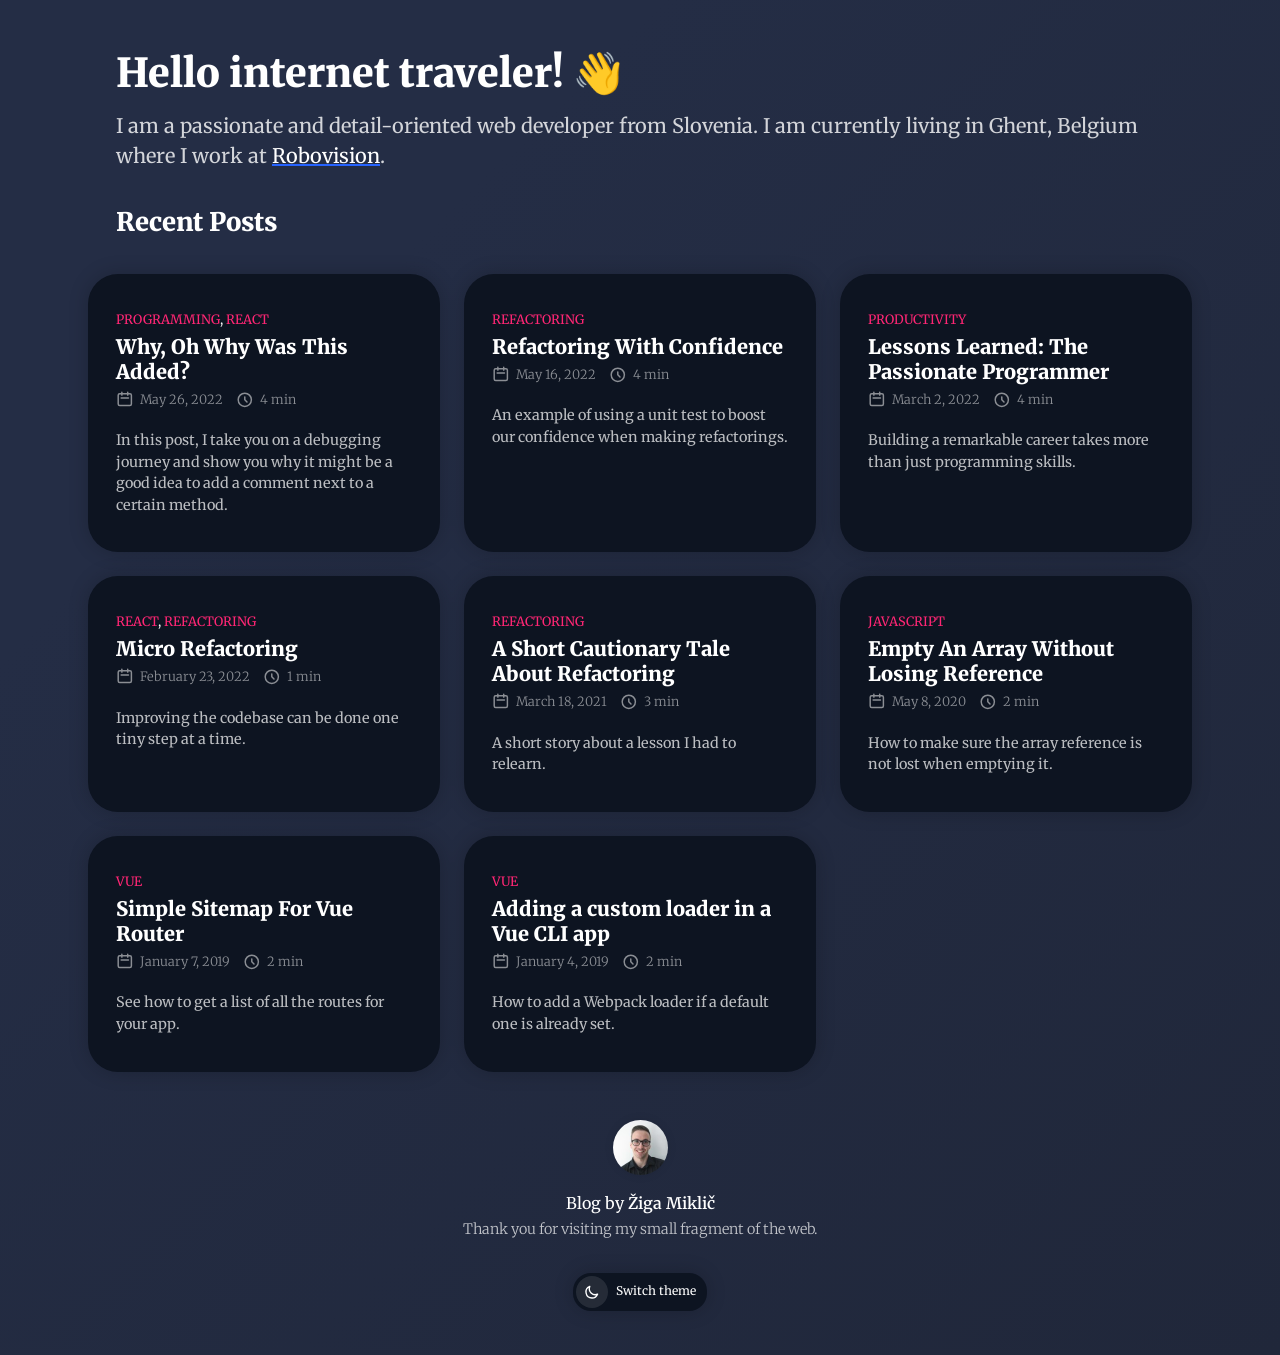
<file: index.html>
<!DOCTYPE html>
<html lang="en-US">
<head>
  <meta charset="UTF-8" />
  <meta name="viewport" content="width=device-width, initial-scale=1">
  <meta name="theme-color" content="#313846">
  <link rel="apple-touch-icon" sizes="180x180" href="/apple-touch-icon.png">
  <link rel="icon" type="image/png" sizes="32x32" href="/favicon-32x32.png">
  <link rel="icon" type="image/png" sizes="16x16" href="/favicon-16x16.png">
  <link rel="manifest" href="/site.webmanifest">
  <link rel="mask-icon" href="/safari-pinned-tab.svg" color="#313846">
  <link rel="preconnect" href="https://fonts.googleapis.com">
  <link rel="preconnect" href="https://fonts.gstatic.com" crossorigin>
  <link href="https://fonts.googleapis.com/css2?family=Merriweather:wght@300;400;700;900&display=swap" rel="stylesheet">
  <meta name="robots" content="index, follow, max-image-preview:large, max-snippet:-1, max-video-preview:-1" />
  <title>Blog by Žiga Miklič</title>
  <link rel="canonical" href="https://zigamiklic.com/" />
  <meta property="og:locale" content="en_US" />
  <meta property="og:type" content="website" />
  <meta property="og:title" content="Blog by Žiga Miklič" />
  <meta property="og:url" content="https://zigamiklic.com/" />
  <meta property="og:site_name" content="Blog by Žiga Miklič" />
  <meta name="twitter:card" content="summary_large_image" />
  <meta name="twitter:site" content="@zigamiklic" />
  <script type="application/ld+json">{"@context":"https://schema.org","@graph":[{"@type":"WebSite","@id":"https://zigamiklic.com/#website","url":"https://zigamiklic.com/","name":"Blog by Žiga Miklič","description":"","inLanguage":"en-US"},{"@type":"CollectionPage","@id":"https://zigamiklic.com/#webpage","url":"https://zigamiklic.com/","name":"Blog by Žiga Miklič","isPartOf":{"@id":"https://zigamiklic.com/#website"},"breadcrumb":{"@id":"https://zigamiklic.com/#breadcrumb"},"inLanguage":"en-US","potentialAction":[{"@type":"ReadAction","target":["https://zigamiklic.com/"]}]},{"@type":"BreadcrumbList","@id":"https://zigamiklic.com/#breadcrumb","itemListElement":[{"@type":"ListItem","position":1,"name":"Home"}]}]}</script>
  <link rel="stylesheet" href="/assets/css/reboot.min.css">
  <link rel="stylesheet" href="/assets/css/main.css">
  <script>
    (function () {
      var m = document.cookie.match(/(?:^|; )zm-theme=(light|dark)/);
      if (m) document.documentElement.classList.add("theme--" + m[1]);
    })();
  </script>
  <script src="/assets/js/app.js" defer></script>
</head>
<body>

  <div class="site">
    <div class="container">

<div class="hero">
	<div class="hero__title">Hello internet traveler! 👋</div>
	<div class="hero__text">
		I am a passionate and detail-oriented web developer from Slovenia. I am currently living in Ghent, Belgium where I work at <a href="https://robovision.ai/" target="_blank">Robovision</a>.
	</div>
</div>

<h2 class="heading heading--2">Recent Posts</h2>

<div class="posts">
	<article class="post">
  <a href="/why-oh-why/">
        <div class="post-categories">
      <div>
      <span class="post-category post-category--programming">Programming</span>, <span class="post-category post-category--react">React</span>      </div>
    </div>

    <h2 class="post__title">Why, Oh Why Was This Added?</h2>

    <div class="post-meta">
      <div class="post-meta__item post-meta__item--date">
        <svg xmlns="http://www.w3.org/2000/svg" fill="none" viewBox="0 0 24 24" stroke="currentColor" stroke-width="2">
          <path stroke-linecap="round" stroke-linejoin="round" d="M8 7V3m8 4V3m-9 8h10M5 21h14a2 2 0 002-2V7a2 2 0 00-2-2H5a2 2 0 00-2 2v12a2 2 0 002 2z" />
        </svg>
        May 26, 2022 
      </div>
      <div class="post-meta__item">
        <svg xmlns="http://www.w3.org/2000/svg" fill="none" viewBox="0 0 24 24" stroke="currentColor" stroke-width="2">
          <path stroke-linecap="round" stroke-linejoin="round" d="M12 8v4l3 3m6-3a9 9 0 11-18 0 9 9 0 0118 0z" />
        </svg>
        4 min
      </div>
    </div>

    <div class="post__desc">
      <p>In this post, I take you on a debugging journey and show you why it might be a good idea to add a comment next to a certain method.</p>
    </div>
  </a>
  <div class="post__shadow"></div>
</article><article class="post">
  <a href="/refactoring-with-confidence/">
        <div class="post-categories">
      <div>
      <span class="post-category post-category--refactoring">Refactoring</span>      </div>
    </div>

    <h2 class="post__title">Refactoring With Confidence</h2>

    <div class="post-meta">
      <div class="post-meta__item post-meta__item--date">
        <svg xmlns="http://www.w3.org/2000/svg" fill="none" viewBox="0 0 24 24" stroke="currentColor" stroke-width="2">
          <path stroke-linecap="round" stroke-linejoin="round" d="M8 7V3m8 4V3m-9 8h10M5 21h14a2 2 0 002-2V7a2 2 0 00-2-2H5a2 2 0 00-2 2v12a2 2 0 002 2z" />
        </svg>
        May 16, 2022 
      </div>
      <div class="post-meta__item">
        <svg xmlns="http://www.w3.org/2000/svg" fill="none" viewBox="0 0 24 24" stroke="currentColor" stroke-width="2">
          <path stroke-linecap="round" stroke-linejoin="round" d="M12 8v4l3 3m6-3a9 9 0 11-18 0 9 9 0 0118 0z" />
        </svg>
        4 min
      </div>
    </div>

    <div class="post__desc">
      <p>An example of using a unit test to boost our confidence when making refactorings.</p>
    </div>
  </a>
  <div class="post__shadow"></div>
</article><article class="post">
  <a href="/passionate-programmer/">
          <div class="post__image">
        <img width="1024" height="638" src="/assets/img/posts/passionate-programmer-book-cover.jpg" alt="Passionate Programmer book cover" loading="lazy" />      </div>
        <div class="post-categories">
      <div>
      <span class="post-category post-category--productivity">Productivity</span>      </div>
    </div>

    <h2 class="post__title">Lessons Learned: The Passionate Programmer</h2>

    <div class="post-meta">
      <div class="post-meta__item post-meta__item--date">
        <svg xmlns="http://www.w3.org/2000/svg" fill="none" viewBox="0 0 24 24" stroke="currentColor" stroke-width="2">
          <path stroke-linecap="round" stroke-linejoin="round" d="M8 7V3m8 4V3m-9 8h10M5 21h14a2 2 0 002-2V7a2 2 0 00-2-2H5a2 2 0 00-2 2v12a2 2 0 002 2z" />
        </svg>
        March 2, 2022 
      </div>
      <div class="post-meta__item">
        <svg xmlns="http://www.w3.org/2000/svg" fill="none" viewBox="0 0 24 24" stroke="currentColor" stroke-width="2">
          <path stroke-linecap="round" stroke-linejoin="round" d="M12 8v4l3 3m6-3a9 9 0 11-18 0 9 9 0 0118 0z" />
        </svg>
        4 min
      </div>
    </div>

    <div class="post__desc">
      <p>Building a remarkable career takes more than just programming skills.</p>
    </div>
  </a>
  <div class="post__shadow"></div>
</article><article class="post">
  <a href="/micro-refactoring/">
        <div class="post-categories">
      <div>
      <span class="post-category post-category--react">React</span>, <span class="post-category post-category--refactoring">Refactoring</span>      </div>
    </div>

    <h2 class="post__title">Micro Refactoring</h2>

    <div class="post-meta">
      <div class="post-meta__item post-meta__item--date">
        <svg xmlns="http://www.w3.org/2000/svg" fill="none" viewBox="0 0 24 24" stroke="currentColor" stroke-width="2">
          <path stroke-linecap="round" stroke-linejoin="round" d="M8 7V3m8 4V3m-9 8h10M5 21h14a2 2 0 002-2V7a2 2 0 00-2-2H5a2 2 0 00-2 2v12a2 2 0 002 2z" />
        </svg>
        February 23, 2022 
      </div>
      <div class="post-meta__item">
        <svg xmlns="http://www.w3.org/2000/svg" fill="none" viewBox="0 0 24 24" stroke="currentColor" stroke-width="2">
          <path stroke-linecap="round" stroke-linejoin="round" d="M12 8v4l3 3m6-3a9 9 0 11-18 0 9 9 0 0118 0z" />
        </svg>
        1 min
      </div>
    </div>

    <div class="post__desc">
      <p>Improving the codebase can be done one tiny step at a time.</p>
    </div>
  </a>
  <div class="post__shadow"></div>
</article><article class="post">
  <a href="/cautionary-tale/">
        <div class="post-categories">
      <div>
      <span class="post-category post-category--refactoring">Refactoring</span>      </div>
    </div>

    <h2 class="post__title">A Short Cautionary Tale About Refactoring</h2>

    <div class="post-meta">
      <div class="post-meta__item post-meta__item--date">
        <svg xmlns="http://www.w3.org/2000/svg" fill="none" viewBox="0 0 24 24" stroke="currentColor" stroke-width="2">
          <path stroke-linecap="round" stroke-linejoin="round" d="M8 7V3m8 4V3m-9 8h10M5 21h14a2 2 0 002-2V7a2 2 0 00-2-2H5a2 2 0 00-2 2v12a2 2 0 002 2z" />
        </svg>
        March 18, 2021 
      </div>
      <div class="post-meta__item">
        <svg xmlns="http://www.w3.org/2000/svg" fill="none" viewBox="0 0 24 24" stroke="currentColor" stroke-width="2">
          <path stroke-linecap="round" stroke-linejoin="round" d="M12 8v4l3 3m6-3a9 9 0 11-18 0 9 9 0 0118 0z" />
        </svg>
        3 min
      </div>
    </div>

    <div class="post__desc">
      <p>A short story about a lesson I had to relearn.</p>
    </div>
  </a>
  <div class="post__shadow"></div>
</article><article class="post">
  <a href="/empty-array-without-losing-reference/">
        <div class="post-categories">
      <div>
      <span class="post-category post-category--javascript">Javascript</span>      </div>
    </div>

    <h2 class="post__title">Empty An Array Without Losing Reference</h2>

    <div class="post-meta">
      <div class="post-meta__item post-meta__item--date">
        <svg xmlns="http://www.w3.org/2000/svg" fill="none" viewBox="0 0 24 24" stroke="currentColor" stroke-width="2">
          <path stroke-linecap="round" stroke-linejoin="round" d="M8 7V3m8 4V3m-9 8h10M5 21h14a2 2 0 002-2V7a2 2 0 00-2-2H5a2 2 0 00-2 2v12a2 2 0 002 2z" />
        </svg>
        May 8, 2020 
      </div>
      <div class="post-meta__item">
        <svg xmlns="http://www.w3.org/2000/svg" fill="none" viewBox="0 0 24 24" stroke="currentColor" stroke-width="2">
          <path stroke-linecap="round" stroke-linejoin="round" d="M12 8v4l3 3m6-3a9 9 0 11-18 0 9 9 0 0118 0z" />
        </svg>
        2 min
      </div>
    </div>

    <div class="post__desc">
      <p>How to make sure the array reference is not lost when emptying it.</p>
    </div>
  </a>
  <div class="post__shadow"></div>
</article><article class="post">
  <a href="/simple-sitemap-for-vue-router/">
        <div class="post-categories">
      <div>
      <span class="post-category post-category--vue">Vue</span>      </div>
    </div>

    <h2 class="post__title">Simple Sitemap For Vue Router</h2>

    <div class="post-meta">
      <div class="post-meta__item post-meta__item--date">
        <svg xmlns="http://www.w3.org/2000/svg" fill="none" viewBox="0 0 24 24" stroke="currentColor" stroke-width="2">
          <path stroke-linecap="round" stroke-linejoin="round" d="M8 7V3m8 4V3m-9 8h10M5 21h14a2 2 0 002-2V7a2 2 0 00-2-2H5a2 2 0 00-2 2v12a2 2 0 002 2z" />
        </svg>
        January 7, 2019 
      </div>
      <div class="post-meta__item">
        <svg xmlns="http://www.w3.org/2000/svg" fill="none" viewBox="0 0 24 24" stroke="currentColor" stroke-width="2">
          <path stroke-linecap="round" stroke-linejoin="round" d="M12 8v4l3 3m6-3a9 9 0 11-18 0 9 9 0 0118 0z" />
        </svg>
        2 min
      </div>
    </div>

    <div class="post__desc">
      <p>See how to get a list of all the routes for your app.</p>
    </div>
  </a>
  <div class="post__shadow"></div>
</article><article class="post">
  <a href="/custom-loader-vue-cli/">
        <div class="post-categories">
      <div>
      <span class="post-category post-category--vue">Vue</span>      </div>
    </div>

    <h2 class="post__title">Adding a custom loader in a Vue CLI app</h2>

    <div class="post-meta">
      <div class="post-meta__item post-meta__item--date">
        <svg xmlns="http://www.w3.org/2000/svg" fill="none" viewBox="0 0 24 24" stroke="currentColor" stroke-width="2">
          <path stroke-linecap="round" stroke-linejoin="round" d="M8 7V3m8 4V3m-9 8h10M5 21h14a2 2 0 002-2V7a2 2 0 00-2-2H5a2 2 0 00-2 2v12a2 2 0 002 2z" />
        </svg>
        January 4, 2019 
      </div>
      <div class="post-meta__item">
        <svg xmlns="http://www.w3.org/2000/svg" fill="none" viewBox="0 0 24 24" stroke="currentColor" stroke-width="2">
          <path stroke-linecap="round" stroke-linejoin="round" d="M12 8v4l3 3m6-3a9 9 0 11-18 0 9 9 0 0118 0z" />
        </svg>
        2 min
      </div>
    </div>

    <div class="post__desc">
      <p>How to add a Webpack loader if a default one is already set.</p>
    </div>
  </a>
  <div class="post__shadow"></div>
</article></div>

      <footer class="footer">
        <div class="footer__avatar">
          <img loading="lazy" src="/assets/img/avatar.jpg" alt="Žiga Miklič">
        </div>
        <div class="footer__main">Blog by <a target="_blank" rel="noreferrer" href="https://twitter.com/zigamiklic">Žiga Miklič</a></div>
        <div class="footer__desc">Thank you for visiting my small fragment of the web.</div>

        <button type="button" class="theme-switch" id="theme-switch">
          <svg xmlns="http://www.w3.org/2000/svg" class="theme-switch__icon-light" fill="none" viewBox="0 0 24 24" stroke="currentColor" stroke-width="2">
            <path stroke-linecap="round" stroke-linejoin="round" d="M12 3v1m0 16v1m9-9h-1M4 12H3m15.364 6.364l-.707-.707M6.343 6.343l-.707-.707m12.728 0l-.707.707M6.343 17.657l-.707.707M16 12a4 4 0 11-8 0 4 4 0 018 0z" />
          </svg>

          <svg xmlns="http://www.w3.org/2000/svg" class="theme-switch__icon-dark" fill="none" viewBox="0 0 24 24" stroke="currentColor" stroke-width="2">
            <path stroke-linecap="round" stroke-linejoin="round" d="M20.354 15.354A9 9 0 018.646 3.646 9.003 9.003 0 0012 21a9.003 9.003 0 008.354-5.646z" />
          </svg>

          Switch theme
        </button>
      </footer>  
    </div>
  </div>
</body>
</html>
</file>
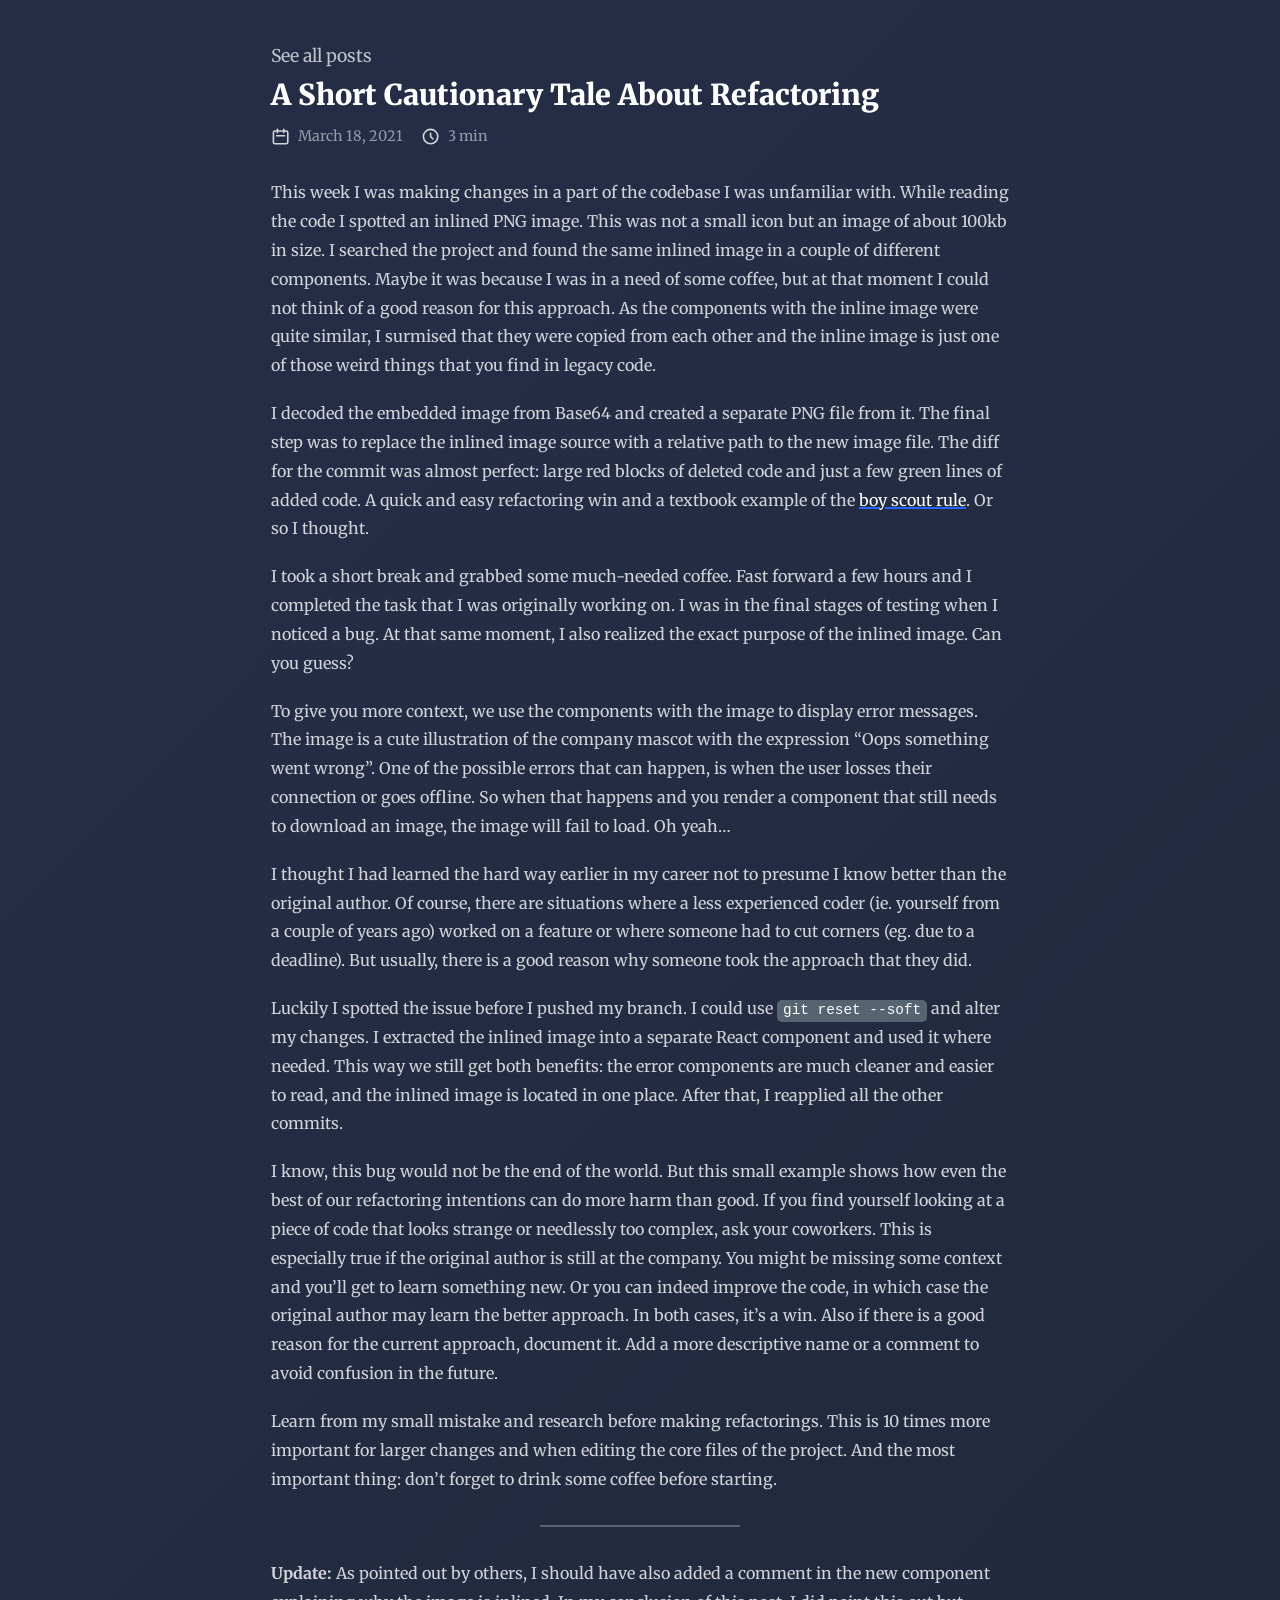
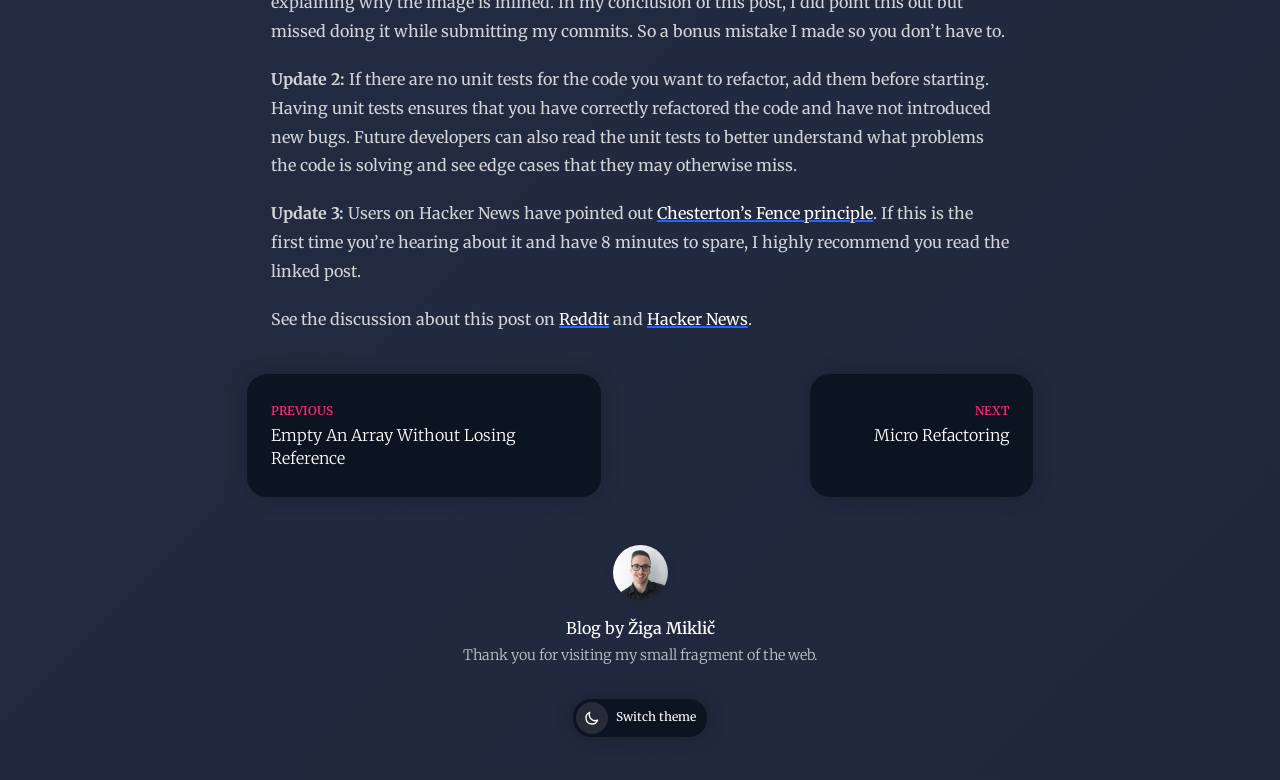
<file: cautionary-tale/index.html>
<!DOCTYPE html>
<html lang="en-US">
<head>
  <meta charset="UTF-8" />
  <meta name="viewport" content="width=device-width, initial-scale=1">
  <meta name="theme-color" content="#313846">
  <link rel="apple-touch-icon" sizes="180x180" href="/apple-touch-icon.png">
  <link rel="icon" type="image/png" sizes="32x32" href="/favicon-32x32.png">
  <link rel="icon" type="image/png" sizes="16x16" href="/favicon-16x16.png">
  <link rel="manifest" href="/site.webmanifest">
  <link rel="mask-icon" href="/safari-pinned-tab.svg" color="#313846">
  <link rel="preconnect" href="https://fonts.googleapis.com">
  <link rel="preconnect" href="https://fonts.gstatic.com" crossorigin>
  <link href="https://fonts.googleapis.com/css2?family=Merriweather:wght@300;400;700;900&display=swap" rel="stylesheet">
  <meta name="robots" content="index, follow, max-image-preview:large, max-snippet:-1, max-video-preview:-1" />
  <title>A Short Cautionary Tale About Refactoring</title>
  <link rel="canonical" href="https://zigamiklic.com/cautionary-tale/" />
  <meta property="og:locale" content="en_US" />
  <meta property="og:type" content="article" />
  <meta property="og:title" content="A Short Cautionary Tale About Refactoring" />
  <meta property="og:description" content="A short story about a lesson I had to relearn." />
  <meta property="og:url" content="https://zigamiklic.com/cautionary-tale/" />
  <meta property="og:site_name" content="Blog by Žiga Miklič" />
  <meta property="article:published_time" content="2021-03-18T23:18:52+00:00" />
  <meta property="article:modified_time" content="2022-05-26T11:35:15+00:00" />
  <meta property="og:image" content="https://zigamiklic.com/assets/img/posts/cautionary-tale.png" />
  <meta property="og:image:width" content="1200" />
  <meta property="og:image:height" content="675" />
  <meta property="og:image:type" content="image/png" />
  <meta name="twitter:card" content="summary_large_image" />
  <meta name="twitter:image" content="https://zigamiklic.com/assets/img/posts/cautionary-tale.png" />
  <meta name="twitter:creator" content="@zigamiklic" />
  <meta name="twitter:site" content="@zigamiklic" />
  <script type="application/ld+json">{"@context":"https://schema.org","@graph":[{"@type":"WebSite","@id":"https://zigamiklic.com/#website","url":"https://zigamiklic.com/","name":"Blog by Žiga Miklič","description":"","inLanguage":"en-US"},{"@type":"ImageObject","inLanguage":"en-US","@id":"https://zigamiklic.com/cautionary-tale/#primaryimage","url":"https://zigamiklic.com/assets/img/posts/cautionary-tale.png","contentUrl":"https://zigamiklic.com/assets/img/posts/cautionary-tale.png","width":1200,"height":675},{"@type":"WebPage","@id":"https://zigamiklic.com/cautionary-tale/#webpage","url":"https://zigamiklic.com/cautionary-tale/","name":"A Short Cautionary Tale About Refactoring","isPartOf":{"@id":"https://zigamiklic.com/#website"},"primaryImageOfPage":{"@id":"https://zigamiklic.com/cautionary-tale/#primaryimage"},"datePublished":"2021-03-18T23:18:52+00:00","dateModified":"2022-05-26T11:35:15+00:00","author":{"@id":"https://zigamiklic.com/#/schema/person/387c55cf9186d8933eac06ba734d7266"},"breadcrumb":{"@id":"https://zigamiklic.com/cautionary-tale/#breadcrumb"},"inLanguage":"en-US","potentialAction":[{"@type":"ReadAction","target":["https://zigamiklic.com/cautionary-tale/"]}]},{"@type":"BreadcrumbList","@id":"https://zigamiklic.com/cautionary-tale/#breadcrumb","itemListElement":[{"@type":"ListItem","position":1,"name":"Home","item":"https://zigamiklic.com/"},{"@type":"ListItem","position":2,"name":"A Short Cautionary Tale About Refactoring"}]},{"@type":"Person","@id":"https://zigamiklic.com/#/schema/person/387c55cf9186d8933eac06ba734d7266","name":"ziga-miklic","image":{"@type":"ImageObject","inLanguage":"en-US","@id":"https://zigamiklic.com/#/schema/person/image/","url":"https://secure.gravatar.com/avatar/b3e77ff043e47aa9160af3dacd6ec7fc?s=96&d=mm&r=g","contentUrl":"https://secure.gravatar.com/avatar/b3e77ff043e47aa9160af3dacd6ec7fc?s=96&d=mm&r=g","caption":"ziga-miklic"}}]}</script>
  <link rel="stylesheet" href="/assets/css/atom-one-dark.min.css">
  <link rel="stylesheet" href="/assets/css/reboot.min.css">
  <link rel="stylesheet" href="/assets/css/main.css">
  <script>
    (function () {
      var m = document.cookie.match(/(?:^|; )zm-theme=(light|dark)/);
      if (m) document.documentElement.classList.add("theme--" + m[1]);
    })();
  </script>
  <script src="/assets/js/app.js" defer></script>
</head>
<body class="single-post">

  <div class="site">
    <div class="container">

<a href="/" class="home-link">See all posts</a>

  <article class="post-single">
    <header class="post-single__header">
      <h1 class="post-single__title">A Short Cautionary Tale About Refactoring</h1>
      <div class="post-single-meta">
        <div class="post-single-meta__item--date">
          <svg xmlns="http://www.w3.org/2000/svg" fill="none" viewBox="0 0 24 24" stroke="currentColor" stroke-width="2">
            <path stroke-linecap="round" stroke-linejoin="round" d="M8 7V3m8 4V3m-9 8h10M5 21h14a2 2 0 002-2V7a2 2 0 00-2-2H5a2 2 0 00-2 2v12a2 2 0 002 2z" />
          </svg>
          March 18, 2021 
        </div>
        <div class="post-single-meta__item">
          <svg xmlns="http://www.w3.org/2000/svg" fill="none" viewBox="0 0 24 24" stroke="currentColor" stroke-width="2">
            <path stroke-linecap="round" stroke-linejoin="round" d="M12 8v4l3 3m6-3a9 9 0 11-18 0 9 9 0 0118 0z" />
          </svg>
          3 min
        </div>
      </div>

      <div class="post-single__img wp-block-image">    </header>

    <div class="post-single__content">

<p>This week I was making changes in a part of the codebase I was unfamiliar with. While reading the code I spotted an inlined PNG image. This was not a small icon but an image of about 100kb in size. I searched the project and found the same inlined image in a couple of different components. Maybe it was because I was in a need of some coffee, but at that moment I could not think of a good reason for this approach. As the components with the inline image were quite similar, I surmised that they were copied from each other and the inline image is just one of those weird things that you find in legacy code.</p>

<p>I decoded the embedded image from Base64 and created a separate PNG file from it. The final step was to replace the inlined image source with a relative path to the new image file. The diff for the commit was almost perfect: large red blocks of deleted code and just a few green lines of added code. A quick and easy refactoring win and a textbook example of the <a href="https://wiki.c2.com/?BoyScoutRule" target="_blank" rel="noreferrer noopener">boy scout rule</a>. Or so I thought.</p>

<p>I took a short break and grabbed some much-needed coffee. Fast forward a few hours and I completed the task that I was originally working on. I was in the final stages of testing when I noticed a bug. At that same moment, I also realized the exact purpose of the inlined image. Can you guess?</p>

<p>To give you more context, we use the components with the image to display error messages. The image is a cute illustration of the company mascot with the expression &#8220;Oops something went wrong&#8221;. One of the possible errors that can happen, is when the user losses their connection or goes offline. So when that happens and you render a component that still needs to download an image, the image will fail to load. Oh yeah…</p>

<p>I thought I had learned the hard way earlier in my career not to presume I know better than the original author. Of course, there are situations where a less experienced coder (ie. yourself from a couple of years ago) worked on a feature or where someone had to cut corners (eg. due to a deadline). But usually, there is a good reason why someone took the approach that they did.</p>

<p>Luckily I spotted the issue before I pushed my branch. I could use <code>git reset --soft</code> and alter my changes. I extracted the inlined image into a separate React component and used it where needed. This way we still get both benefits: the error components are much cleaner and easier to read, and the inlined image is located in one place. After that, I reapplied all the other commits.</p>

<p>I know, this bug would not be the end of the world. But this small example shows how even the best of our refactoring intentions can do more harm than good. If you find yourself looking at a piece of code that looks strange or needlessly too complex, ask your coworkers. This is especially true if the original author is still at the company. You might be missing some context and you&#8217;ll get to learn something new. Or you can indeed improve the code, in which case the original author may learn the better approach. In both cases, it&#8217;s a win. Also if there is a good reason for the current approach, document it. Add a more descriptive name or a comment to avoid confusion in the future.</p>

<p>Learn from my small mistake and research before making refactorings. This is 10 times more important for larger changes and when editing the core files of the project. And the most important thing: don&#8217;t forget to drink some coffee before starting.</p>

<hr class="wp-block-separator"/>

<p><strong>Update:</strong> As pointed out by others, I should have also added a comment in the new component explaining why the image is inlined. In my conclusion of this post, I did point this out but missed doing it while submitting my commits. So a bonus mistake I made so you don&#8217;t have to.</p>

<p><strong>Update 2:</strong> If there are no unit tests for the code you want to refactor, add them before starting. Having unit tests ensures that you have correctly refactored the code and have not introduced new bugs. Future developers can also read the unit tests to better understand what problems the code is solving and see edge cases that they may otherwise miss.</p>

<p><strong>Update 3:</strong> Users on Hacker News have pointed out <a href="https://fs.blog/2020/03/chestertons-fence/" target="_blank" rel="noreferrer noopener">Chesterton&#8217;s Fence principle</a>. If this is the first time you&#8217;re hearing about it and have 8 minutes to spare, I highly recommend you read the linked post.</p>

<p>See the discussion about this post on <a href="https://www.reddit.com/r/webdev/comments/m8f15a/a_short_cautionary_tale_about_refactoring/" target="_blank" rel="noreferrer noopener">Reddit</a> and <a href="https://news.ycombinator.com/item?id=26512036" target="_blank" rel="noreferrer noopener">Hacker News</a>.</p>
    </div>
  </article>

  
  <div class="post-nav">
            <a class="post-nav__prev" href="/empty-array-without-losing-reference/">
          Previous
          <small>Empty An Array Without Losing Reference</small>
        </a>
      
            <a class="post-nav__next" href="/micro-refactoring/">
          Next
          <small>Micro Refactoring</small>
        </a>
        </div>

      <footer class="footer">
        <div class="footer__avatar">
          <img loading="lazy" src="/assets/img/avatar.jpg" alt="Žiga Miklič">
        </div>
        <div class="footer__main">Blog by <a target="_blank" rel="noreferrer" href="https://twitter.com/zigamiklic">Žiga Miklič</a></div>
        <div class="footer__desc">Thank you for visiting my small fragment of the web.</div>

        <button type="button" class="theme-switch" id="theme-switch">
          <svg xmlns="http://www.w3.org/2000/svg" class="theme-switch__icon-light" fill="none" viewBox="0 0 24 24" stroke="currentColor" stroke-width="2">
            <path stroke-linecap="round" stroke-linejoin="round" d="M12 3v1m0 16v1m9-9h-1M4 12H3m15.364 6.364l-.707-.707M6.343 6.343l-.707-.707m12.728 0l-.707.707M6.343 17.657l-.707.707M16 12a4 4 0 11-8 0 4 4 0 018 0z" />
          </svg>

          <svg xmlns="http://www.w3.org/2000/svg" class="theme-switch__icon-dark" fill="none" viewBox="0 0 24 24" stroke="currentColor" stroke-width="2">
            <path stroke-linecap="round" stroke-linejoin="round" d="M20.354 15.354A9 9 0 018.646 3.646 9.003 9.003 0 0012 21a9.003 9.003 0 008.354-5.646z" />
          </svg>

          Switch theme
        </button>
      </footer>  
    </div>
  </div>
</body>
</html>
</file>
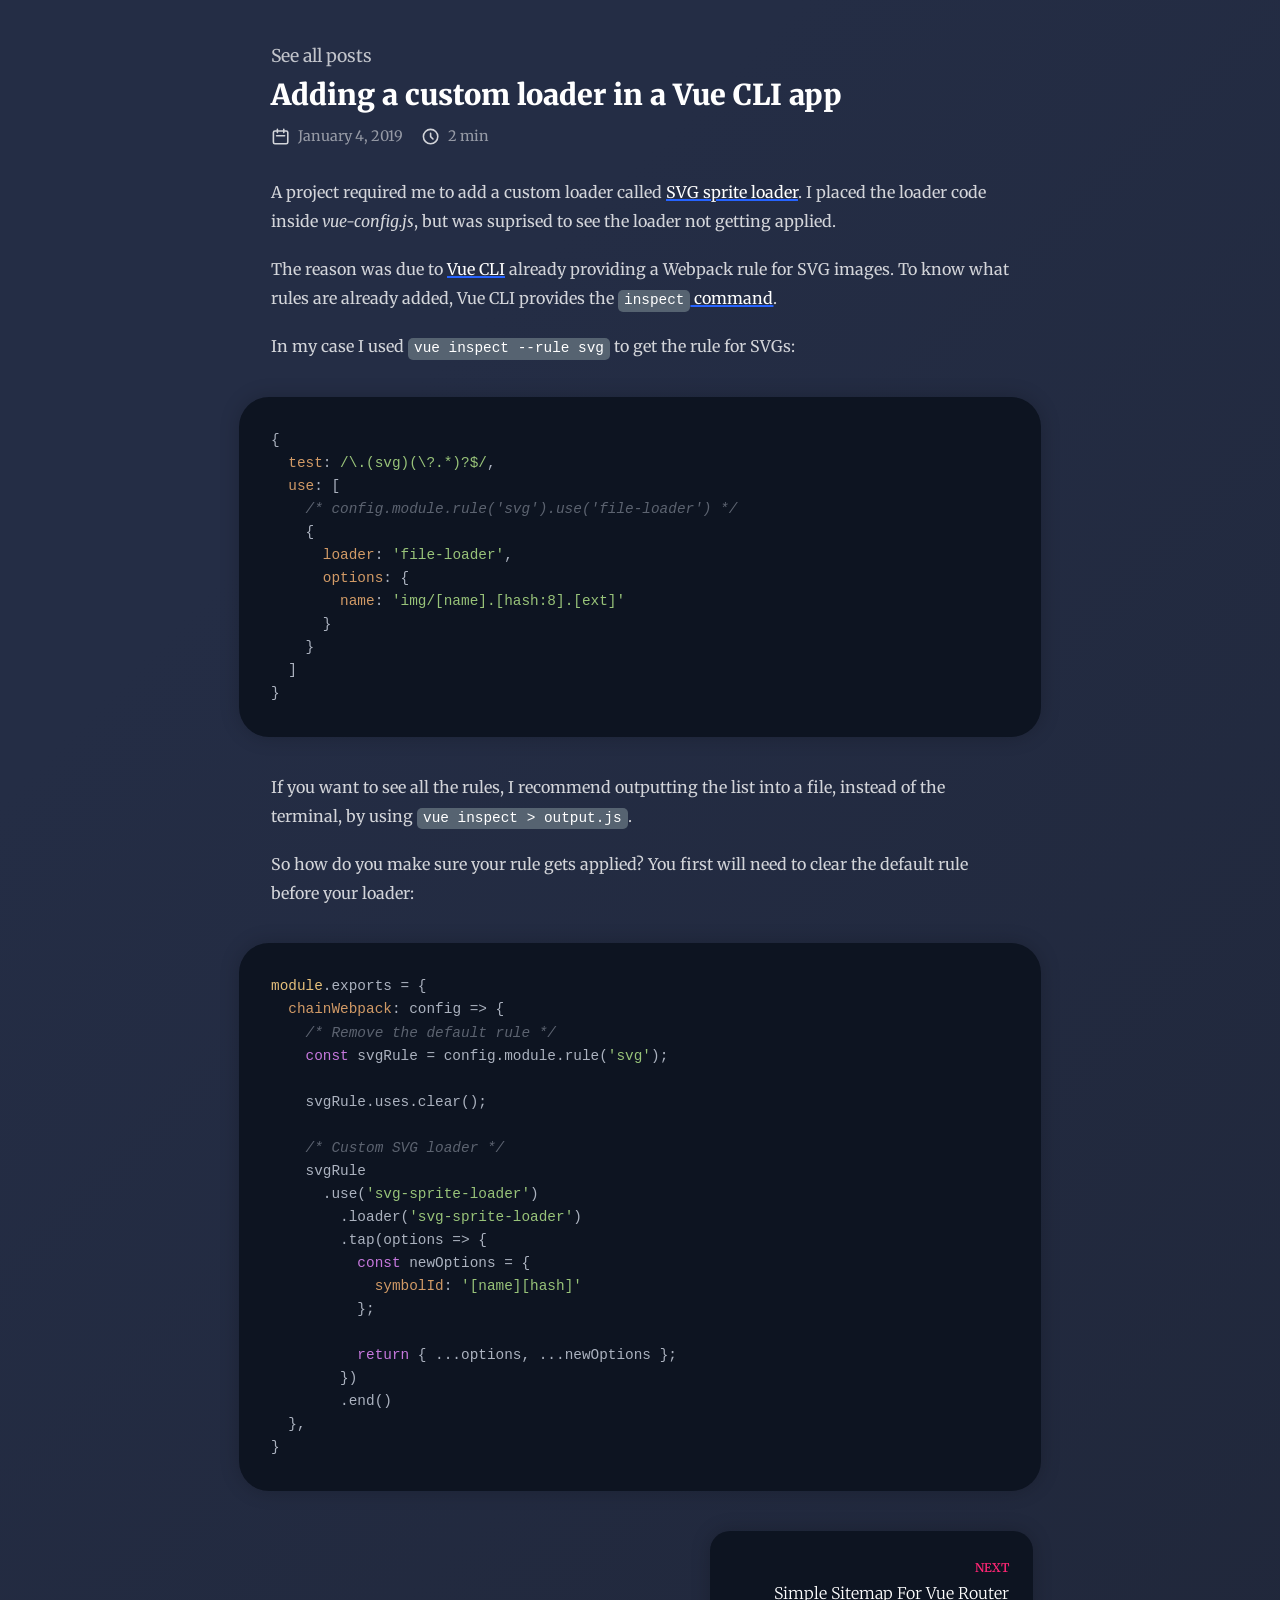
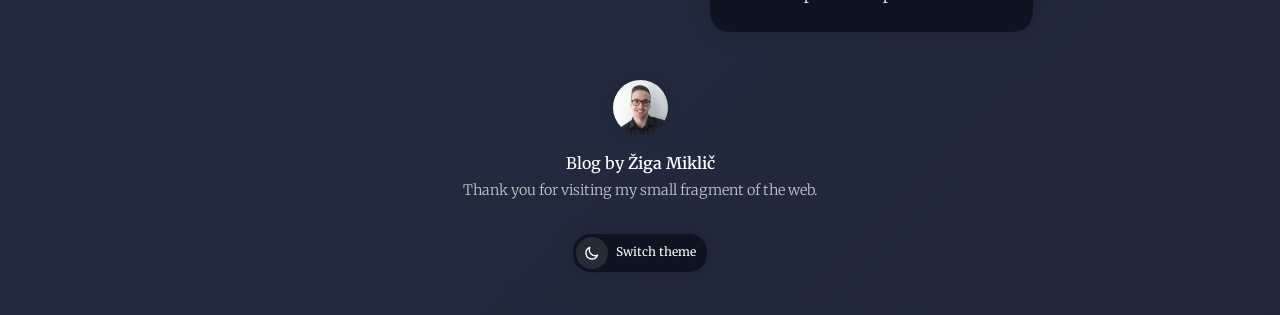
<file: custom-loader-vue-cli/index.html>
<!DOCTYPE html>
<html lang="en-US">
<head>
  <meta charset="UTF-8" />
  <meta name="viewport" content="width=device-width, initial-scale=1">
  <meta name="theme-color" content="#313846">
  <link rel="apple-touch-icon" sizes="180x180" href="/apple-touch-icon.png">
  <link rel="icon" type="image/png" sizes="32x32" href="/favicon-32x32.png">
  <link rel="icon" type="image/png" sizes="16x16" href="/favicon-16x16.png">
  <link rel="manifest" href="/site.webmanifest">
  <link rel="mask-icon" href="/safari-pinned-tab.svg" color="#313846">
  <link rel="preconnect" href="https://fonts.googleapis.com">
  <link rel="preconnect" href="https://fonts.gstatic.com" crossorigin>
  <link href="https://fonts.googleapis.com/css2?family=Merriweather:wght@300;400;700;900&display=swap" rel="stylesheet">
  <meta name="robots" content="index, follow, max-image-preview:large, max-snippet:-1, max-video-preview:-1" />
  <title>Adding a custom loader in a Vue CLI app</title>
  <link rel="canonical" href="https://zigamiklic.com/custom-loader-vue-cli/" />
  <meta property="og:locale" content="en_US" />
  <meta property="og:type" content="article" />
  <meta property="og:title" content="Adding a custom loader in a Vue CLI app" />
  <meta property="og:description" content="How to add a Webpack loader if a default one is already set." />
  <meta property="og:url" content="https://zigamiklic.com/custom-loader-vue-cli/" />
  <meta property="og:site_name" content="Blog by Žiga Miklič" />
  <meta property="article:published_time" content="2019-01-04T13:34:04+00:00" />
  <meta property="article:modified_time" content="2022-05-26T11:38:25+00:00" />
  <meta property="og:image" content="https://zigamiklic.com/assets/img/posts/custom-loader-vue-cli.png" />
  <meta property="og:image:width" content="1200" />
  <meta property="og:image:height" content="675" />
  <meta property="og:image:type" content="image/png" />
  <meta name="twitter:card" content="summary_large_image" />
  <meta name="twitter:image" content="https://zigamiklic.com/assets/img/posts/custom-loader-vue-cli.png" />
  <meta name="twitter:creator" content="@zigamiklic" />
  <meta name="twitter:site" content="@zigamiklic" />
  <script type="application/ld+json">{"@context":"https://schema.org","@graph":[{"@type":"WebSite","@id":"https://zigamiklic.com/#website","url":"https://zigamiklic.com/","name":"Blog by Žiga Miklič","description":"","inLanguage":"en-US"},{"@type":"ImageObject","inLanguage":"en-US","@id":"https://zigamiklic.com/custom-loader-vue-cli/#primaryimage","url":"https://zigamiklic.com/assets/img/posts/custom-loader-vue-cli.png","contentUrl":"https://zigamiklic.com/assets/img/posts/custom-loader-vue-cli.png","width":1200,"height":675},{"@type":"WebPage","@id":"https://zigamiklic.com/custom-loader-vue-cli/#webpage","url":"https://zigamiklic.com/custom-loader-vue-cli/","name":"Adding a custom loader in a Vue CLI app","isPartOf":{"@id":"https://zigamiklic.com/#website"},"primaryImageOfPage":{"@id":"https://zigamiklic.com/custom-loader-vue-cli/#primaryimage"},"datePublished":"2019-01-04T13:34:04+00:00","dateModified":"2022-05-26T11:38:25+00:00","author":{"@id":"https://zigamiklic.com/#/schema/person/387c55cf9186d8933eac06ba734d7266"},"breadcrumb":{"@id":"https://zigamiklic.com/custom-loader-vue-cli/#breadcrumb"},"inLanguage":"en-US","potentialAction":[{"@type":"ReadAction","target":["https://zigamiklic.com/custom-loader-vue-cli/"]}]},{"@type":"BreadcrumbList","@id":"https://zigamiklic.com/custom-loader-vue-cli/#breadcrumb","itemListElement":[{"@type":"ListItem","position":1,"name":"Home","item":"https://zigamiklic.com/"},{"@type":"ListItem","position":2,"name":"Adding a custom loader in a Vue CLI app"}]},{"@type":"Person","@id":"https://zigamiklic.com/#/schema/person/387c55cf9186d8933eac06ba734d7266","name":"ziga-miklic","image":{"@type":"ImageObject","inLanguage":"en-US","@id":"https://zigamiklic.com/#/schema/person/image/","url":"https://secure.gravatar.com/avatar/b3e77ff043e47aa9160af3dacd6ec7fc?s=96&d=mm&r=g","contentUrl":"https://secure.gravatar.com/avatar/b3e77ff043e47aa9160af3dacd6ec7fc?s=96&d=mm&r=g","caption":"ziga-miklic"}}]}</script>
  <link rel="stylesheet" href="/assets/css/atom-one-dark.min.css">
  <link rel="stylesheet" href="/assets/css/reboot.min.css">
  <link rel="stylesheet" href="/assets/css/main.css">
  <script>
    (function () {
      var m = document.cookie.match(/(?:^|; )zm-theme=(light|dark)/);
      if (m) document.documentElement.classList.add("theme--" + m[1]);
    })();
  </script>
  <script src="/assets/js/app.js" defer></script>
</head>
<body class="single-post">

  <div class="site">
    <div class="container">

<a href="/" class="home-link">See all posts</a>

  <article class="post-single">
    <header class="post-single__header">
      <h1 class="post-single__title">Adding a custom loader in a Vue CLI app</h1>
      <div class="post-single-meta">
        <div class="post-single-meta__item--date">
          <svg xmlns="http://www.w3.org/2000/svg" fill="none" viewBox="0 0 24 24" stroke="currentColor" stroke-width="2">
            <path stroke-linecap="round" stroke-linejoin="round" d="M8 7V3m8 4V3m-9 8h10M5 21h14a2 2 0 002-2V7a2 2 0 00-2-2H5a2 2 0 00-2 2v12a2 2 0 002 2z" />
          </svg>
          January 4, 2019 
        </div>
        <div class="post-single-meta__item">
          <svg xmlns="http://www.w3.org/2000/svg" fill="none" viewBox="0 0 24 24" stroke="currentColor" stroke-width="2">
            <path stroke-linecap="round" stroke-linejoin="round" d="M12 8v4l3 3m6-3a9 9 0 11-18 0 9 9 0 0118 0z" />
          </svg>
          2 min
        </div>
      </div>

      <div class="post-single__img wp-block-image">    </header>

    <div class="post-single__content">

<p>A project required me to add a custom loader called <a rel="noreferrer noopener" aria-label="SVG sprite loader (opens in a new tab)" href="https://github.com/kisenka/svg-sprite-loader" target="_blank">SVG sprite loader</a>. I placed the loader code inside <em>vue-config.js</em>, but was suprised to see the loader not getting applied. </p>

<p>The reason was due to <a rel="noreferrer noopener" aria-label="Vue CLI (opens in a new tab)" href="https://cli.vuejs.org/" target="_blank">Vue CLI</a> already providing a Webpack rule for SVG images. To know what rules are already added, Vue CLI provides the <a rel="noreferrer noopener" aria-label="inspect command (opens in a new tab)" href="https://cli.vuejs.org/guide/webpack.html#modifying-options-of-a-plugin" target="_blank"><code>inspect</code> command</a>. </p>

<p> In my case I used <code>vue inspect --rule svg</code> to get the rule for SVGs: </p>

<pre class="wp-block-code"><code class="hljs">{
  <span class="hljs-attr">test</span>: <span class="hljs-regexp">/\.(svg)(\?.*)?$/</span>,
  <span class="hljs-attr">use</span>: [
    <span class="hljs-comment">/* config.module.rule('svg').use('file-loader') */</span>
    {
      <span class="hljs-attr">loader</span>: <span class="hljs-string">'file-loader'</span>,
      <span class="hljs-attr">options</span>: {
        <span class="hljs-attr">name</span>: <span class="hljs-string">'img/[name].[hash:8].[ext]'</span>
      }
    }
  ]
}</code></pre>

<p>If you want to see all the rules, I recommend outputting the list into a file, instead of the terminal, by using <code>vue inspect &gt; output.js</code>. </p>

<p>So how do you make sure your rule gets applied? You first will need to clear the default rule before your loader: </p>

<pre class="wp-block-code"><code class="hljs"><span class="hljs-built_in">module</span>.exports = {
  <span class="hljs-attr">chainWebpack</span>: <span class="hljs-function"><span class="hljs-params">config</span> =&gt;</span> {
    <span class="hljs-comment">/* Remove the default rule */</span>
    <span class="hljs-keyword">const</span> svgRule = config.module.rule(<span class="hljs-string">'svg'</span>);

    svgRule.uses.clear();

    <span class="hljs-comment">/* Custom SVG loader */</span>
    svgRule
      .use(<span class="hljs-string">'svg-sprite-loader'</span>)
        .loader(<span class="hljs-string">'svg-sprite-loader'</span>)
        .tap(<span class="hljs-function"><span class="hljs-params">options</span> =&gt;</span> {
          <span class="hljs-keyword">const</span> newOptions = {
            <span class="hljs-attr">symbolId</span>: <span class="hljs-string">'[name][hash]'</span>
          };

          <span class="hljs-keyword">return</span> { ...options, ...newOptions };
        })
        .end()
  },
}</code></pre>
    </div>
  </article>

  
  <div class="post-nav">
    
            <a class="post-nav__next" href="/simple-sitemap-for-vue-router/">
          Next
          <small>Simple Sitemap For Vue Router</small>
        </a>
        </div>

      <footer class="footer">
        <div class="footer__avatar">
          <img loading="lazy" src="/assets/img/avatar.jpg" alt="Žiga Miklič">
        </div>
        <div class="footer__main">Blog by <a target="_blank" rel="noreferrer" href="https://twitter.com/zigamiklic">Žiga Miklič</a></div>
        <div class="footer__desc">Thank you for visiting my small fragment of the web.</div>

        <button type="button" class="theme-switch" id="theme-switch">
          <svg xmlns="http://www.w3.org/2000/svg" class="theme-switch__icon-light" fill="none" viewBox="0 0 24 24" stroke="currentColor" stroke-width="2">
            <path stroke-linecap="round" stroke-linejoin="round" d="M12 3v1m0 16v1m9-9h-1M4 12H3m15.364 6.364l-.707-.707M6.343 6.343l-.707-.707m12.728 0l-.707.707M6.343 17.657l-.707.707M16 12a4 4 0 11-8 0 4 4 0 018 0z" />
          </svg>

          <svg xmlns="http://www.w3.org/2000/svg" class="theme-switch__icon-dark" fill="none" viewBox="0 0 24 24" stroke="currentColor" stroke-width="2">
            <path stroke-linecap="round" stroke-linejoin="round" d="M20.354 15.354A9 9 0 018.646 3.646 9.003 9.003 0 0012 21a9.003 9.003 0 008.354-5.646z" />
          </svg>

          Switch theme
        </button>
      </footer>  
    </div>
  </div>
</body>
</html>
</file>
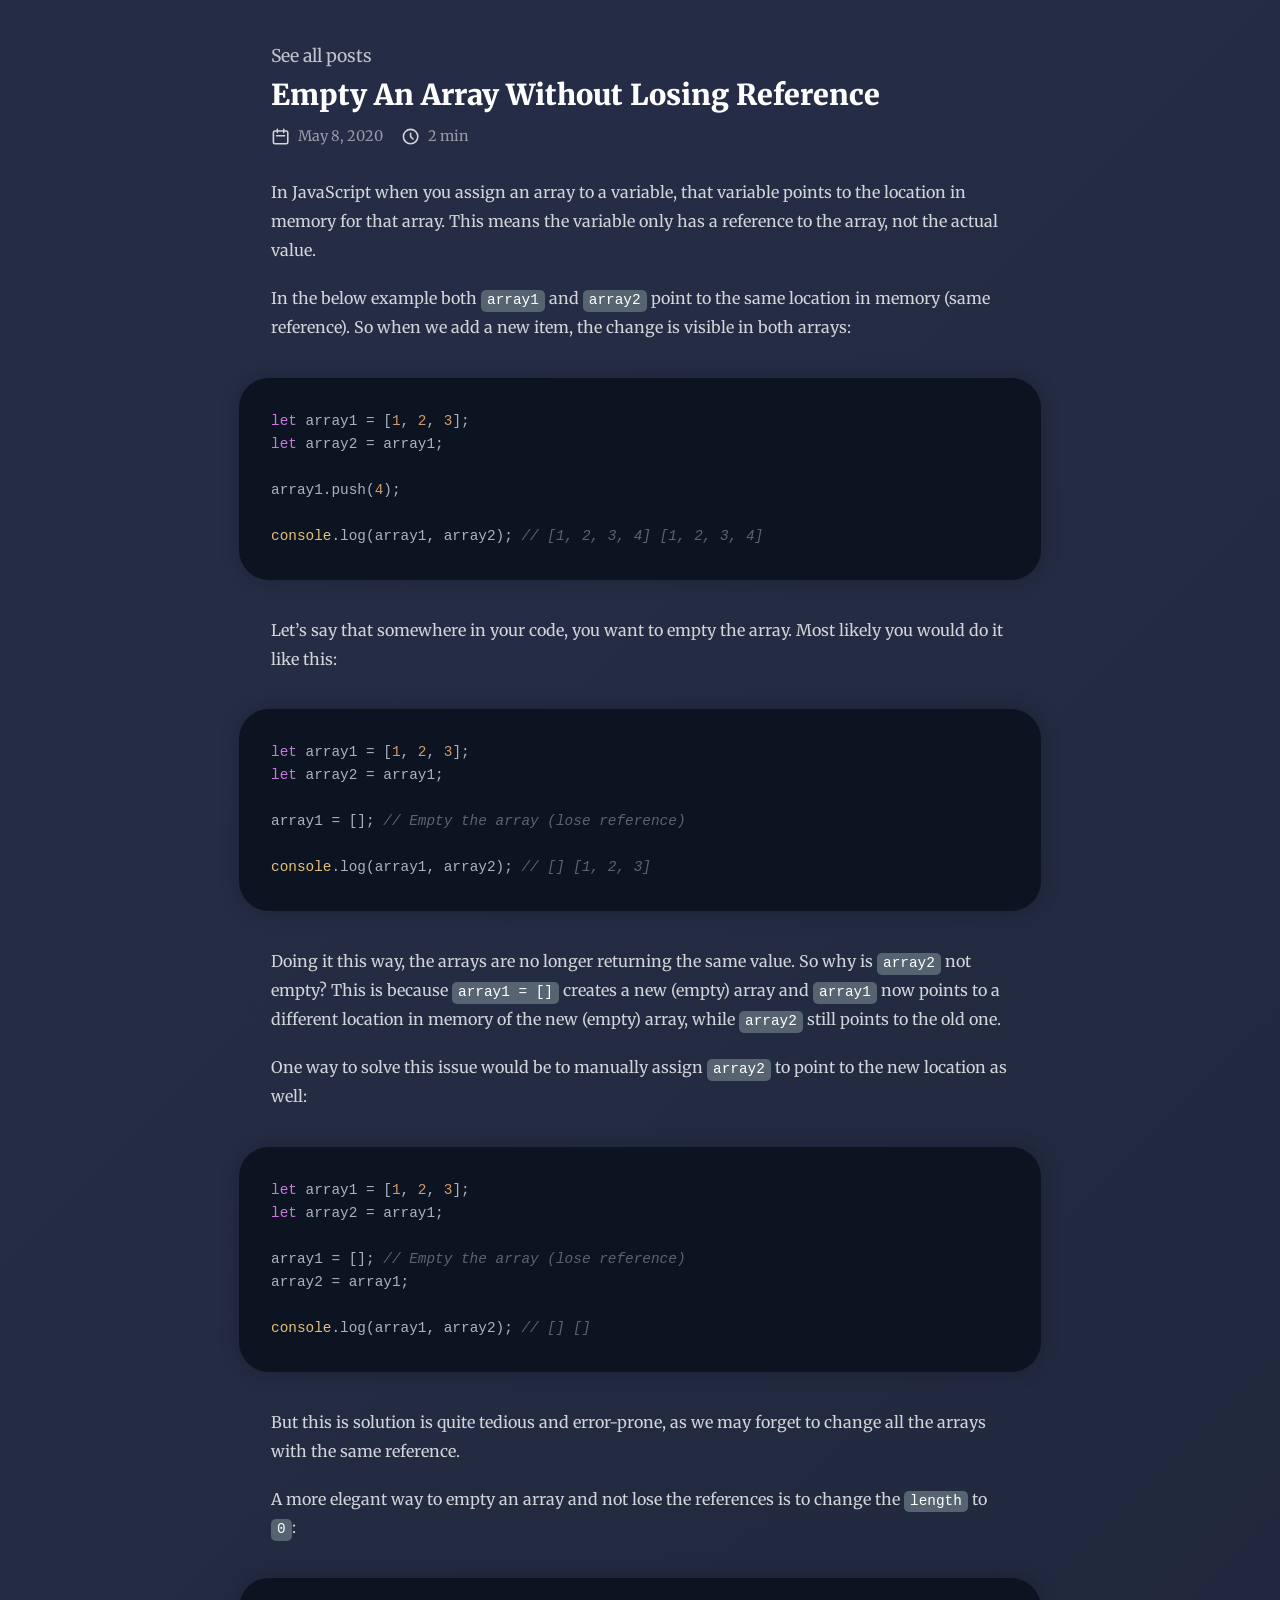
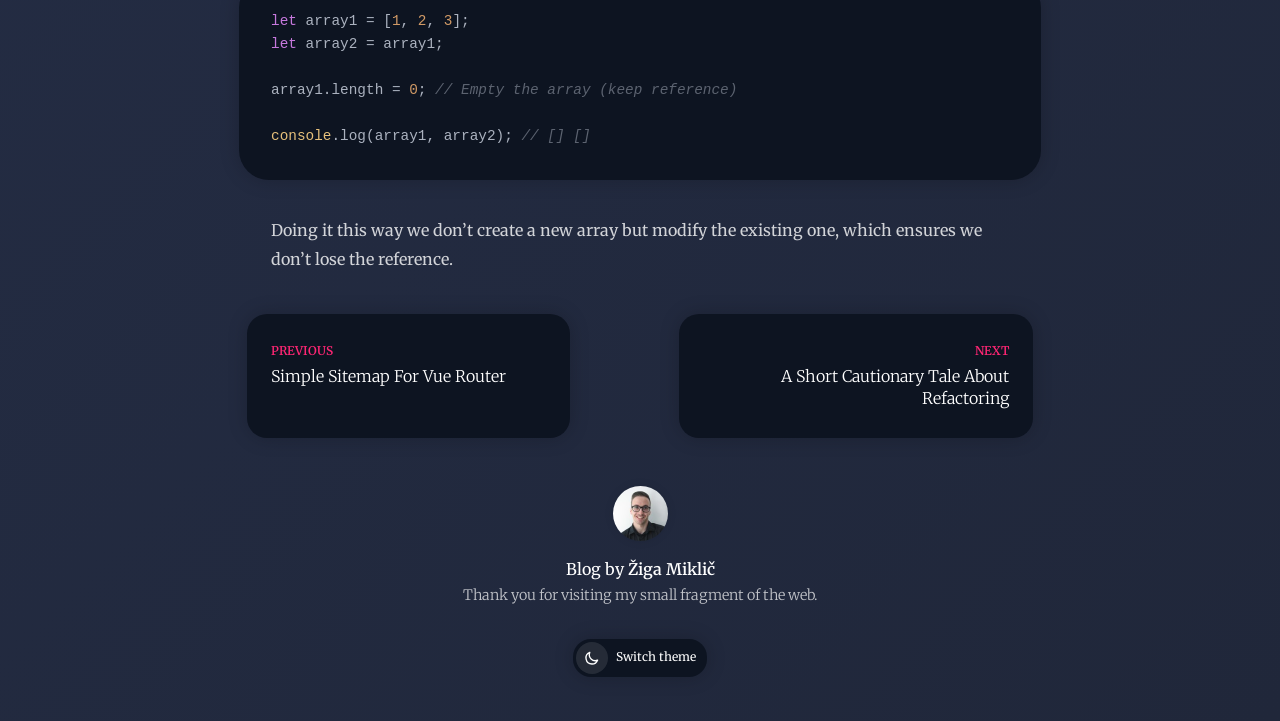
<file: empty-array-without-losing-reference/index.html>
<!DOCTYPE html>
<html lang="en-US">
<head>
  <meta charset="UTF-8" />
  <meta name="viewport" content="width=device-width, initial-scale=1">
  <meta name="theme-color" content="#313846">
  <link rel="apple-touch-icon" sizes="180x180" href="/apple-touch-icon.png">
  <link rel="icon" type="image/png" sizes="32x32" href="/favicon-32x32.png">
  <link rel="icon" type="image/png" sizes="16x16" href="/favicon-16x16.png">
  <link rel="manifest" href="/site.webmanifest">
  <link rel="mask-icon" href="/safari-pinned-tab.svg" color="#313846">
  <link rel="preconnect" href="https://fonts.googleapis.com">
  <link rel="preconnect" href="https://fonts.gstatic.com" crossorigin>
  <link href="https://fonts.googleapis.com/css2?family=Merriweather:wght@300;400;700;900&display=swap" rel="stylesheet">
  <meta name="robots" content="index, follow, max-image-preview:large, max-snippet:-1, max-video-preview:-1" />
  <title>Empty An Array Without Losing Reference</title>
  <link rel="canonical" href="https://zigamiklic.com/empty-array-without-losing-reference/" />
  <meta property="og:locale" content="en_US" />
  <meta property="og:type" content="article" />
  <meta property="og:title" content="Empty An Array Without Losing Reference" />
  <meta property="og:description" content="How to make sure the array reference is not lost when emptying it." />
  <meta property="og:url" content="https://zigamiklic.com/empty-array-without-losing-reference/" />
  <meta property="og:site_name" content="Blog by Žiga Miklič" />
  <meta property="article:published_time" content="2020-05-08T19:02:26+00:00" />
  <meta property="article:modified_time" content="2022-05-26T11:36:37+00:00" />
  <meta property="og:image" content="https://zigamiklic.com/assets/img/posts/empty-array-without-losing-reference.png" />
  <meta property="og:image:width" content="1200" />
  <meta property="og:image:height" content="675" />
  <meta property="og:image:type" content="image/png" />
  <meta name="twitter:card" content="summary_large_image" />
  <meta name="twitter:image" content="https://zigamiklic.com/assets/img/posts/empty-array-without-losing-reference.png" />
  <meta name="twitter:creator" content="@zigamiklic" />
  <meta name="twitter:site" content="@zigamiklic" />
  <script type="application/ld+json">{"@context":"https://schema.org","@graph":[{"@type":"WebSite","@id":"https://zigamiklic.com/#website","url":"https://zigamiklic.com/","name":"Blog by Žiga Miklič","description":"","inLanguage":"en-US"},{"@type":"ImageObject","inLanguage":"en-US","@id":"https://zigamiklic.com/empty-array-without-losing-reference/#primaryimage","url":"https://zigamiklic.com/assets/img/posts/empty-array-without-losing-reference.png","contentUrl":"https://zigamiklic.com/assets/img/posts/empty-array-without-losing-reference.png","width":1200,"height":675},{"@type":"WebPage","@id":"https://zigamiklic.com/empty-array-without-losing-reference/#webpage","url":"https://zigamiklic.com/empty-array-without-losing-reference/","name":"Empty An Array Without Losing Reference","isPartOf":{"@id":"https://zigamiklic.com/#website"},"primaryImageOfPage":{"@id":"https://zigamiklic.com/empty-array-without-losing-reference/#primaryimage"},"datePublished":"2020-05-08T19:02:26+00:00","dateModified":"2022-05-26T11:36:37+00:00","author":{"@id":"https://zigamiklic.com/#/schema/person/387c55cf9186d8933eac06ba734d7266"},"breadcrumb":{"@id":"https://zigamiklic.com/empty-array-without-losing-reference/#breadcrumb"},"inLanguage":"en-US","potentialAction":[{"@type":"ReadAction","target":["https://zigamiklic.com/empty-array-without-losing-reference/"]}]},{"@type":"BreadcrumbList","@id":"https://zigamiklic.com/empty-array-without-losing-reference/#breadcrumb","itemListElement":[{"@type":"ListItem","position":1,"name":"Home","item":"https://zigamiklic.com/"},{"@type":"ListItem","position":2,"name":"Empty An Array Without Losing Reference"}]},{"@type":"Person","@id":"https://zigamiklic.com/#/schema/person/387c55cf9186d8933eac06ba734d7266","name":"ziga-miklic","image":{"@type":"ImageObject","inLanguage":"en-US","@id":"https://zigamiklic.com/#/schema/person/image/","url":"https://secure.gravatar.com/avatar/b3e77ff043e47aa9160af3dacd6ec7fc?s=96&d=mm&r=g","contentUrl":"https://secure.gravatar.com/avatar/b3e77ff043e47aa9160af3dacd6ec7fc?s=96&d=mm&r=g","caption":"ziga-miklic"}}]}</script>
  <link rel="stylesheet" href="/assets/css/atom-one-dark.min.css">
  <link rel="stylesheet" href="/assets/css/reboot.min.css">
  <link rel="stylesheet" href="/assets/css/main.css">
  <script>
    (function () {
      var m = document.cookie.match(/(?:^|; )zm-theme=(light|dark)/);
      if (m) document.documentElement.classList.add("theme--" + m[1]);
    })();
  </script>
  <script src="/assets/js/app.js" defer></script>
</head>
<body class="single-post">

  <div class="site">
    <div class="container">

<a href="/" class="home-link">See all posts</a>

  <article class="post-single">
    <header class="post-single__header">
      <h1 class="post-single__title">Empty An Array Without Losing Reference</h1>
      <div class="post-single-meta">
        <div class="post-single-meta__item--date">
          <svg xmlns="http://www.w3.org/2000/svg" fill="none" viewBox="0 0 24 24" stroke="currentColor" stroke-width="2">
            <path stroke-linecap="round" stroke-linejoin="round" d="M8 7V3m8 4V3m-9 8h10M5 21h14a2 2 0 002-2V7a2 2 0 00-2-2H5a2 2 0 00-2 2v12a2 2 0 002 2z" />
          </svg>
          May 8, 2020 
        </div>
        <div class="post-single-meta__item">
          <svg xmlns="http://www.w3.org/2000/svg" fill="none" viewBox="0 0 24 24" stroke="currentColor" stroke-width="2">
            <path stroke-linecap="round" stroke-linejoin="round" d="M12 8v4l3 3m6-3a9 9 0 11-18 0 9 9 0 0118 0z" />
          </svg>
          2 min
        </div>
      </div>

      <div class="post-single__img wp-block-image">    </header>

    <div class="post-single__content">

<p>In JavaScript when you assign an array to a variable, that variable points to the location in memory for that array. This means the variable only has a reference to the array, not the actual value.</p>

<p>In the below example both <code>array1</code> and <code>array2</code> point to the same location in memory (same reference). So when we add a new item, the change is visible in both arrays:</p>

<pre class="wp-block-code"><code class="hljs"><span class="hljs-keyword">let</span> array1 = [<span class="hljs-number">1</span>, <span class="hljs-number">2</span>, <span class="hljs-number">3</span>];
<span class="hljs-keyword">let</span> array2 = array1;

array1.push(<span class="hljs-number">4</span>);

<span class="hljs-built_in">console</span>.log(array1, array2); <span class="hljs-comment">// [1, 2, 3, 4] [1, 2, 3, 4]</span></code></pre>

<p>Let&#8217;s say that somewhere in your code, you want to empty the array. Most likely you would do it like this:</p>

<pre class="wp-block-code"><code class="hljs"><span class="hljs-keyword">let</span> array1 = [<span class="hljs-number">1</span>, <span class="hljs-number">2</span>, <span class="hljs-number">3</span>];
<span class="hljs-keyword">let</span> array2 = array1;

array1 = []; <span class="hljs-comment">// Empty the array (lose reference)</span>

<span class="hljs-built_in">console</span>.log(array1, array2); <span class="hljs-comment">// [] [1, 2, 3]</span></code></pre>

<p>Doing it this way, the arrays are no longer returning the same value. So why is <code>array2</code> not empty? This is because <code>array1 = []</code> creates a new (empty) array and <code>array1</code> now points to a different location in memory of the new (empty) array, while <code>array2</code> still points to the old one.</p>

<p>One way to solve this issue would be to manually assign <code>array2</code> to point to the new location as well:</p>

<pre class="wp-block-code"><code class="hljs"><span class="hljs-keyword">let</span> array1 = [<span class="hljs-number">1</span>, <span class="hljs-number">2</span>, <span class="hljs-number">3</span>];
<span class="hljs-keyword">let</span> array2 = array1;

array1 = []; <span class="hljs-comment">// Empty the array (lose reference)</span>
array2 = array1;

<span class="hljs-built_in">console</span>.log(array1, array2); <span class="hljs-comment">// [] []</span></code></pre>

<p>But this is solution is quite tedious and error-prone, as we may forget to change all the arrays with the same reference.</p>

<p>A more elegant way to empty an array and not lose the references is to change the <code>length</code> to <code>0</code>:</p>

<pre class="wp-block-code"><code class="hljs"><span class="hljs-keyword">let</span> array1 = [<span class="hljs-number">1</span>, <span class="hljs-number">2</span>, <span class="hljs-number">3</span>];
<span class="hljs-keyword">let</span> array2 = array1;

array1.length = <span class="hljs-number">0</span>; <span class="hljs-comment">// Empty the array (keep reference)</span>

<span class="hljs-built_in">console</span>.log(array1, array2); <span class="hljs-comment">// [] []</span></code></pre>

<p>Doing it this way we don&#8217;t create a new array but modify the existing one, which ensures we don&#8217;t lose the reference.</p>
    </div>
  </article>

  
  <div class="post-nav">
            <a class="post-nav__prev" href="/simple-sitemap-for-vue-router/">
          Previous
          <small>Simple Sitemap For Vue Router</small>
        </a>
      
            <a class="post-nav__next" href="/cautionary-tale/">
          Next
          <small>A Short Cautionary Tale About Refactoring</small>
        </a>
        </div>

      <footer class="footer">
        <div class="footer__avatar">
          <img loading="lazy" src="/assets/img/avatar.jpg" alt="Žiga Miklič">
        </div>
        <div class="footer__main">Blog by <a target="_blank" rel="noreferrer" href="https://twitter.com/zigamiklic">Žiga Miklič</a></div>
        <div class="footer__desc">Thank you for visiting my small fragment of the web.</div>

        <button type="button" class="theme-switch" id="theme-switch">
          <svg xmlns="http://www.w3.org/2000/svg" class="theme-switch__icon-light" fill="none" viewBox="0 0 24 24" stroke="currentColor" stroke-width="2">
            <path stroke-linecap="round" stroke-linejoin="round" d="M12 3v1m0 16v1m9-9h-1M4 12H3m15.364 6.364l-.707-.707M6.343 6.343l-.707-.707m12.728 0l-.707.707M6.343 17.657l-.707.707M16 12a4 4 0 11-8 0 4 4 0 018 0z" />
          </svg>

          <svg xmlns="http://www.w3.org/2000/svg" class="theme-switch__icon-dark" fill="none" viewBox="0 0 24 24" stroke="currentColor" stroke-width="2">
            <path stroke-linecap="round" stroke-linejoin="round" d="M20.354 15.354A9 9 0 018.646 3.646 9.003 9.003 0 0012 21a9.003 9.003 0 008.354-5.646z" />
          </svg>

          Switch theme
        </button>
      </footer>  
    </div>
  </div>
</body>
</html>
</file>
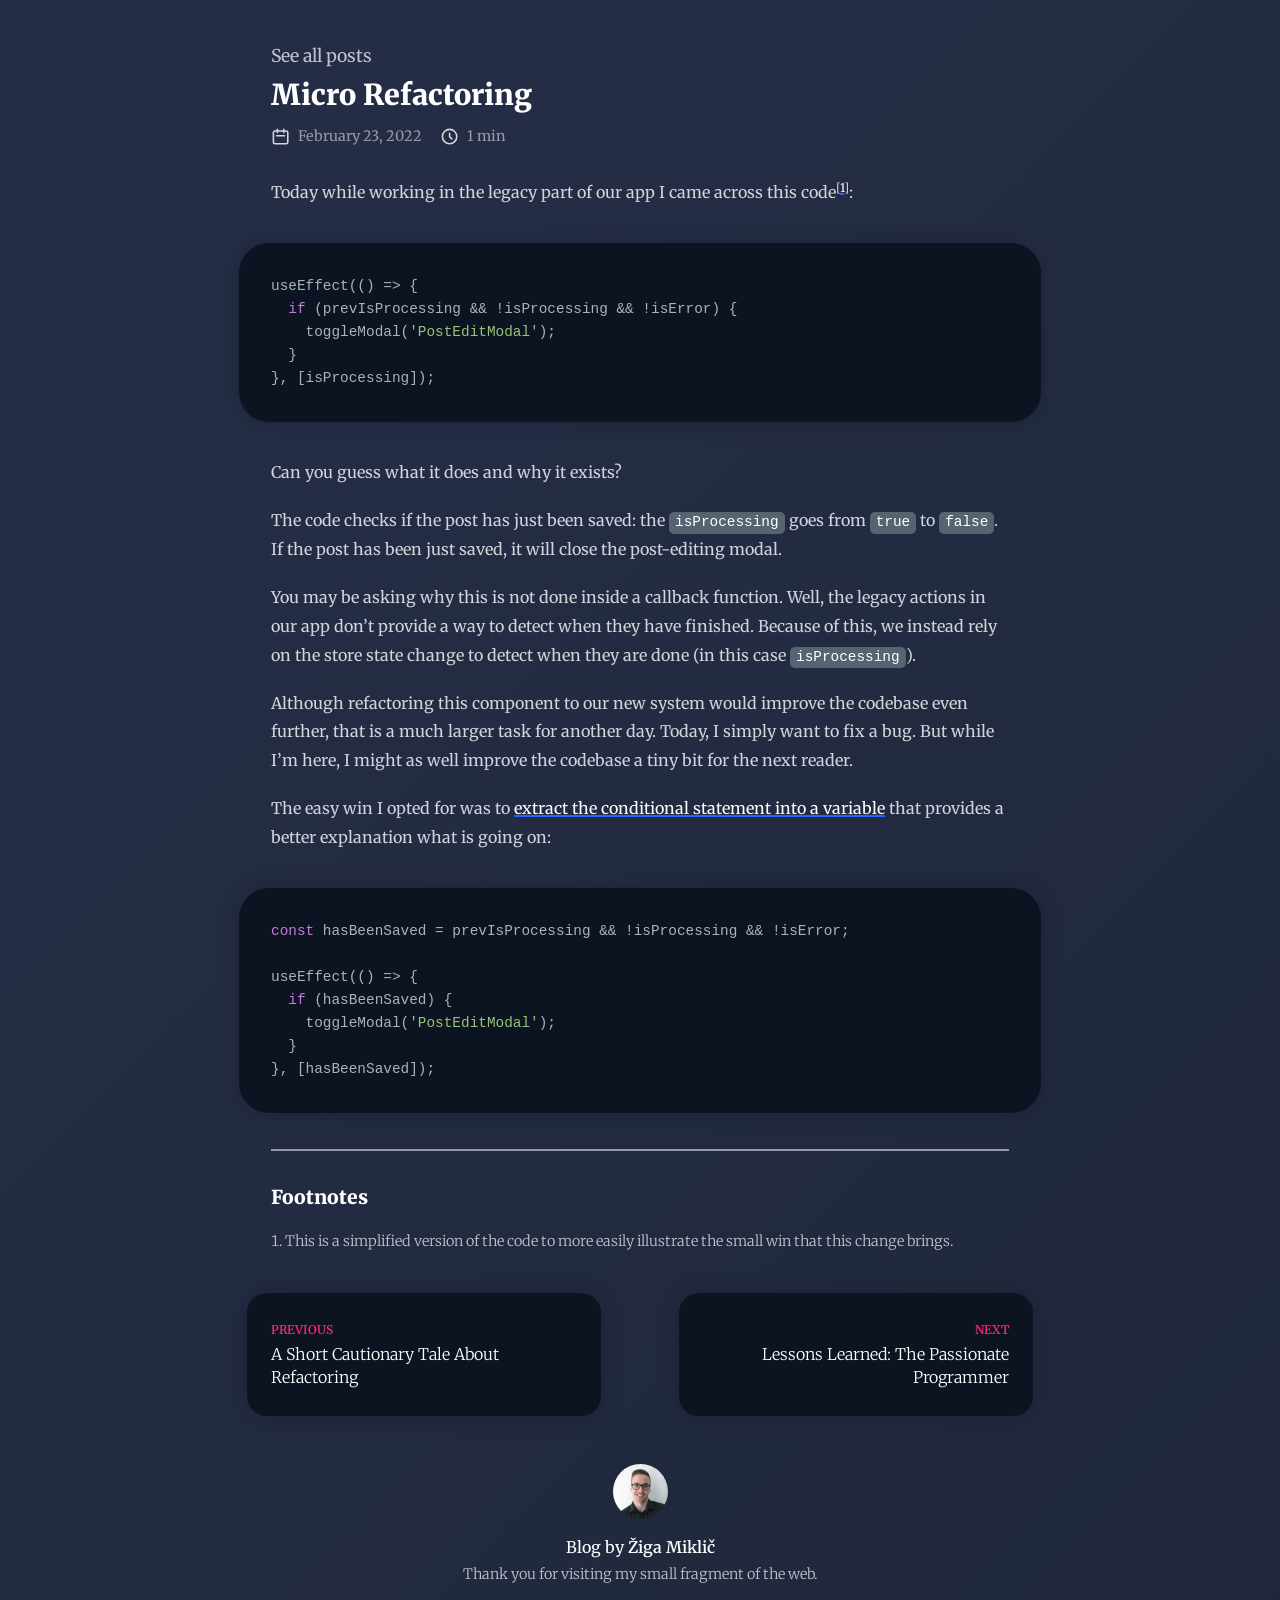
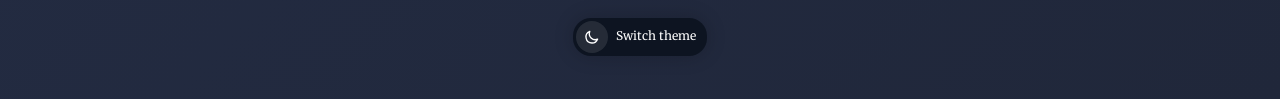
<file: micro-refactoring/index.html>
<!DOCTYPE html>
<html lang="en-US">
<head>
  <meta charset="UTF-8" />
  <meta name="viewport" content="width=device-width, initial-scale=1">
  <meta name="theme-color" content="#313846">
  <link rel="apple-touch-icon" sizes="180x180" href="/apple-touch-icon.png">
  <link rel="icon" type="image/png" sizes="32x32" href="/favicon-32x32.png">
  <link rel="icon" type="image/png" sizes="16x16" href="/favicon-16x16.png">
  <link rel="manifest" href="/site.webmanifest">
  <link rel="mask-icon" href="/safari-pinned-tab.svg" color="#313846">
  <link rel="preconnect" href="https://fonts.googleapis.com">
  <link rel="preconnect" href="https://fonts.gstatic.com" crossorigin>
  <link href="https://fonts.googleapis.com/css2?family=Merriweather:wght@300;400;700;900&display=swap" rel="stylesheet">
  <meta name="robots" content="index, follow, max-image-preview:large, max-snippet:-1, max-video-preview:-1" />
  <title>Micro Refactoring</title>
  <link rel="canonical" href="https://zigamiklic.com/micro-refactoring/" />
  <meta property="og:locale" content="en_US" />
  <meta property="og:type" content="article" />
  <meta property="og:title" content="Micro Refactoring" />
  <meta property="og:description" content="Improving the codebase can be done one tiny step at a time." />
  <meta property="og:url" content="https://zigamiklic.com/micro-refactoring/" />
  <meta property="og:site_name" content="Blog by Žiga Miklič" />
  <meta property="article:published_time" content="2022-02-23T16:48:59+00:00" />
  <meta property="article:modified_time" content="2022-05-26T11:33:52+00:00" />
  <meta property="og:image" content="https://zigamiklic.com/assets/img/posts/micro-refactoring.png" />
  <meta property="og:image:width" content="1200" />
  <meta property="og:image:height" content="675" />
  <meta property="og:image:type" content="image/png" />
  <meta name="twitter:card" content="summary_large_image" />
  <meta name="twitter:image" content="https://zigamiklic.com/assets/img/posts/micro-refactoring.png" />
  <meta name="twitter:creator" content="@zigamiklic" />
  <meta name="twitter:site" content="@zigamiklic" />
  <script type="application/ld+json">{"@context":"https://schema.org","@graph":[{"@type":"WebSite","@id":"https://zigamiklic.com/#website","url":"https://zigamiklic.com/","name":"Blog by Žiga Miklič","description":"","inLanguage":"en-US"},{"@type":"ImageObject","inLanguage":"en-US","@id":"https://zigamiklic.com/micro-refactoring/#primaryimage","url":"https://zigamiklic.com/assets/img/posts/micro-refactoring.png","contentUrl":"https://zigamiklic.com/assets/img/posts/micro-refactoring.png","width":1200,"height":675},{"@type":"WebPage","@id":"https://zigamiklic.com/micro-refactoring/#webpage","url":"https://zigamiklic.com/micro-refactoring/","name":"Micro Refactoring","isPartOf":{"@id":"https://zigamiklic.com/#website"},"primaryImageOfPage":{"@id":"https://zigamiklic.com/micro-refactoring/#primaryimage"},"datePublished":"2022-02-23T16:48:59+00:00","dateModified":"2022-05-26T11:33:52+00:00","author":{"@id":"https://zigamiklic.com/#/schema/person/387c55cf9186d8933eac06ba734d7266"},"breadcrumb":{"@id":"https://zigamiklic.com/micro-refactoring/#breadcrumb"},"inLanguage":"en-US","potentialAction":[{"@type":"ReadAction","target":["https://zigamiklic.com/micro-refactoring/"]}]},{"@type":"BreadcrumbList","@id":"https://zigamiklic.com/micro-refactoring/#breadcrumb","itemListElement":[{"@type":"ListItem","position":1,"name":"Home","item":"https://zigamiklic.com/"},{"@type":"ListItem","position":2,"name":"Micro Refactoring"}]},{"@type":"Person","@id":"https://zigamiklic.com/#/schema/person/387c55cf9186d8933eac06ba734d7266","name":"ziga-miklic","image":{"@type":"ImageObject","inLanguage":"en-US","@id":"https://zigamiklic.com/#/schema/person/image/","url":"https://secure.gravatar.com/avatar/b3e77ff043e47aa9160af3dacd6ec7fc?s=96&d=mm&r=g","contentUrl":"https://secure.gravatar.com/avatar/b3e77ff043e47aa9160af3dacd6ec7fc?s=96&d=mm&r=g","caption":"ziga-miklic"}}]}</script>
  <link rel="stylesheet" href="/assets/css/atom-one-dark.min.css">
  <link rel="stylesheet" href="/assets/css/reboot.min.css">
  <link rel="stylesheet" href="/assets/css/main.css">
  <script>
    (function () {
      var m = document.cookie.match(/(?:^|; )zm-theme=(light|dark)/);
      if (m) document.documentElement.classList.add("theme--" + m[1]);
    })();
  </script>
  <script src="/assets/js/app.js" defer></script>
</head>
<body class="single-post">

  <div class="site">
    <div class="container">

<a href="/" class="home-link">See all posts</a>

  <article class="post-single">
    <header class="post-single__header">
      <h1 class="post-single__title">Micro Refactoring</h1>
      <div class="post-single-meta">
        <div class="post-single-meta__item--date">
          <svg xmlns="http://www.w3.org/2000/svg" fill="none" viewBox="0 0 24 24" stroke="currentColor" stroke-width="2">
            <path stroke-linecap="round" stroke-linejoin="round" d="M8 7V3m8 4V3m-9 8h10M5 21h14a2 2 0 002-2V7a2 2 0 00-2-2H5a2 2 0 00-2 2v12a2 2 0 002 2z" />
          </svg>
          February 23, 2022 
        </div>
        <div class="post-single-meta__item">
          <svg xmlns="http://www.w3.org/2000/svg" fill="none" viewBox="0 0 24 24" stroke="currentColor" stroke-width="2">
            <path stroke-linecap="round" stroke-linejoin="round" d="M12 8v4l3 3m6-3a9 9 0 11-18 0 9 9 0 0118 0z" />
          </svg>
          1 min
        </div>
      </div>

      <div class="post-single__img wp-block-image">    </header>

    <div class="post-single__content">

<p>Today while working in the legacy part of our app I came across this code<sup>[<a href="#footnotes">1</a>]</sup>:</p>

<pre class="wp-block-code"><code class="hljs">useEffect(<span class="hljs-function"><span class="hljs-params">()</span> =&gt;</span> {
  <span class="hljs-keyword">if</span> (prevIsProcessing &amp;&amp; !isProcessing &amp;&amp; !isError) {
    toggleModal(<span class="hljs-string">'PostEditModal'</span>);
  }
}, [isProcessing]);</code></pre>

<p>Can you guess what it does and why it exists?</p>

<p>The code checks if the post has just been saved: the <code>isProcessing</code> goes from <code>true</code> to <code>false</code>. If the post has been just saved, it will close the post-editing modal.</p>

<p>You may be asking why this is not done inside a callback function. Well, the legacy actions in our app don&#8217;t provide a way to detect when they have finished. Because of this, we instead rely on the store state change to detect when they are done (in this case <code>isProcessing</code>).</p>

<p>Although refactoring this component to our new system would improve the codebase even further, that is a much larger task for another day. Today, I simply want to fix a bug. But while I’m here, I might as well improve the codebase a tiny bit for the next reader.</p>

<p>The easy win I opted for was to <a href="https://refactoring.com/catalog/extractVariable.html" target="_blank" rel="noreferrer noopener">extract the conditional statement into a variable</a> that provides a better explanation what is going on:</p>

<pre class="wp-block-code"><code class="hljs"><span class="hljs-keyword">const</span> hasBeenSaved = prevIsProcessing &amp;&amp; !isProcessing &amp;&amp; !isError;

useEffect(<span class="hljs-function"><span class="hljs-params">()</span> =&gt;</span> {
  <span class="hljs-keyword">if</span> (hasBeenSaved) {
    toggleModal(<span class="hljs-string">'PostEditModal'</span>);
  }
}, [hasBeenSaved]);</code></pre>

<p></p>
    </div>
  </article>

  		<div class="post-footnotes" id="footnotes">
      <div class="post-footnotes__title">Footnotes</div>
			<ol>
<li>This is a simplified version of the code to more easily illustrate the small win that this change brings.</li>
</ol>
		</div>
		
  <div class="post-nav">
            <a class="post-nav__prev" href="/cautionary-tale/">
          Previous
          <small>A Short Cautionary Tale About Refactoring</small>
        </a>
      
            <a class="post-nav__next" href="/passionate-programmer/">
          Next
          <small>Lessons Learned: The Passionate Programmer</small>
        </a>
        </div>

      <footer class="footer">
        <div class="footer__avatar">
          <img loading="lazy" src="/assets/img/avatar.jpg" alt="Žiga Miklič">
        </div>
        <div class="footer__main">Blog by <a target="_blank" rel="noreferrer" href="https://twitter.com/zigamiklic">Žiga Miklič</a></div>
        <div class="footer__desc">Thank you for visiting my small fragment of the web.</div>

        <button type="button" class="theme-switch" id="theme-switch">
          <svg xmlns="http://www.w3.org/2000/svg" class="theme-switch__icon-light" fill="none" viewBox="0 0 24 24" stroke="currentColor" stroke-width="2">
            <path stroke-linecap="round" stroke-linejoin="round" d="M12 3v1m0 16v1m9-9h-1M4 12H3m15.364 6.364l-.707-.707M6.343 6.343l-.707-.707m12.728 0l-.707.707M6.343 17.657l-.707.707M16 12a4 4 0 11-8 0 4 4 0 018 0z" />
          </svg>

          <svg xmlns="http://www.w3.org/2000/svg" class="theme-switch__icon-dark" fill="none" viewBox="0 0 24 24" stroke="currentColor" stroke-width="2">
            <path stroke-linecap="round" stroke-linejoin="round" d="M20.354 15.354A9 9 0 018.646 3.646 9.003 9.003 0 0012 21a9.003 9.003 0 008.354-5.646z" />
          </svg>

          Switch theme
        </button>
      </footer>  
    </div>
  </div>
</body>
</html>
</file>
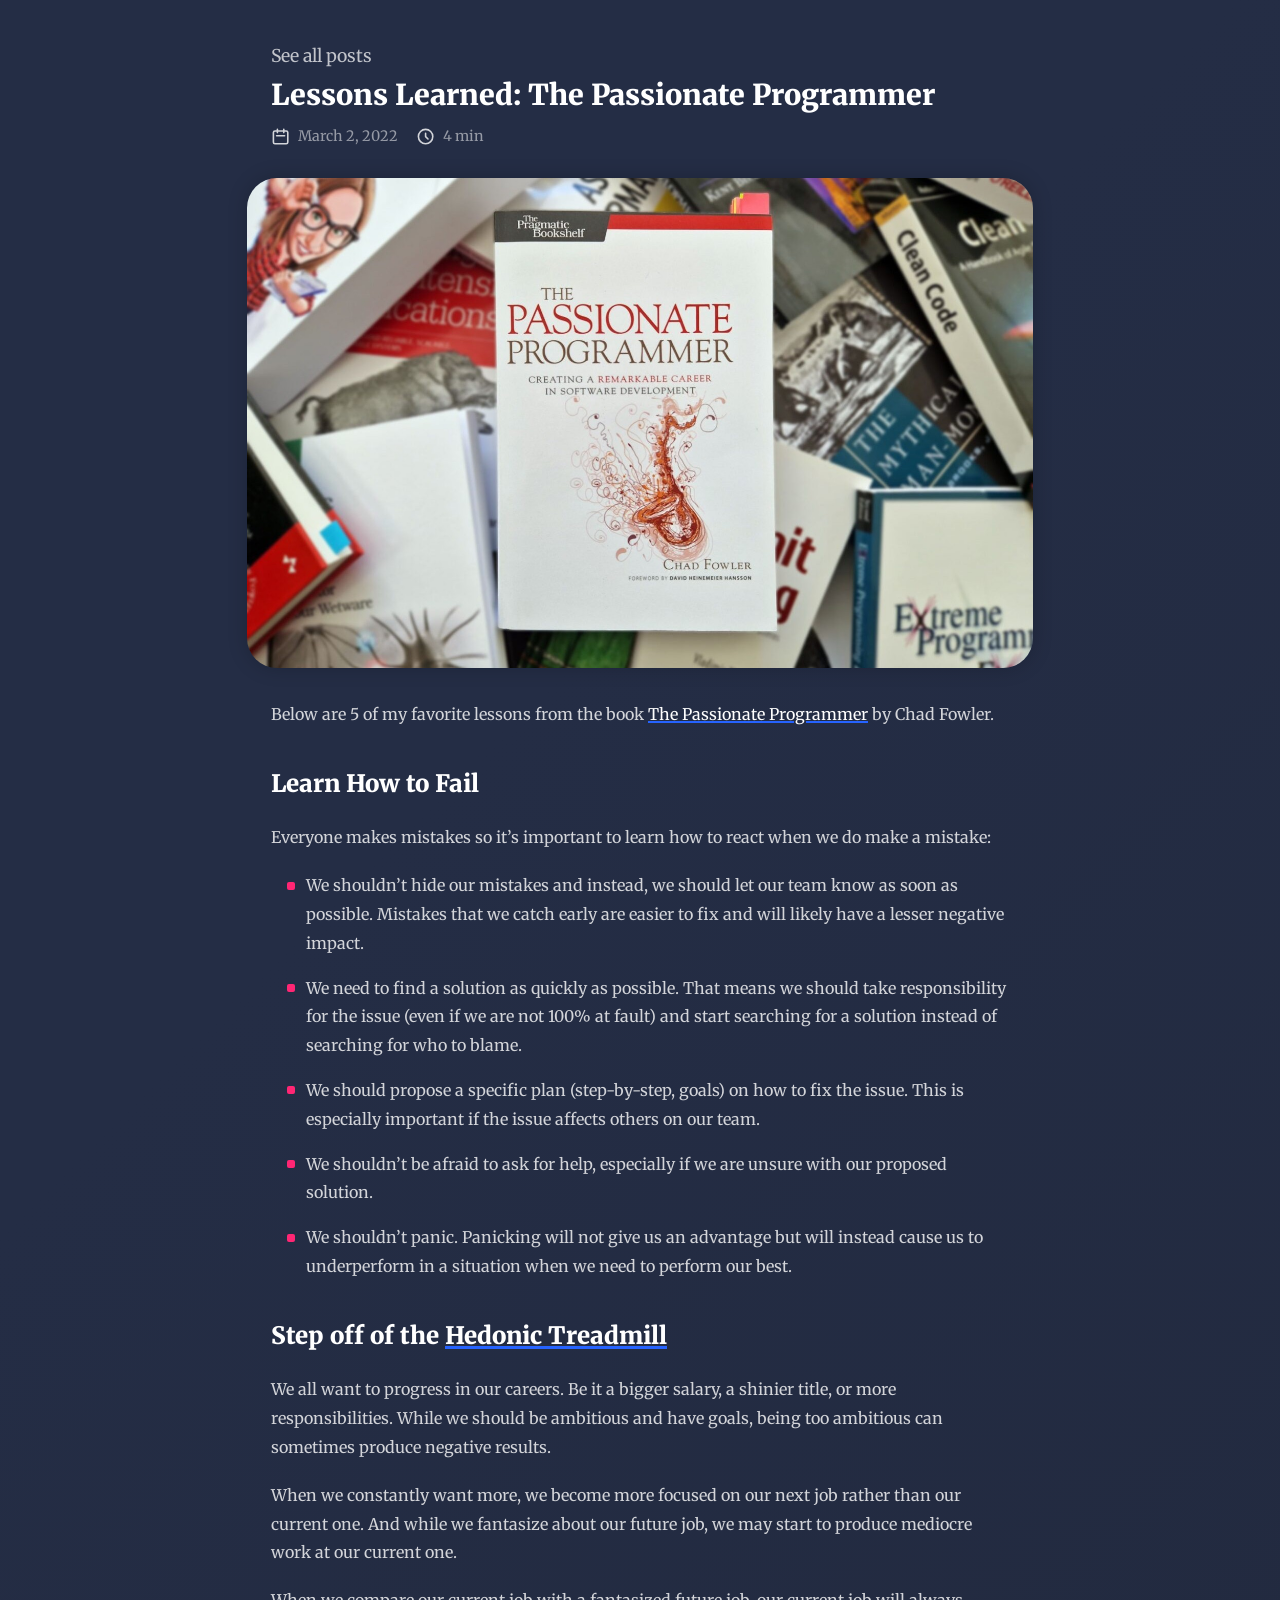
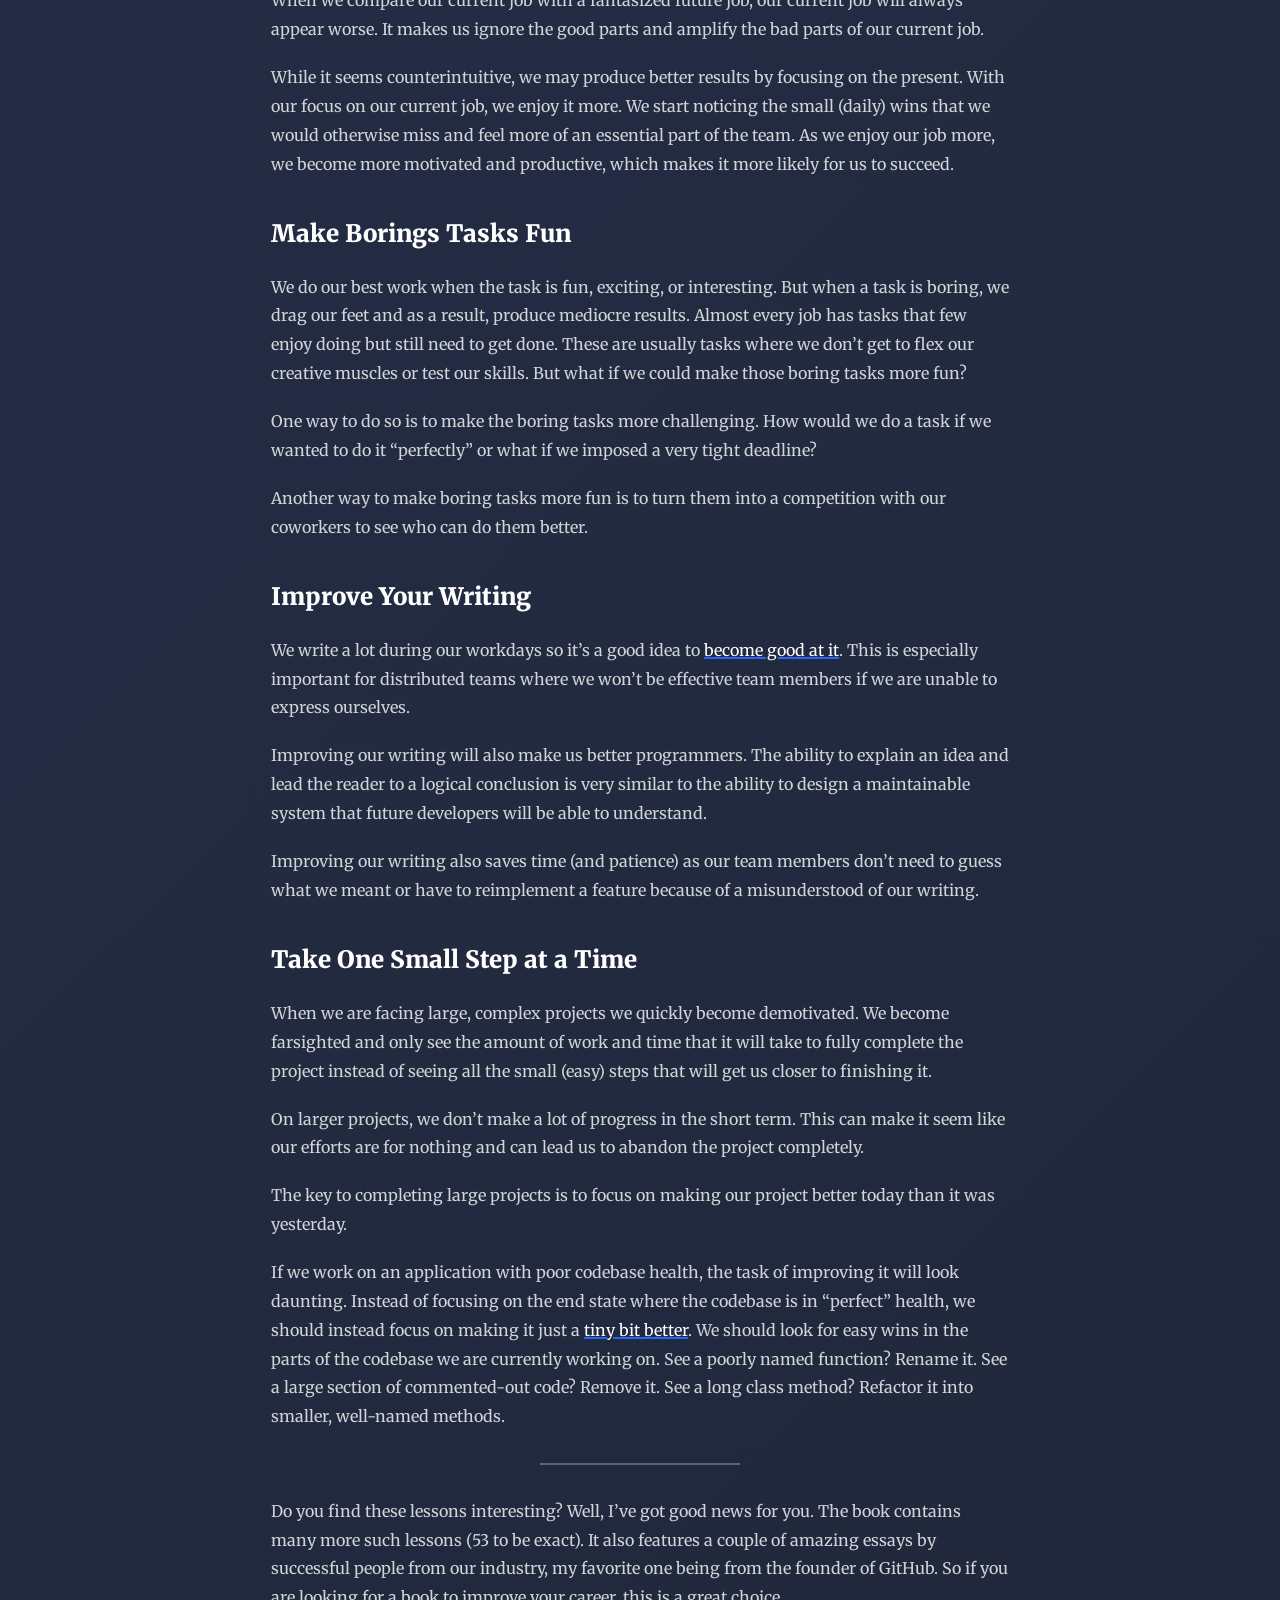
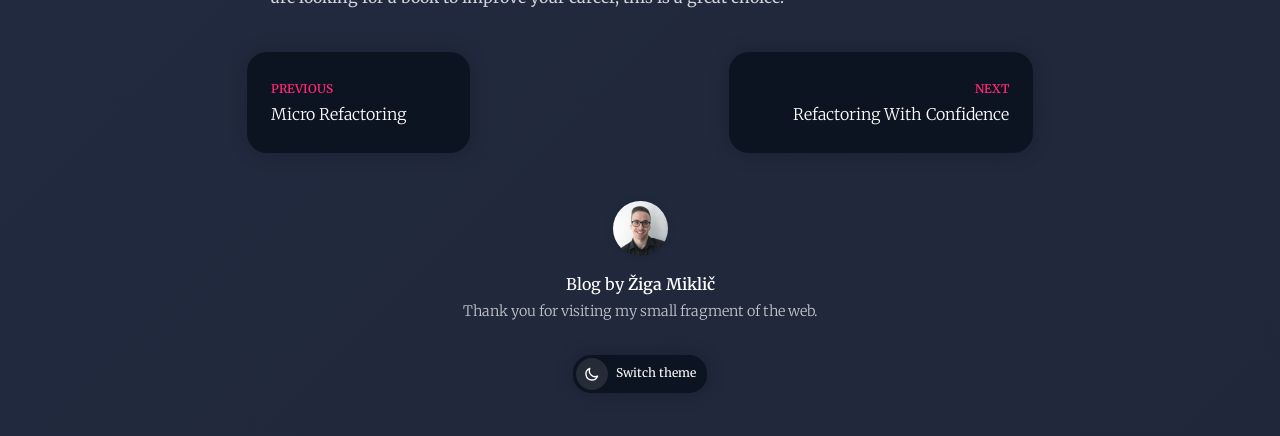
<file: passionate-programmer/index.html>
<!DOCTYPE html>
<html lang="en-US">
<head>
  <meta charset="UTF-8" />
  <meta name="viewport" content="width=device-width, initial-scale=1">
  <meta name="theme-color" content="#313846">
  <link rel="apple-touch-icon" sizes="180x180" href="/apple-touch-icon.png">
  <link rel="icon" type="image/png" sizes="32x32" href="/favicon-32x32.png">
  <link rel="icon" type="image/png" sizes="16x16" href="/favicon-16x16.png">
  <link rel="manifest" href="/site.webmanifest">
  <link rel="mask-icon" href="/safari-pinned-tab.svg" color="#313846">
  <link rel="preconnect" href="https://fonts.googleapis.com">
  <link rel="preconnect" href="https://fonts.gstatic.com" crossorigin>
  <link href="https://fonts.googleapis.com/css2?family=Merriweather:wght@300;400;700;900&display=swap" rel="stylesheet">
  <meta name="robots" content="index, follow, max-image-preview:large, max-snippet:-1, max-video-preview:-1" />
  <title>Lessons Learned: The Passionate Programmer</title>
  <link rel="canonical" href="https://zigamiklic.com/passionate-programmer/" />
  <meta property="og:locale" content="en_US" />
  <meta property="og:type" content="article" />
  <meta property="og:title" content="Lessons Learned: The Passionate Programmer" />
  <meta property="og:description" content="Building a remarkable career takes more than just programming skills." />
  <meta property="og:url" content="https://zigamiklic.com/passionate-programmer/" />
  <meta property="og:site_name" content="Blog by Žiga Miklič" />
  <meta property="article:published_time" content="2022-03-02T17:54:36+00:00" />
  <meta property="article:modified_time" content="2022-05-26T11:32:00+00:00" />
  <meta property="og:image" content="https://zigamiklic.com/assets/img/posts/passionate-programmer.png" />
  <meta property="og:image:width" content="1200" />
  <meta property="og:image:height" content="675" />
  <meta property="og:image:type" content="image/png" />
  <meta name="twitter:card" content="summary_large_image" />
  <meta name="twitter:image" content="https://zigamiklic.com/assets/img/posts/passionate-programmer.png" />
  <meta name="twitter:creator" content="@zigamiklic" />
  <meta name="twitter:site" content="@zigamiklic" />
  <script type="application/ld+json">{"@context":"https://schema.org","@graph":[{"@type":"WebSite","@id":"https://zigamiklic.com/#website","url":"https://zigamiklic.com/","name":"Blog by Žiga Miklič","description":"","inLanguage":"en-US"},{"@type":"ImageObject","inLanguage":"en-US","@id":"https://zigamiklic.com/passionate-programmer/#primaryimage","url":"https://zigamiklic.com/assets/img/posts/passionate-programmer.png","contentUrl":"https://zigamiklic.com/assets/img/posts/passionate-programmer.png","width":1200,"height":675},{"@type":"WebPage","@id":"https://zigamiklic.com/passionate-programmer/#webpage","url":"https://zigamiklic.com/passionate-programmer/","name":"Lessons Learned: The Passionate Programmer","isPartOf":{"@id":"https://zigamiklic.com/#website"},"primaryImageOfPage":{"@id":"https://zigamiklic.com/passionate-programmer/#primaryimage"},"datePublished":"2022-03-02T17:54:36+00:00","dateModified":"2022-05-26T11:32:00+00:00","author":{"@id":"https://zigamiklic.com/#/schema/person/387c55cf9186d8933eac06ba734d7266"},"breadcrumb":{"@id":"https://zigamiklic.com/passionate-programmer/#breadcrumb"},"inLanguage":"en-US","potentialAction":[{"@type":"ReadAction","target":["https://zigamiklic.com/passionate-programmer/"]}]},{"@type":"BreadcrumbList","@id":"https://zigamiklic.com/passionate-programmer/#breadcrumb","itemListElement":[{"@type":"ListItem","position":1,"name":"Home","item":"https://zigamiklic.com/"},{"@type":"ListItem","position":2,"name":"Lessons Learned: The Passionate Programmer"}]},{"@type":"Person","@id":"https://zigamiklic.com/#/schema/person/387c55cf9186d8933eac06ba734d7266","name":"ziga-miklic","image":{"@type":"ImageObject","inLanguage":"en-US","@id":"https://zigamiklic.com/#/schema/person/image/","url":"https://secure.gravatar.com/avatar/b3e77ff043e47aa9160af3dacd6ec7fc?s=96&d=mm&r=g","contentUrl":"https://secure.gravatar.com/avatar/b3e77ff043e47aa9160af3dacd6ec7fc?s=96&d=mm&r=g","caption":"ziga-miklic"}}]}</script>
  <link rel="stylesheet" href="/assets/css/atom-one-dark.min.css">
  <link rel="stylesheet" href="/assets/css/reboot.min.css">
  <link rel="stylesheet" href="/assets/css/main.css">
  <script>
    (function () {
      var m = document.cookie.match(/(?:^|; )zm-theme=(light|dark)/);
      if (m) document.documentElement.classList.add("theme--" + m[1]);
    })();
  </script>
  <script src="/assets/js/app.js" defer></script>
</head>
<body class="single-post">

  <div class="site">
    <div class="container">

<a href="/" class="home-link">See all posts</a>

  <article class="post-single">
    <header class="post-single__header">
      <h1 class="post-single__title">Lessons Learned: The Passionate Programmer</h1>
      <div class="post-single-meta">
        <div class="post-single-meta__item--date">
          <svg xmlns="http://www.w3.org/2000/svg" fill="none" viewBox="0 0 24 24" stroke="currentColor" stroke-width="2">
            <path stroke-linecap="round" stroke-linejoin="round" d="M8 7V3m8 4V3m-9 8h10M5 21h14a2 2 0 002-2V7a2 2 0 00-2-2H5a2 2 0 00-2 2v12a2 2 0 002 2z" />
          </svg>
          March 2, 2022 
        </div>
        <div class="post-single-meta__item">
          <svg xmlns="http://www.w3.org/2000/svg" fill="none" viewBox="0 0 24 24" stroke="currentColor" stroke-width="2">
            <path stroke-linecap="round" stroke-linejoin="round" d="M12 8v4l3 3m6-3a9 9 0 11-18 0 9 9 0 0118 0z" />
          </svg>
          4 min
        </div>
      </div>

      <div class="post-single__img wp-block-image"><img width="1536" height="957" src="/assets/img/posts/passionate-programmer-book-cover.jpg" alt="Passionate Programmer book cover" loading="lazy" />    </header>

    <div class="post-single__content">

<p>Below are 5 of my favorite lessons from the book <a href="https://www.goodreads.com/book/show/6399113-the-passionate-programmer" target="_blank" rel="noreferrer noopener">The Passionate Programmer</a> by Chad Fowler.</p>

<h2>Learn How to Fail</h2>

<p>Everyone makes mistakes so it&#8217;s important to learn how to react when we do make a mistake:</p>

<ul><li>We shouldn&#8217;t hide our mistakes and instead, we should let our team know as soon as possible. Mistakes that we catch early are easier to fix and will likely have a lesser negative impact.</li><li>We need to find a solution as quickly as possible. That means we should take responsibility for the issue (even if we are not 100% at fault) and start searching for a solution instead of searching for who to blame.</li><li>We should propose a specific plan (step-by-step, goals) on how to fix the issue. This is especially important if the issue affects others on our team.</li><li>We shouldn&#8217;t be afraid to ask for help, especially if we are unsure with our proposed solution.</li><li>We shouldn&#8217;t panic. Panicking will not give us an advantage but will instead cause us to underperform in a situation when we need to perform our best.</li></ul>

<h2>Step off of the <a href="https://en.wikipedia.org/wiki/Hedonic_treadmill" target="_blank" rel="noreferrer noopener">Hedonic Treadmill</a></h2>

<p>We all want to progress in our careers. Be it a bigger salary, a shinier title, or more responsibilities. While we should be ambitious and have goals, being too ambitious can sometimes produce negative results.</p>

<p>When we constantly want more, we become more focused on our next job rather than our current one. And while we fantasize about our future job, we may start to produce mediocre work at our current one.</p>

<p>When we compare our current job with a fantasized future job, our current job will always appear worse. It makes us ignore the good parts and amplify the bad parts of our current job.</p>

<p>While it seems counterintuitive, we may produce better results by focusing on the present. With our focus on our current job, we enjoy it more. We start noticing the small (daily) wins that we would otherwise miss and feel more of an essential part of the team. As we enjoy our job more, we become more motivated and productive, which makes it more likely for us to succeed.</p>

<h2>Make Borings Tasks Fun</h2>

<p>We do our best work when the task is fun, exciting, or interesting. But when a task is boring, we drag our feet and as a result, produce mediocre results. Almost every job has tasks that few enjoy doing but still need to get done. These are usually tasks where we don&#8217;t get to flex our creative muscles or test our skills. But what if we could make those boring tasks more fun?</p>

<p>One way to do so is to make the boring tasks more challenging. How would we do a task if we wanted to do it &#8220;perfectly&#8221; or what if we imposed a very tight deadline?</p>

<p>Another way to make boring tasks more fun is to turn them into a competition with our coworkers to see who can do them better.</p>

<h2>Improve Your Writing</h2>

<p>We write a lot during our workdays so it&#8217;s a good idea to <a href="https://www.julian.com/guide/write/intro" target="_blank" rel="noreferrer noopener">become good at it</a>. This is especially important for distributed teams where we won&#8217;t be effective team members if we are unable to express ourselves.</p>

<p>Improving our writing will also make us better programmers. The ability to explain an idea and lead the reader to a logical conclusion is very similar to the ability to design a maintainable system that future developers will be able to understand.</p>

<p>Improving our writing also saves time (and patience) as our team members don&#8217;t need to guess what we meant or have to reimplement a feature because of a misunderstood of our writing.</p>

<h2>Take One Small Step at a Time</h2>

<p>When we are facing large, complex projects we quickly become demotivated. We become farsighted and only see the amount of work and time that it will take to fully complete the project instead of seeing all the small (easy) steps that will get us closer to finishing it.</p>

<p>On larger projects, we don&#8217;t make a lot of progress in the short term. This can make it seem like our efforts are for nothing and can lead us to abandon the project completely.</p>

<p>The key to completing large projects is to focus on making our project better today than it was yesterday.</p>

<p>If we work on an application with poor codebase health, the task of improving it will look daunting. Instead of focusing on the end state where the codebase is in &#8220;perfect&#8221; health, we should instead focus on making it just a <a href="/micro-refactoring/">tiny bit better</a>. We should look for easy wins in the parts of the codebase we are currently working on. See a poorly named function? Rename it. See a large section of commented-out code? Remove it. See a long class method? Refactor it into smaller, well-named methods.</p>

<hr class="wp-block-separator"/>

<p>Do you find these lessons interesting? Well, I&#8217;ve got good news for you. The book contains many more such lessons (53 to be exact). It also features a couple of amazing essays by successful people from our industry, my favorite one being from the founder of GitHub. So if you are looking for a book to improve your career, this is a great choice.</p>
    </div>
  </article>

  
  <div class="post-nav">
            <a class="post-nav__prev" href="/micro-refactoring/">
          Previous
          <small>Micro Refactoring</small>
        </a>
      
            <a class="post-nav__next" href="/refactoring-with-confidence/">
          Next
          <small>Refactoring With Confidence</small>
        </a>
        </div>

      <footer class="footer">
        <div class="footer__avatar">
          <img loading="lazy" src="/assets/img/avatar.jpg" alt="Žiga Miklič">
        </div>
        <div class="footer__main">Blog by <a target="_blank" rel="noreferrer" href="https://twitter.com/zigamiklic">Žiga Miklič</a></div>
        <div class="footer__desc">Thank you for visiting my small fragment of the web.</div>

        <button type="button" class="theme-switch" id="theme-switch">
          <svg xmlns="http://www.w3.org/2000/svg" class="theme-switch__icon-light" fill="none" viewBox="0 0 24 24" stroke="currentColor" stroke-width="2">
            <path stroke-linecap="round" stroke-linejoin="round" d="M12 3v1m0 16v1m9-9h-1M4 12H3m15.364 6.364l-.707-.707M6.343 6.343l-.707-.707m12.728 0l-.707.707M6.343 17.657l-.707.707M16 12a4 4 0 11-8 0 4 4 0 018 0z" />
          </svg>

          <svg xmlns="http://www.w3.org/2000/svg" class="theme-switch__icon-dark" fill="none" viewBox="0 0 24 24" stroke="currentColor" stroke-width="2">
            <path stroke-linecap="round" stroke-linejoin="round" d="M20.354 15.354A9 9 0 018.646 3.646 9.003 9.003 0 0012 21a9.003 9.003 0 008.354-5.646z" />
          </svg>

          Switch theme
        </button>
      </footer>  
    </div>
  </div>
</body>
</html>
</file>
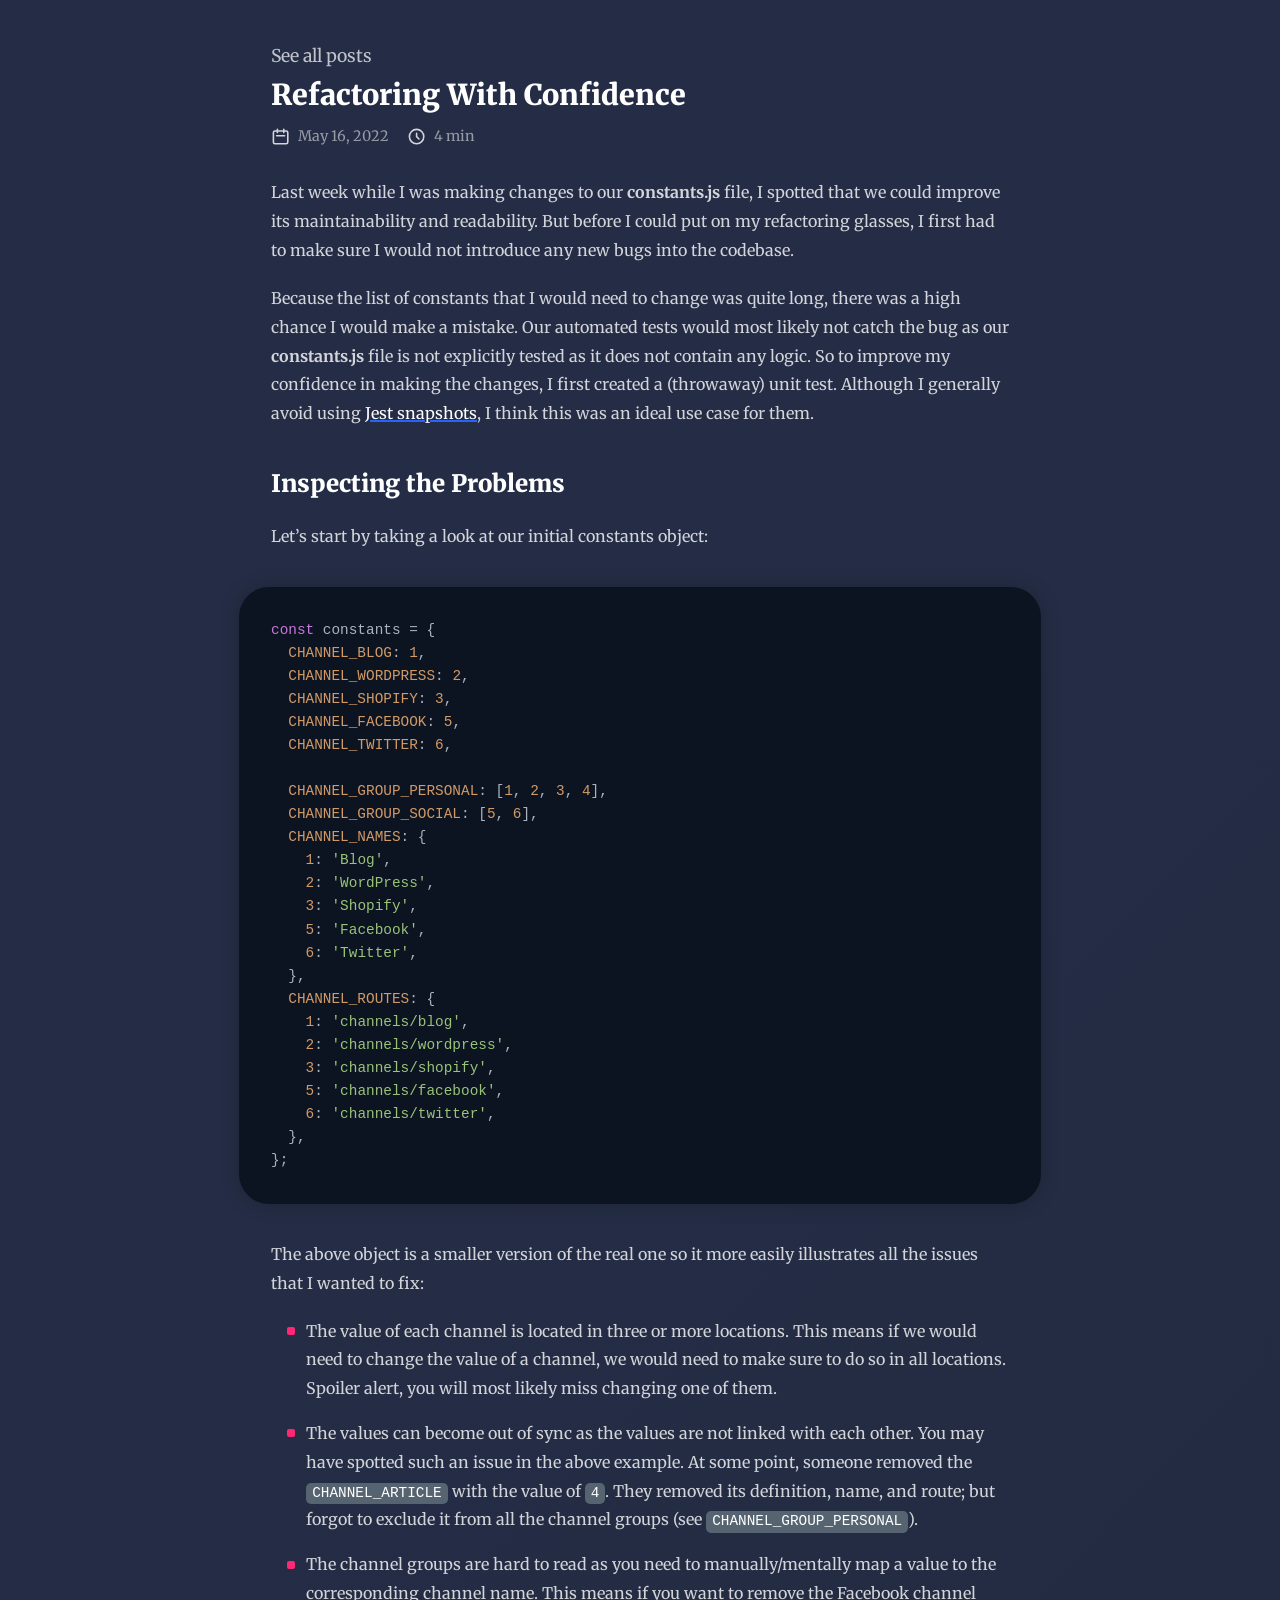
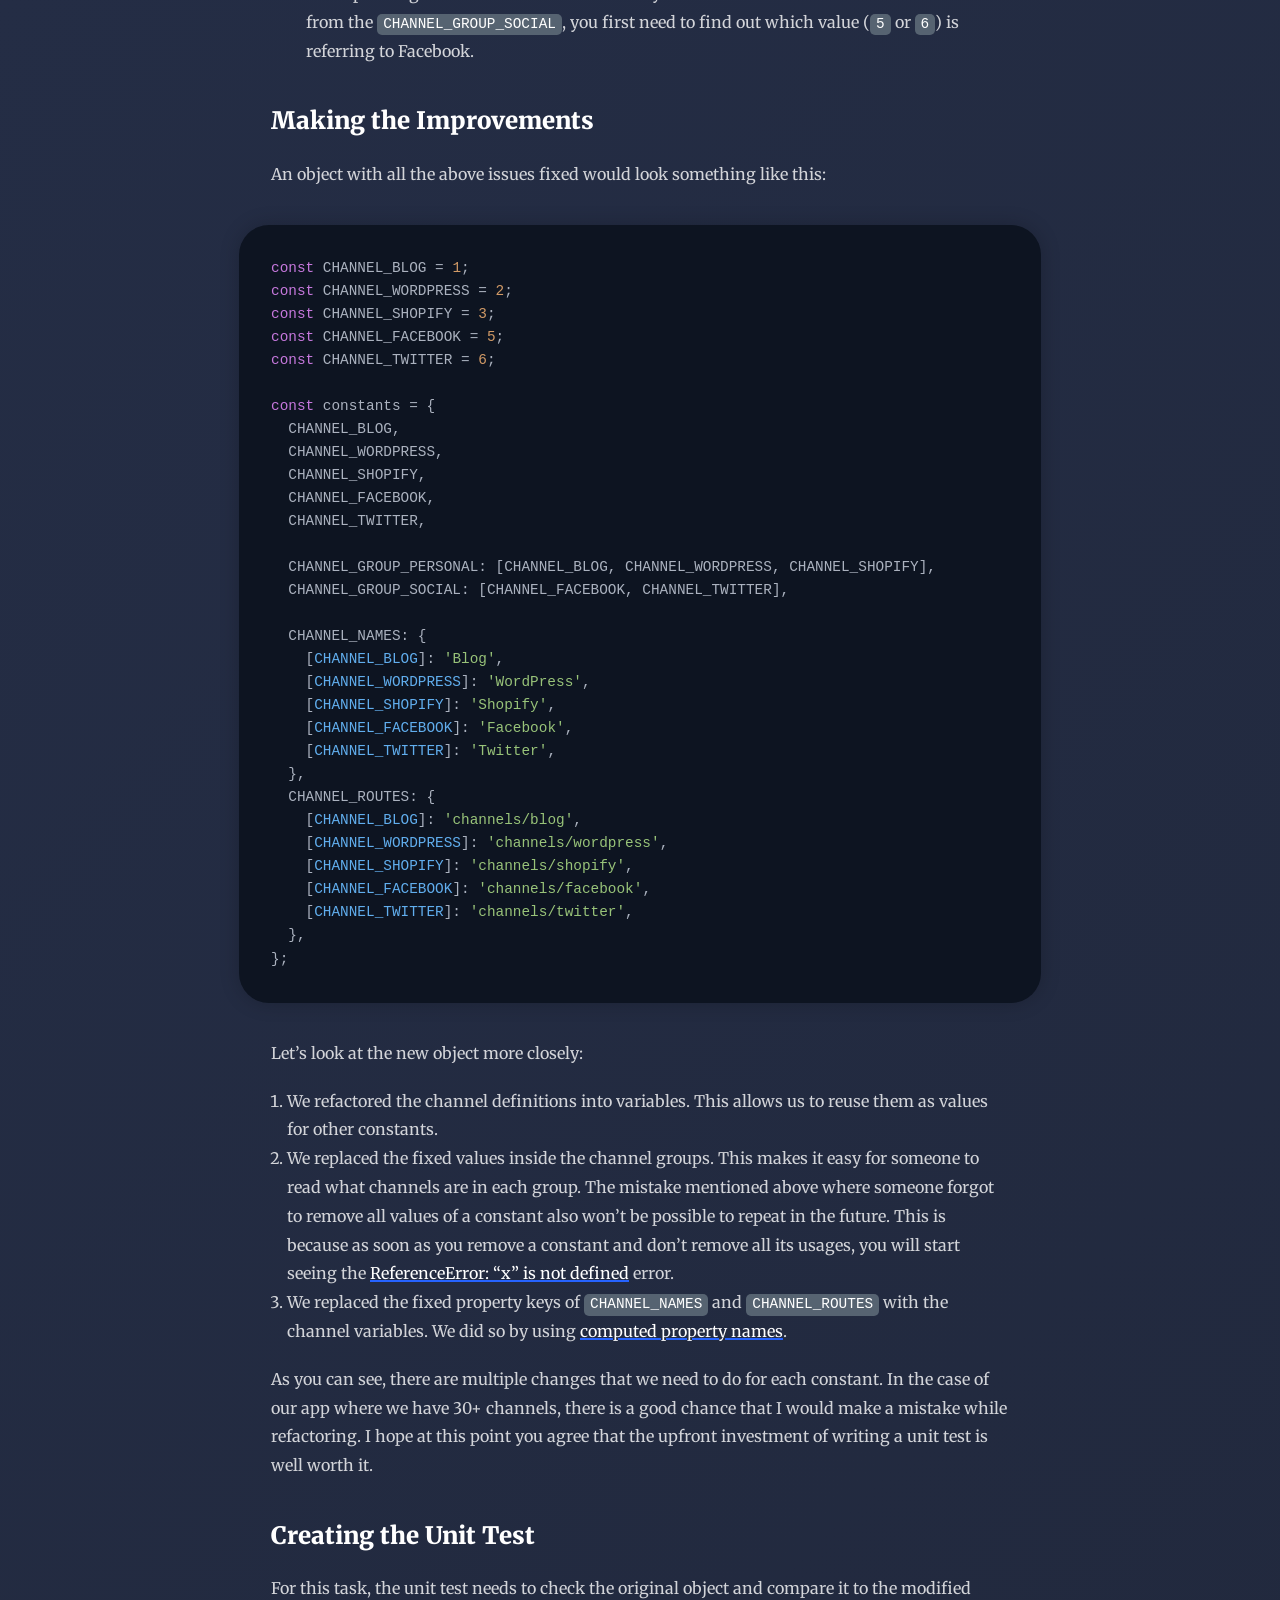
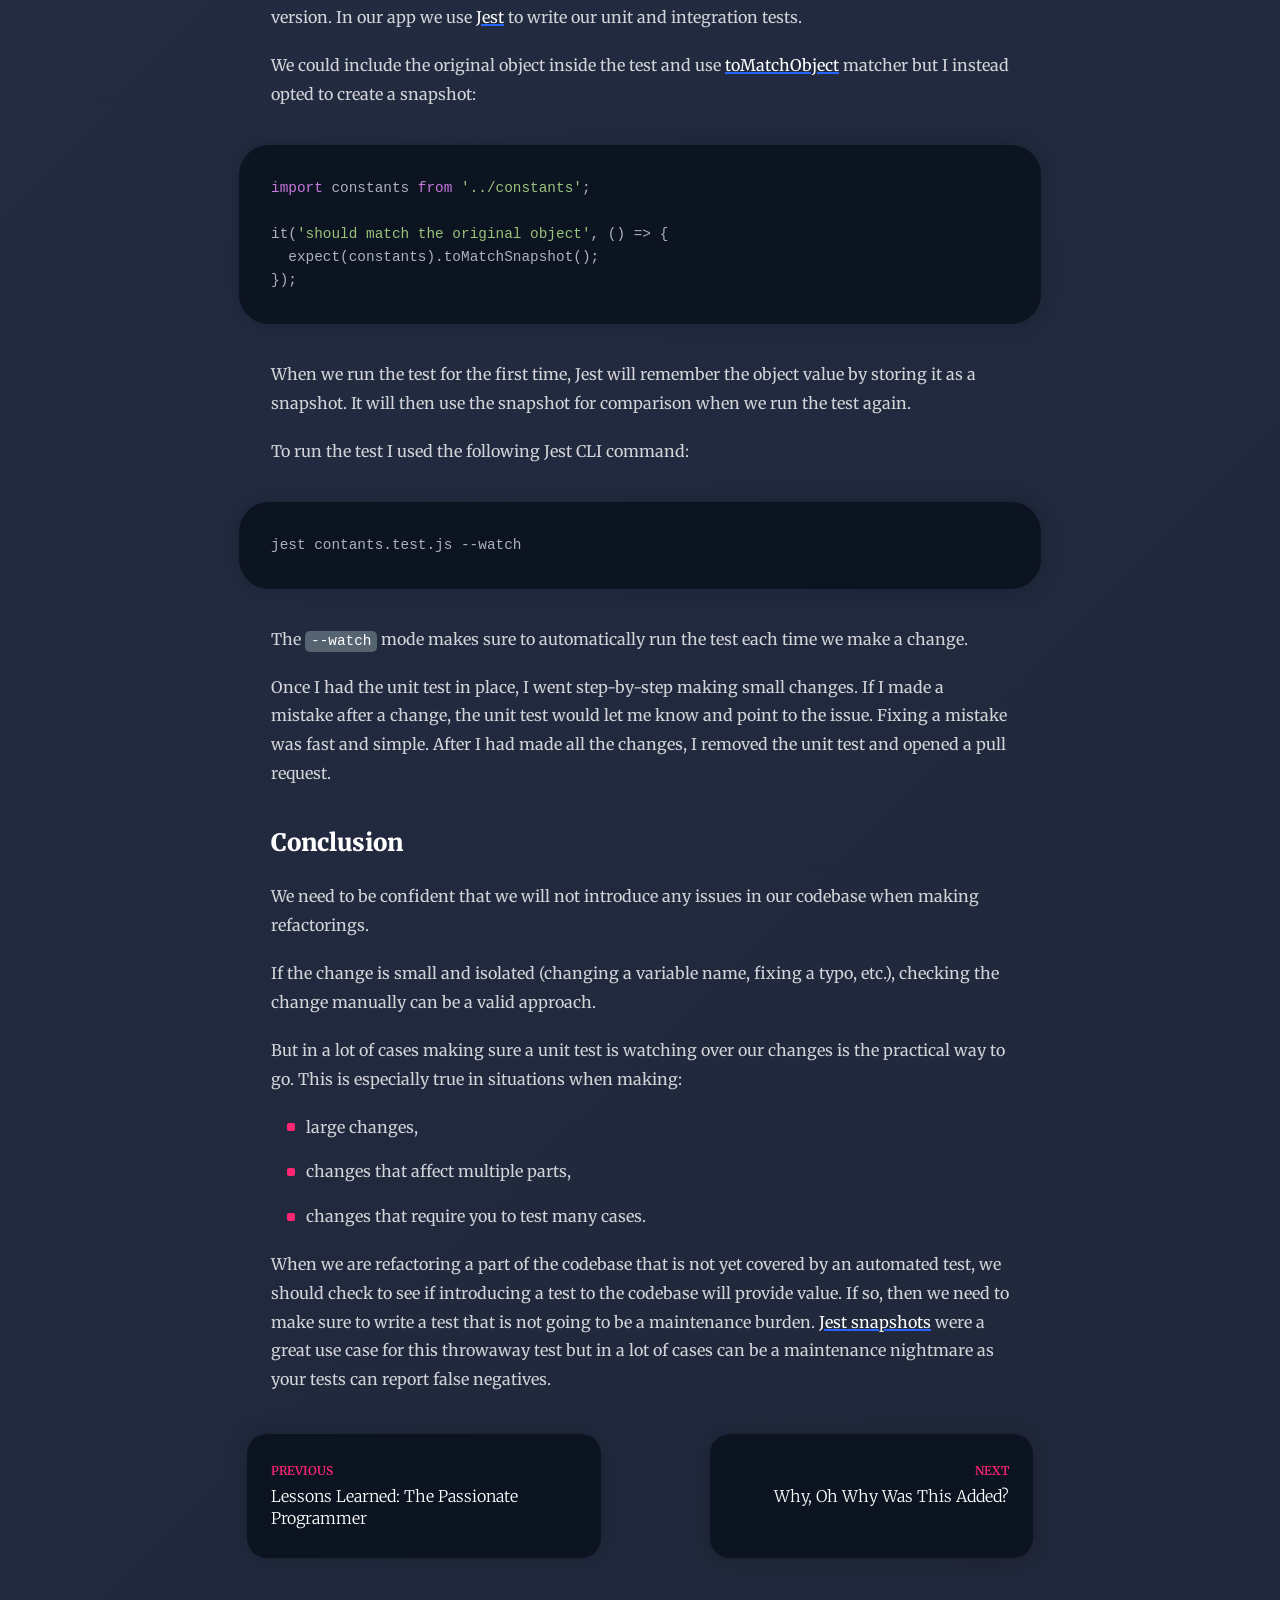
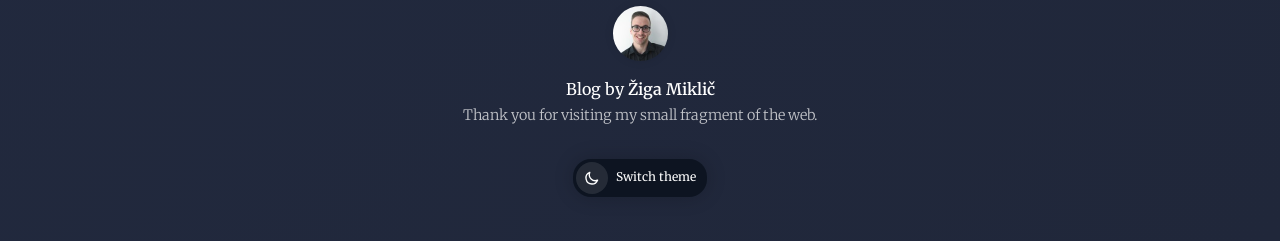
<file: refactoring-with-confidence/index.html>
<!DOCTYPE html>
<html lang="en-US">
<head>
  <meta charset="UTF-8" />
  <meta name="viewport" content="width=device-width, initial-scale=1">
  <meta name="theme-color" content="#313846">
  <link rel="apple-touch-icon" sizes="180x180" href="/apple-touch-icon.png">
  <link rel="icon" type="image/png" sizes="32x32" href="/favicon-32x32.png">
  <link rel="icon" type="image/png" sizes="16x16" href="/favicon-16x16.png">
  <link rel="manifest" href="/site.webmanifest">
  <link rel="mask-icon" href="/safari-pinned-tab.svg" color="#313846">
  <link rel="preconnect" href="https://fonts.googleapis.com">
  <link rel="preconnect" href="https://fonts.gstatic.com" crossorigin>
  <link href="https://fonts.googleapis.com/css2?family=Merriweather:wght@300;400;700;900&display=swap" rel="stylesheet">
  <meta name="robots" content="index, follow, max-image-preview:large, max-snippet:-1, max-video-preview:-1" />
  <title>Refactoring With Confidence</title>
  <link rel="canonical" href="https://zigamiklic.com/refactoring-with-confidence/" />
  <meta property="og:locale" content="en_US" />
  <meta property="og:type" content="article" />
  <meta property="og:title" content="Refactoring With Confidence" />
  <meta property="og:description" content="An example of using a unit test to boost our confidence when making refactorings." />
  <meta property="og:url" content="https://zigamiklic.com/refactoring-with-confidence/" />
  <meta property="og:site_name" content="Blog by Žiga Miklič" />
  <meta property="article:published_time" content="2022-05-16T13:46:00+00:00" />
  <meta property="article:modified_time" content="2022-05-26T11:26:23+00:00" />
  <meta property="og:image" content="https://zigamiklic.com/assets/img/posts/refactoring-with-confidence.png" />
  <meta property="og:image:width" content="1200" />
  <meta property="og:image:height" content="675" />
  <meta property="og:image:type" content="image/png" />
  <meta name="twitter:card" content="summary_large_image" />
  <meta name="twitter:image" content="https://zigamiklic.com/assets/img/posts/refactoring-with-confidence.png" />
  <meta name="twitter:creator" content="@zigamiklic" />
  <meta name="twitter:site" content="@zigamiklic" />
  <script type="application/ld+json">{"@context":"https://schema.org","@graph":[{"@type":"WebSite","@id":"https://zigamiklic.com/#website","url":"https://zigamiklic.com/","name":"Blog by Žiga Miklič","description":"","inLanguage":"en-US"},{"@type":"ImageObject","inLanguage":"en-US","@id":"https://zigamiklic.com/refactoring-with-confidence/#primaryimage","url":"https://zigamiklic.com/assets/img/posts/refactoring-with-confidence.png","contentUrl":"https://zigamiklic.com/assets/img/posts/refactoring-with-confidence.png","width":1200,"height":675},{"@type":"WebPage","@id":"https://zigamiklic.com/refactoring-with-confidence/#webpage","url":"https://zigamiklic.com/refactoring-with-confidence/","name":"Refactoring With Confidence","isPartOf":{"@id":"https://zigamiklic.com/#website"},"primaryImageOfPage":{"@id":"https://zigamiklic.com/refactoring-with-confidence/#primaryimage"},"datePublished":"2022-05-16T13:46:00+00:00","dateModified":"2022-05-26T11:26:23+00:00","author":{"@id":"https://zigamiklic.com/#/schema/person/387c55cf9186d8933eac06ba734d7266"},"breadcrumb":{"@id":"https://zigamiklic.com/refactoring-with-confidence/#breadcrumb"},"inLanguage":"en-US","potentialAction":[{"@type":"ReadAction","target":["https://zigamiklic.com/refactoring-with-confidence/"]}]},{"@type":"BreadcrumbList","@id":"https://zigamiklic.com/refactoring-with-confidence/#breadcrumb","itemListElement":[{"@type":"ListItem","position":1,"name":"Home","item":"https://zigamiklic.com/"},{"@type":"ListItem","position":2,"name":"Refactoring With Confidence"}]},{"@type":"Person","@id":"https://zigamiklic.com/#/schema/person/387c55cf9186d8933eac06ba734d7266","name":"ziga-miklic","image":{"@type":"ImageObject","inLanguage":"en-US","@id":"https://zigamiklic.com/#/schema/person/image/","url":"https://secure.gravatar.com/avatar/b3e77ff043e47aa9160af3dacd6ec7fc?s=96&d=mm&r=g","contentUrl":"https://secure.gravatar.com/avatar/b3e77ff043e47aa9160af3dacd6ec7fc?s=96&d=mm&r=g","caption":"ziga-miklic"}}]}</script>
  <link rel="stylesheet" href="/assets/css/atom-one-dark.min.css">
  <link rel="stylesheet" href="/assets/css/reboot.min.css">
  <link rel="stylesheet" href="/assets/css/main.css">
  <script>
    (function () {
      var m = document.cookie.match(/(?:^|; )zm-theme=(light|dark)/);
      if (m) document.documentElement.classList.add("theme--" + m[1]);
    })();
  </script>
  <script src="/assets/js/app.js" defer></script>
</head>
<body class="single-post">

  <div class="site">
    <div class="container">

<a href="/" class="home-link">See all posts</a>

  <article class="post-single">
    <header class="post-single__header">
      <h1 class="post-single__title">Refactoring With Confidence</h1>
      <div class="post-single-meta">
        <div class="post-single-meta__item--date">
          <svg xmlns="http://www.w3.org/2000/svg" fill="none" viewBox="0 0 24 24" stroke="currentColor" stroke-width="2">
            <path stroke-linecap="round" stroke-linejoin="round" d="M8 7V3m8 4V3m-9 8h10M5 21h14a2 2 0 002-2V7a2 2 0 00-2-2H5a2 2 0 00-2 2v12a2 2 0 002 2z" />
          </svg>
          May 16, 2022 
        </div>
        <div class="post-single-meta__item">
          <svg xmlns="http://www.w3.org/2000/svg" fill="none" viewBox="0 0 24 24" stroke="currentColor" stroke-width="2">
            <path stroke-linecap="round" stroke-linejoin="round" d="M12 8v4l3 3m6-3a9 9 0 11-18 0 9 9 0 0118 0z" />
          </svg>
          4 min
        </div>
      </div>

      <div class="post-single__img wp-block-image">    </header>

    <div class="post-single__content">

<p>Last week while I was making changes to our <strong>constants.js</strong> file, I spotted that we could improve its maintainability and readability. But before I could put on my refactoring glasses, I first had to make sure I would not introduce any new bugs into the codebase.</p>

<p>Because the list of constants that I would need to change was quite long, there was a high chance I would make a mistake. Our automated tests would most likely not catch the bug as our <strong>constants.js</strong> file is not explicitly tested as it does not contain any logic. So to improve my confidence in making the changes, I first created a (throwaway) unit test. Although I generally avoid using <a rel="noreferrer noopener" href="https://jestjs.io/docs/snapshot-testing" target="_blank">Jest snapshots</a>, I think this was an ideal use case for them.</p>

<h2>Inspecting the Problems</h2>

<p>Let&#8217;s start by taking a look at our initial constants object:</p>

<pre class="wp-block-code"><code class="hljs"><span class="hljs-keyword">const</span> constants = {
  <span class="hljs-attr">CHANNEL_BLOG</span>: <span class="hljs-number">1</span>,
  <span class="hljs-attr">CHANNEL_WORDPRESS</span>: <span class="hljs-number">2</span>,
  <span class="hljs-attr">CHANNEL_SHOPIFY</span>: <span class="hljs-number">3</span>,
  <span class="hljs-attr">CHANNEL_FACEBOOK</span>: <span class="hljs-number">5</span>,
  <span class="hljs-attr">CHANNEL_TWITTER</span>: <span class="hljs-number">6</span>,

  <span class="hljs-attr">CHANNEL_GROUP_PERSONAL</span>: [<span class="hljs-number">1</span>, <span class="hljs-number">2</span>, <span class="hljs-number">3</span>, <span class="hljs-number">4</span>],
  <span class="hljs-attr">CHANNEL_GROUP_SOCIAL</span>: [<span class="hljs-number">5</span>, <span class="hljs-number">6</span>],
  <span class="hljs-attr">CHANNEL_NAMES</span>: {
    <span class="hljs-number">1</span>: <span class="hljs-string">'Blog'</span>,
    <span class="hljs-number">2</span>: <span class="hljs-string">'WordPress'</span>,
    <span class="hljs-number">3</span>: <span class="hljs-string">'Shopify'</span>,
    <span class="hljs-number">5</span>: <span class="hljs-string">'Facebook'</span>,
    <span class="hljs-number">6</span>: <span class="hljs-string">'Twitter'</span>,
  },
  <span class="hljs-attr">CHANNEL_ROUTES</span>: {
    <span class="hljs-number">1</span>: <span class="hljs-string">'channels/blog'</span>,
    <span class="hljs-number">2</span>: <span class="hljs-string">'channels/wordpress'</span>,
    <span class="hljs-number">3</span>: <span class="hljs-string">'channels/shopify'</span>,
    <span class="hljs-number">5</span>: <span class="hljs-string">'channels/facebook'</span>,
    <span class="hljs-number">6</span>: <span class="hljs-string">'channels/twitter'</span>,
  },
};</code></pre>

<p>The above object is a smaller version of the real one so it more easily illustrates all the issues that I wanted to fix:</p>

<ul><li>The value of each channel is located in three or more locations. This means if we would need to change the value of a channel, we would need to make sure to do so in all locations. Spoiler alert, you will most likely miss changing one of them.</li><li>The values can become out of sync as the values are not linked with each other. You may have spotted such an issue in the above example. At some point, someone removed the <code>CHANNEL_ARTICLE</code> with the value of <code>4</code>. They removed its definition, name, and route; but forgot to exclude it from all the channel groups (see <code>CHANNEL_GROUP_PERSONAL</code>).</li><li>The channel groups are hard to read as you need to manually/mentally map a value to the corresponding channel name. This means if you want to remove the Facebook channel from the <code>CHANNEL_GROUP_SOCIAL</code>, you first need to find out which value (<code>5</code> or <code>6</code>) is referring to Facebook.</li></ul>

<h2>Making the Improvements </h2>

<p>An object with all the above issues fixed would look something like this:</p>

<pre class="wp-block-code"><code class="hljs"><span class="hljs-keyword">const</span> CHANNEL_BLOG = <span class="hljs-number">1</span>;
<span class="hljs-keyword">const</span> CHANNEL_WORDPRESS = <span class="hljs-number">2</span>;
<span class="hljs-keyword">const</span> CHANNEL_SHOPIFY = <span class="hljs-number">3</span>;
<span class="hljs-keyword">const</span> CHANNEL_FACEBOOK = <span class="hljs-number">5</span>;
<span class="hljs-keyword">const</span> CHANNEL_TWITTER = <span class="hljs-number">6</span>;

<span class="hljs-keyword">const</span> constants = {
  CHANNEL_BLOG,
  CHANNEL_WORDPRESS,
  CHANNEL_SHOPIFY,
  CHANNEL_FACEBOOK,
  CHANNEL_TWITTER,

  CHANNEL_GROUP_PERSONAL: [CHANNEL_BLOG, CHANNEL_WORDPRESS, CHANNEL_SHOPIFY],
  CHANNEL_GROUP_SOCIAL: [CHANNEL_FACEBOOK, CHANNEL_TWITTER],

  CHANNEL_NAMES: {
    [<span class="hljs-meta">CHANNEL_BLOG</span>]: <span class="hljs-string">'Blog'</span>,
    [<span class="hljs-meta">CHANNEL_WORDPRESS</span>]: <span class="hljs-string">'WordPress'</span>,
    [<span class="hljs-meta">CHANNEL_SHOPIFY</span>]: <span class="hljs-string">'Shopify'</span>,
    [<span class="hljs-meta">CHANNEL_FACEBOOK</span>]: <span class="hljs-string">'Facebook'</span>,
    [<span class="hljs-meta">CHANNEL_TWITTER</span>]: <span class="hljs-string">'Twitter'</span>,
  },
  CHANNEL_ROUTES: {
    [<span class="hljs-meta">CHANNEL_BLOG</span>]: <span class="hljs-string">'channels/blog'</span>,
    [<span class="hljs-meta">CHANNEL_WORDPRESS</span>]: <span class="hljs-string">'channels/wordpress'</span>,
    [<span class="hljs-meta">CHANNEL_SHOPIFY</span>]: <span class="hljs-string">'channels/shopify'</span>,
    [<span class="hljs-meta">CHANNEL_FACEBOOK</span>]: <span class="hljs-string">'channels/facebook'</span>,
    [<span class="hljs-meta">CHANNEL_TWITTER</span>]: <span class="hljs-string">'channels/twitter'</span>,
  },
};
</code></pre>

<p>Let&#8217;s look at the new object more closely:</p>

<ol><li>We refactored the channel definitions into variables. This allows us to reuse them as values for other constants.</li><li>We replaced the fixed values inside the channel groups. This makes it easy for someone to read what channels are in each group. The mistake mentioned above where someone forgot to remove all values of a constant also won&#8217;t be possible to repeat in the future. This is because as soon as you remove a constant and don&#8217;t remove all its usages, you will start seeing the <a href="https://developer.mozilla.org/en-US/docs/Web/JavaScript/Reference/Errors/Not_defined" target="_blank" rel="noreferrer noopener">ReferenceError: &#8220;x&#8221; is not defined</a> error.</li><li>We replaced the fixed property keys of <code>CHANNEL_NAMES</code> and <code>CHANNEL_ROUTES</code> with the channel variables. We did so by using <a rel="noreferrer noopener" href="https://developer.mozilla.org/en-US/docs/Web/JavaScript/Reference/Operators/Object_initializer#new_notations_in_ecmascript_2015" target="_blank">computed property names</a>.</li></ol>

<p>As you can see, there are multiple changes that we need to do for each constant. In the case of our app where we have 30+ channels, there is a good chance that I would make a mistake while refactoring. I hope at this point you agree that the upfront investment of writing a unit test is well worth it.</p>

<h2>Creating the Unit Test</h2>

<p>For this task, the unit test needs to check the original object and compare it to the modified version. In our app we use <a href="https://jestjs.io/" target="_blank" rel="noreferrer noopener">Jest</a> to write our unit and integration tests.</p>

<p>We could include the original object inside the test and use <a href="https://jestjs.io/docs/expect#tomatchobjectobject" target="_blank" rel="noreferrer noopener">toMatchObject</a> matcher but I instead opted to create a snapshot:</p>

<pre class="wp-block-code"><code class="hljs"><span class="hljs-keyword">import</span> constants <span class="hljs-keyword">from</span> <span class="hljs-string">'../constants'</span>;

it(<span class="hljs-string">'should match the original object'</span>, () =&gt; {
  expect(constants).toMatchSnapshot();
});
</code></pre>

<p>When we run the test for the first time, Jest will remember the object value by storing it as a snapshot. It will then use the snapshot for comparison when we run the test again.</p>

<p>To run the test I used the following Jest CLI command:</p>

<pre class="wp-block-code"><code class="hljs">jest contants.test.js --watch</code></pre>

<p>The <code>--watch</code> mode makes sure to automatically run the test each time we make a change.</p>

<p>Once I had the unit test in place, I went step-by-step making small changes. If I made a mistake after a change, the unit test would let me know and point to the issue. Fixing a mistake was fast and simple. After I had made all the changes, I removed the unit test and opened a pull request.</p>

<h2>Conclusion</h2>

<p>We need to be confident that we will not introduce any issues in our codebase when making refactorings.</p>

<p>If the change is small and isolated (changing a variable name, fixing a typo, etc.), checking the change manually can be a valid approach.</p>

<p>But in a lot of cases making sure a unit test is watching over our changes is the practical way to go. This is especially true in situations when making:</p>

<ul><li>large changes,</li><li>changes that affect multiple parts,</li><li>changes that require you to test many cases.</li></ul>

<p>When we are refactoring a part of the codebase that is not yet covered by an automated test, we should check to see if introducing a test to the codebase will provide value. If so, then we need to make sure to write a test that is not going to be a maintenance burden. <a href="https://jestjs.io/docs/snapshot-testing" target="_blank" rel="noreferrer noopener">Jest snapshots</a> were a great use case for this throwaway test but in a lot of cases can be a maintenance nightmare as your tests can report false negatives.</p>
    </div>
  </article>

  
  <div class="post-nav">
            <a class="post-nav__prev" href="/passionate-programmer/">
          Previous
          <small>Lessons Learned: The Passionate Programmer</small>
        </a>
      
            <a class="post-nav__next" href="/why-oh-why/">
          Next
          <small>Why, Oh Why Was This Added?</small>
        </a>
        </div>

      <footer class="footer">
        <div class="footer__avatar">
          <img loading="lazy" src="/assets/img/avatar.jpg" alt="Žiga Miklič">
        </div>
        <div class="footer__main">Blog by <a target="_blank" rel="noreferrer" href="https://twitter.com/zigamiklic">Žiga Miklič</a></div>
        <div class="footer__desc">Thank you for visiting my small fragment of the web.</div>

        <button type="button" class="theme-switch" id="theme-switch">
          <svg xmlns="http://www.w3.org/2000/svg" class="theme-switch__icon-light" fill="none" viewBox="0 0 24 24" stroke="currentColor" stroke-width="2">
            <path stroke-linecap="round" stroke-linejoin="round" d="M12 3v1m0 16v1m9-9h-1M4 12H3m15.364 6.364l-.707-.707M6.343 6.343l-.707-.707m12.728 0l-.707.707M6.343 17.657l-.707.707M16 12a4 4 0 11-8 0 4 4 0 018 0z" />
          </svg>

          <svg xmlns="http://www.w3.org/2000/svg" class="theme-switch__icon-dark" fill="none" viewBox="0 0 24 24" stroke="currentColor" stroke-width="2">
            <path stroke-linecap="round" stroke-linejoin="round" d="M20.354 15.354A9 9 0 018.646 3.646 9.003 9.003 0 0012 21a9.003 9.003 0 008.354-5.646z" />
          </svg>

          Switch theme
        </button>
      </footer>  
    </div>
  </div>
</body>
</html>
</file>
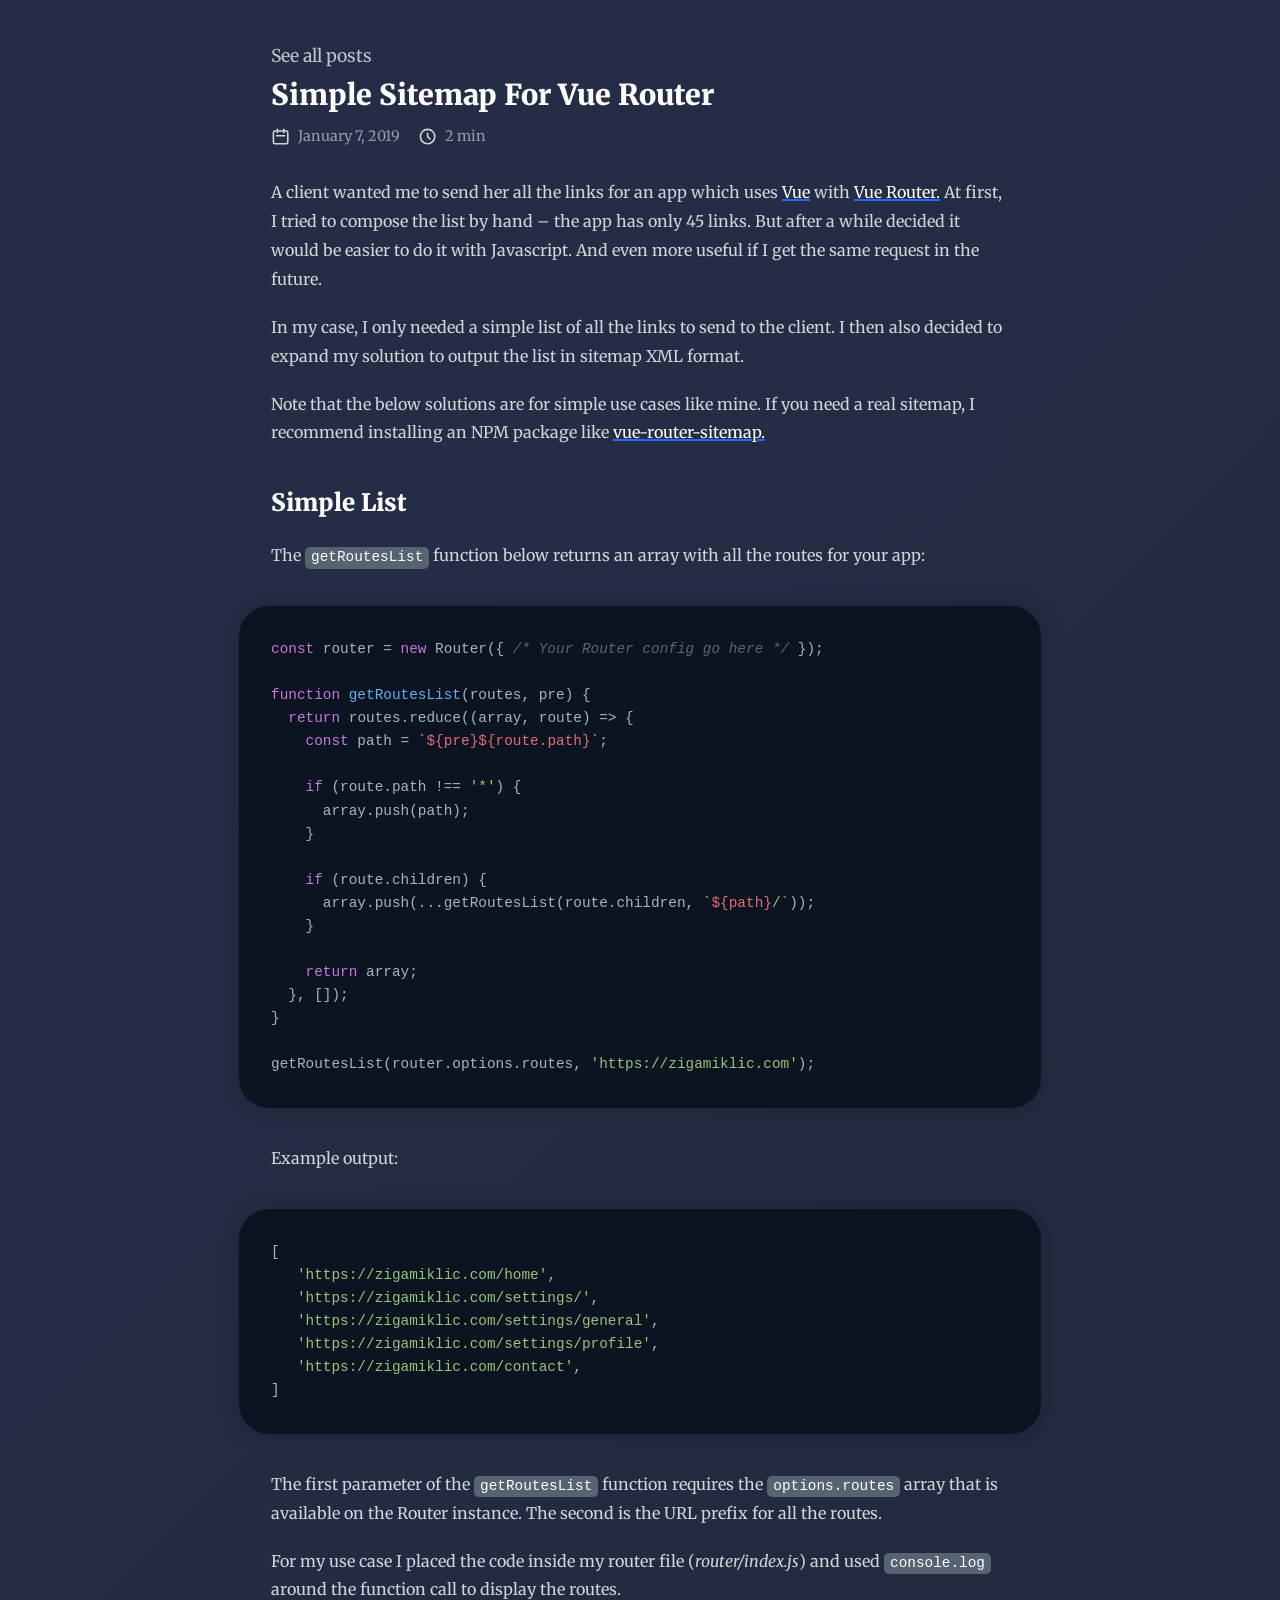
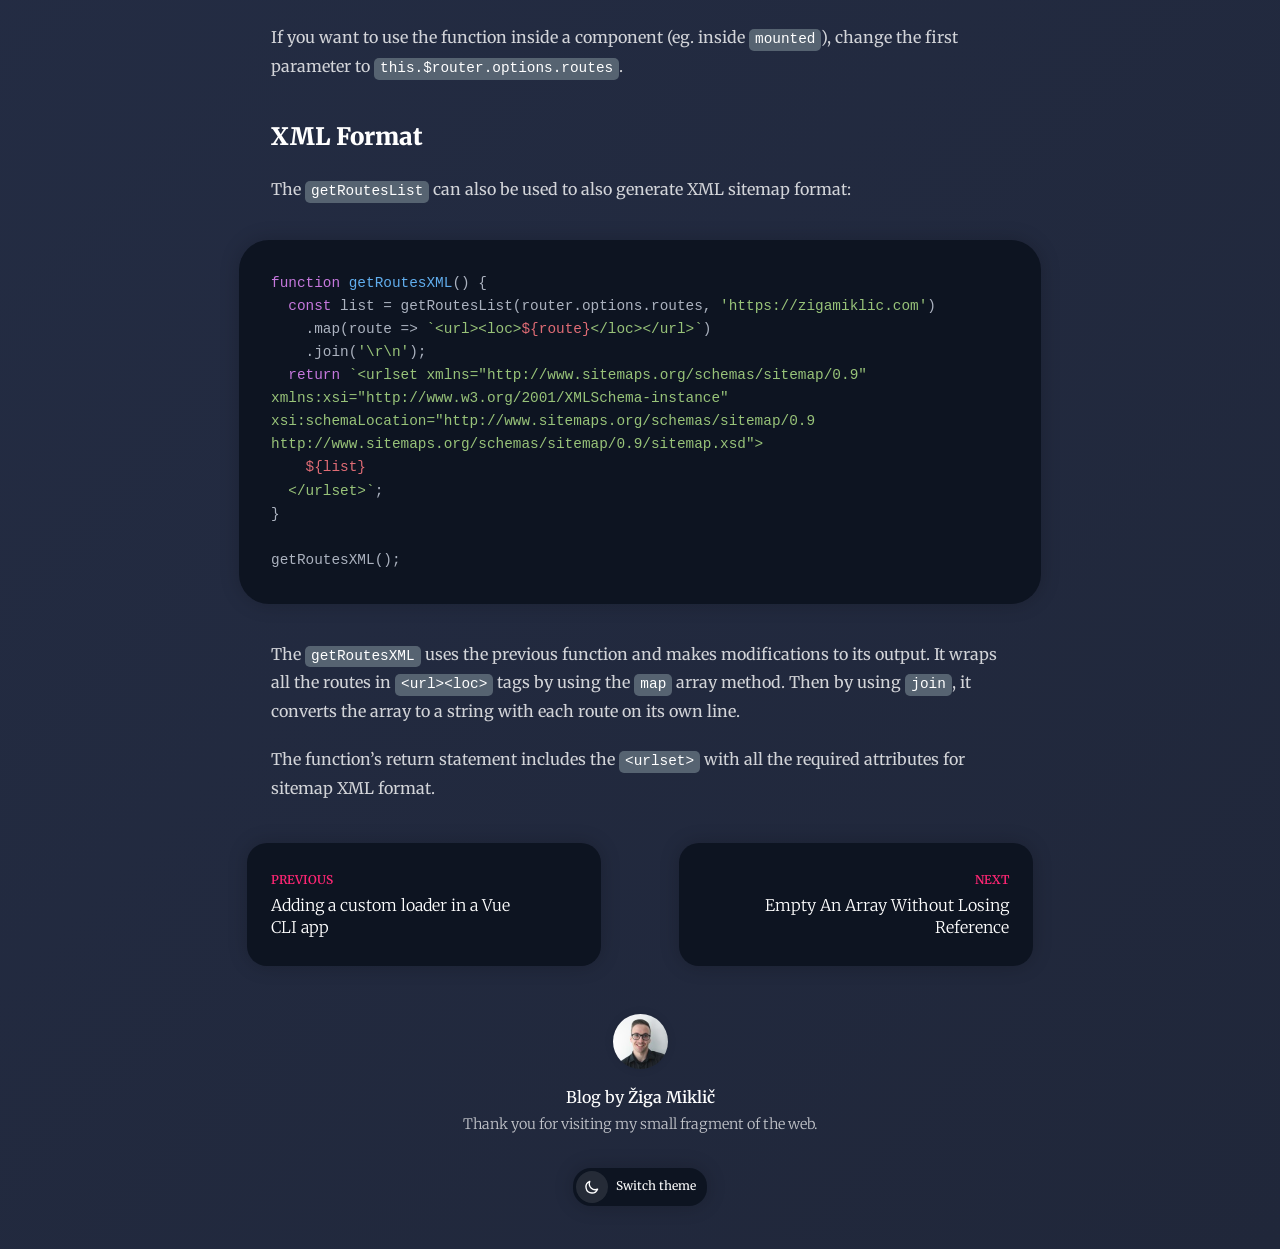
<file: simple-sitemap-for-vue-router/index.html>
<!DOCTYPE html>
<html lang="en-US">
<head>
  <meta charset="UTF-8" />
  <meta name="viewport" content="width=device-width, initial-scale=1">
  <meta name="theme-color" content="#313846">
  <link rel="apple-touch-icon" sizes="180x180" href="/apple-touch-icon.png">
  <link rel="icon" type="image/png" sizes="32x32" href="/favicon-32x32.png">
  <link rel="icon" type="image/png" sizes="16x16" href="/favicon-16x16.png">
  <link rel="manifest" href="/site.webmanifest">
  <link rel="mask-icon" href="/safari-pinned-tab.svg" color="#313846">
  <link rel="preconnect" href="https://fonts.googleapis.com">
  <link rel="preconnect" href="https://fonts.gstatic.com" crossorigin>
  <link href="https://fonts.googleapis.com/css2?family=Merriweather:wght@300;400;700;900&display=swap" rel="stylesheet">
  <meta name="robots" content="index, follow, max-image-preview:large, max-snippet:-1, max-video-preview:-1" />
  <title>Simple Sitemap For Vue Router</title>
  <link rel="canonical" href="https://zigamiklic.com/simple-sitemap-for-vue-router/" />
  <meta property="og:locale" content="en_US" />
  <meta property="og:type" content="article" />
  <meta property="og:title" content="Simple Sitemap For Vue Router" />
  <meta property="og:description" content="See how to get a list of all the routes for your app." />
  <meta property="og:url" content="https://zigamiklic.com/simple-sitemap-for-vue-router/" />
  <meta property="og:site_name" content="Blog by Žiga Miklič" />
  <meta property="article:published_time" content="2019-01-07T13:00:15+00:00" />
  <meta property="article:modified_time" content="2022-05-26T11:37:28+00:00" />
  <meta property="og:image" content="https://zigamiklic.com/assets/img/posts/simple-sitemap-for-vue-router.png" />
  <meta property="og:image:width" content="1200" />
  <meta property="og:image:height" content="675" />
  <meta property="og:image:type" content="image/png" />
  <meta name="twitter:card" content="summary_large_image" />
  <meta name="twitter:image" content="https://zigamiklic.com/assets/img/posts/simple-sitemap-for-vue-router.png" />
  <meta name="twitter:creator" content="@zigamiklic" />
  <meta name="twitter:site" content="@zigamiklic" />
  <script type="application/ld+json">{"@context":"https://schema.org","@graph":[{"@type":"WebSite","@id":"https://zigamiklic.com/#website","url":"https://zigamiklic.com/","name":"Blog by Žiga Miklič","description":"","inLanguage":"en-US"},{"@type":"ImageObject","inLanguage":"en-US","@id":"https://zigamiklic.com/simple-sitemap-for-vue-router/#primaryimage","url":"https://zigamiklic.com/assets/img/posts/simple-sitemap-for-vue-router.png","contentUrl":"https://zigamiklic.com/assets/img/posts/simple-sitemap-for-vue-router.png","width":1200,"height":675},{"@type":"WebPage","@id":"https://zigamiklic.com/simple-sitemap-for-vue-router/#webpage","url":"https://zigamiklic.com/simple-sitemap-for-vue-router/","name":"Simple Sitemap For Vue Router","isPartOf":{"@id":"https://zigamiklic.com/#website"},"primaryImageOfPage":{"@id":"https://zigamiklic.com/simple-sitemap-for-vue-router/#primaryimage"},"datePublished":"2019-01-07T13:00:15+00:00","dateModified":"2022-05-26T11:37:28+00:00","author":{"@id":"https://zigamiklic.com/#/schema/person/387c55cf9186d8933eac06ba734d7266"},"breadcrumb":{"@id":"https://zigamiklic.com/simple-sitemap-for-vue-router/#breadcrumb"},"inLanguage":"en-US","potentialAction":[{"@type":"ReadAction","target":["https://zigamiklic.com/simple-sitemap-for-vue-router/"]}]},{"@type":"BreadcrumbList","@id":"https://zigamiklic.com/simple-sitemap-for-vue-router/#breadcrumb","itemListElement":[{"@type":"ListItem","position":1,"name":"Home","item":"https://zigamiklic.com/"},{"@type":"ListItem","position":2,"name":"Simple Sitemap For Vue Router"}]},{"@type":"Person","@id":"https://zigamiklic.com/#/schema/person/387c55cf9186d8933eac06ba734d7266","name":"ziga-miklic","image":{"@type":"ImageObject","inLanguage":"en-US","@id":"https://zigamiklic.com/#/schema/person/image/","url":"https://secure.gravatar.com/avatar/b3e77ff043e47aa9160af3dacd6ec7fc?s=96&d=mm&r=g","contentUrl":"https://secure.gravatar.com/avatar/b3e77ff043e47aa9160af3dacd6ec7fc?s=96&d=mm&r=g","caption":"ziga-miklic"}}]}</script>
  <link rel="stylesheet" href="/assets/css/atom-one-dark.min.css">
  <link rel="stylesheet" href="/assets/css/reboot.min.css">
  <link rel="stylesheet" href="/assets/css/main.css">
  <script>
    (function () {
      var m = document.cookie.match(/(?:^|; )zm-theme=(light|dark)/);
      if (m) document.documentElement.classList.add("theme--" + m[1]);
    })();
  </script>
  <script src="/assets/js/app.js" defer></script>
</head>
<body class="single-post">

  <div class="site">
    <div class="container">

<a href="/" class="home-link">See all posts</a>

  <article class="post-single">
    <header class="post-single__header">
      <h1 class="post-single__title">Simple Sitemap For Vue Router</h1>
      <div class="post-single-meta">
        <div class="post-single-meta__item--date">
          <svg xmlns="http://www.w3.org/2000/svg" fill="none" viewBox="0 0 24 24" stroke="currentColor" stroke-width="2">
            <path stroke-linecap="round" stroke-linejoin="round" d="M8 7V3m8 4V3m-9 8h10M5 21h14a2 2 0 002-2V7a2 2 0 00-2-2H5a2 2 0 00-2 2v12a2 2 0 002 2z" />
          </svg>
          January 7, 2019 
        </div>
        <div class="post-single-meta__item">
          <svg xmlns="http://www.w3.org/2000/svg" fill="none" viewBox="0 0 24 24" stroke="currentColor" stroke-width="2">
            <path stroke-linecap="round" stroke-linejoin="round" d="M12 8v4l3 3m6-3a9 9 0 11-18 0 9 9 0 0118 0z" />
          </svg>
          2 min
        </div>
      </div>

      <div class="post-single__img wp-block-image">    </header>

    <div class="post-single__content">

<p>A client wanted me to send her all the links for an app which uses <a rel="noreferrer noopener" aria-label="Vue (opens in a new tab)" href="https://vuejs.org/" target="_blank">Vue</a> with <a rel="noreferrer noopener" aria-label="Vue Router (opens in a new tab)" href="https://router.vuejs.org/" target="_blank">Vue Router.</a> At first, I tried to compose the list by hand &#8211; the app has only 45 links. But after a while decided it would be easier to do it with Javascript. And even more useful if I get the same request in the future.</p>

<p>In my case, I only needed a simple list of all the links to send to the client. I then also decided to expand my solution to output the list in sitemap XML format.</p>

<p>Note that the below solutions are for simple use cases like mine. If you need a real sitemap, I recommend installing an NPM package like <a rel="noreferrer noopener" aria-label="vue-router-sitemap (opens in a new tab)" href="https://github.com/40818419/vue-router-sitemap" target="_blank">vue-router-sitemap.</a></p>

<h2>Simple List</h2>

<p>The <code>getRoutesList</code> function below returns an array with all the routes for your app:</p>

<pre class="wp-block-code"><code class="hljs"><span class="hljs-keyword">const</span> router = <span class="hljs-keyword">new</span> Router({ <span class="hljs-comment">/* Your Router config go here */</span> });

<span class="hljs-function"><span class="hljs-keyword">function</span> <span class="hljs-title">getRoutesList</span>(<span class="hljs-params">routes, pre</span>) </span>{
  <span class="hljs-keyword">return</span> routes.reduce(<span class="hljs-function">(<span class="hljs-params">array, route</span>) =&gt;</span> {
    <span class="hljs-keyword">const</span> path = <span class="hljs-string">`<span class="hljs-subst">${pre}</span><span class="hljs-subst">${route.path}</span>`</span>;

    <span class="hljs-keyword">if</span> (route.path !== <span class="hljs-string">'*'</span>) {
      array.push(path);
    }

    <span class="hljs-keyword">if</span> (route.children) {
      array.push(...getRoutesList(route.children, <span class="hljs-string">`<span class="hljs-subst">${path}</span>/`</span>));
    }

    <span class="hljs-keyword">return</span> array;
  }, []);
}

getRoutesList(router.options.routes, <span class="hljs-string">'https://zigamiklic.com'</span>);</code></pre>

<p>Example output:</p>

<pre class="wp-block-code"><code class="hljs">[
   <span class="hljs-string">'https://zigamiklic.com/home'</span>,
   <span class="hljs-string">'https://zigamiklic.com/settings/'</span>,
   <span class="hljs-string">'https://zigamiklic.com/settings/general'</span>,
   <span class="hljs-string">'https://zigamiklic.com/settings/profile'</span>,
   <span class="hljs-string">'https://zigamiklic.com/contact'</span>,
]</code></pre>

<p>The first parameter of the <code>getRoutesList</code> function requires the <code>options.routes</code> array that is available on the Router instance. The second is the URL prefix for all the routes.</p>

<p>For my use case I placed the code inside my router file (<em>router/index.js</em>) and used <code>console.log</code> around the function call to display the routes.</p>

<p>If you want to use the function inside a component (eg. inside <code>mounted</code>), change the first parameter to <code>this.$router.options.routes</code>.</p>

<h2>XML Format</h2>

<p>The <code>getRoutesList</code> can also be used to also generate XML sitemap format:</p>

<pre class="wp-block-code"><code class="hljs"><span class="hljs-function"><span class="hljs-keyword">function</span> <span class="hljs-title">getRoutesXML</span>(<span class="hljs-params"></span>) </span>{
  <span class="hljs-keyword">const</span> list = getRoutesList(router.options.routes, <span class="hljs-string">'https://zigamiklic.com'</span>)
    .map(<span class="hljs-function"><span class="hljs-params">route</span> =&gt;</span> <span class="hljs-string">`&lt;url&gt;&lt;loc&gt;<span class="hljs-subst">${route}</span>&lt;/loc&gt;&lt;/url&gt;`</span>)
    .join(<span class="hljs-string">'\r\n'</span>);
  <span class="hljs-keyword">return</span> <span class="hljs-string">`&lt;urlset xmlns="http://www.sitemaps.org/schemas/sitemap/0.9" xmlns:xsi="http://www.w3.org/2001/XMLSchema-instance" xsi:schemaLocation="http://www.sitemaps.org/schemas/sitemap/0.9 http://www.sitemaps.org/schemas/sitemap/0.9/sitemap.xsd"&gt;
    <span class="hljs-subst">${list}</span>
  &lt;/urlset&gt;`</span>;
}

getRoutesXML();</code></pre>

<p>The <code>getRoutesXML</code> uses the previous function and makes modifications to its output. It wraps all the routes in <code>&lt;url&gt;&lt;loc&gt;</code> tags by using the <a rel="noreferrer noopener" aria-label="map (opens in a new tab)" href="https://developer.mozilla.org/en-US/docs/Web/JavaScript/Reference/Global_Objects/Map" target="_blank"><code>map</code></a> array method. Then by using <a rel="noreferrer noopener" aria-label="join (opens in a new tab)" href="https://developer.mozilla.org/en-US/docs/Web/JavaScript/Reference/Global_Objects/Array/join" target="_blank"><code>join</code></a>, it converts the array to a string with each route on its own line.</p>

<p>The function&#8217;s return statement includes the <code>&lt;urlset&gt;</code> with all the required attributes for sitemap XML format.</p>

<p></p>
    </div>
  </article>

  
  <div class="post-nav">
            <a class="post-nav__prev" href="/custom-loader-vue-cli/">
          Previous
          <small>Adding a custom loader in a Vue CLI app</small>
        </a>
      
            <a class="post-nav__next" href="/empty-array-without-losing-reference/">
          Next
          <small>Empty An Array Without Losing Reference</small>
        </a>
        </div>

      <footer class="footer">
        <div class="footer__avatar">
          <img loading="lazy" src="/assets/img/avatar.jpg" alt="Žiga Miklič">
        </div>
        <div class="footer__main">Blog by <a target="_blank" rel="noreferrer" href="https://twitter.com/zigamiklic">Žiga Miklič</a></div>
        <div class="footer__desc">Thank you for visiting my small fragment of the web.</div>

        <button type="button" class="theme-switch" id="theme-switch">
          <svg xmlns="http://www.w3.org/2000/svg" class="theme-switch__icon-light" fill="none" viewBox="0 0 24 24" stroke="currentColor" stroke-width="2">
            <path stroke-linecap="round" stroke-linejoin="round" d="M12 3v1m0 16v1m9-9h-1M4 12H3m15.364 6.364l-.707-.707M6.343 6.343l-.707-.707m12.728 0l-.707.707M6.343 17.657l-.707.707M16 12a4 4 0 11-8 0 4 4 0 018 0z" />
          </svg>

          <svg xmlns="http://www.w3.org/2000/svg" class="theme-switch__icon-dark" fill="none" viewBox="0 0 24 24" stroke="currentColor" stroke-width="2">
            <path stroke-linecap="round" stroke-linejoin="round" d="M20.354 15.354A9 9 0 018.646 3.646 9.003 9.003 0 0012 21a9.003 9.003 0 008.354-5.646z" />
          </svg>

          Switch theme
        </button>
      </footer>  
    </div>
  </div>
</body>
</html>
</file>
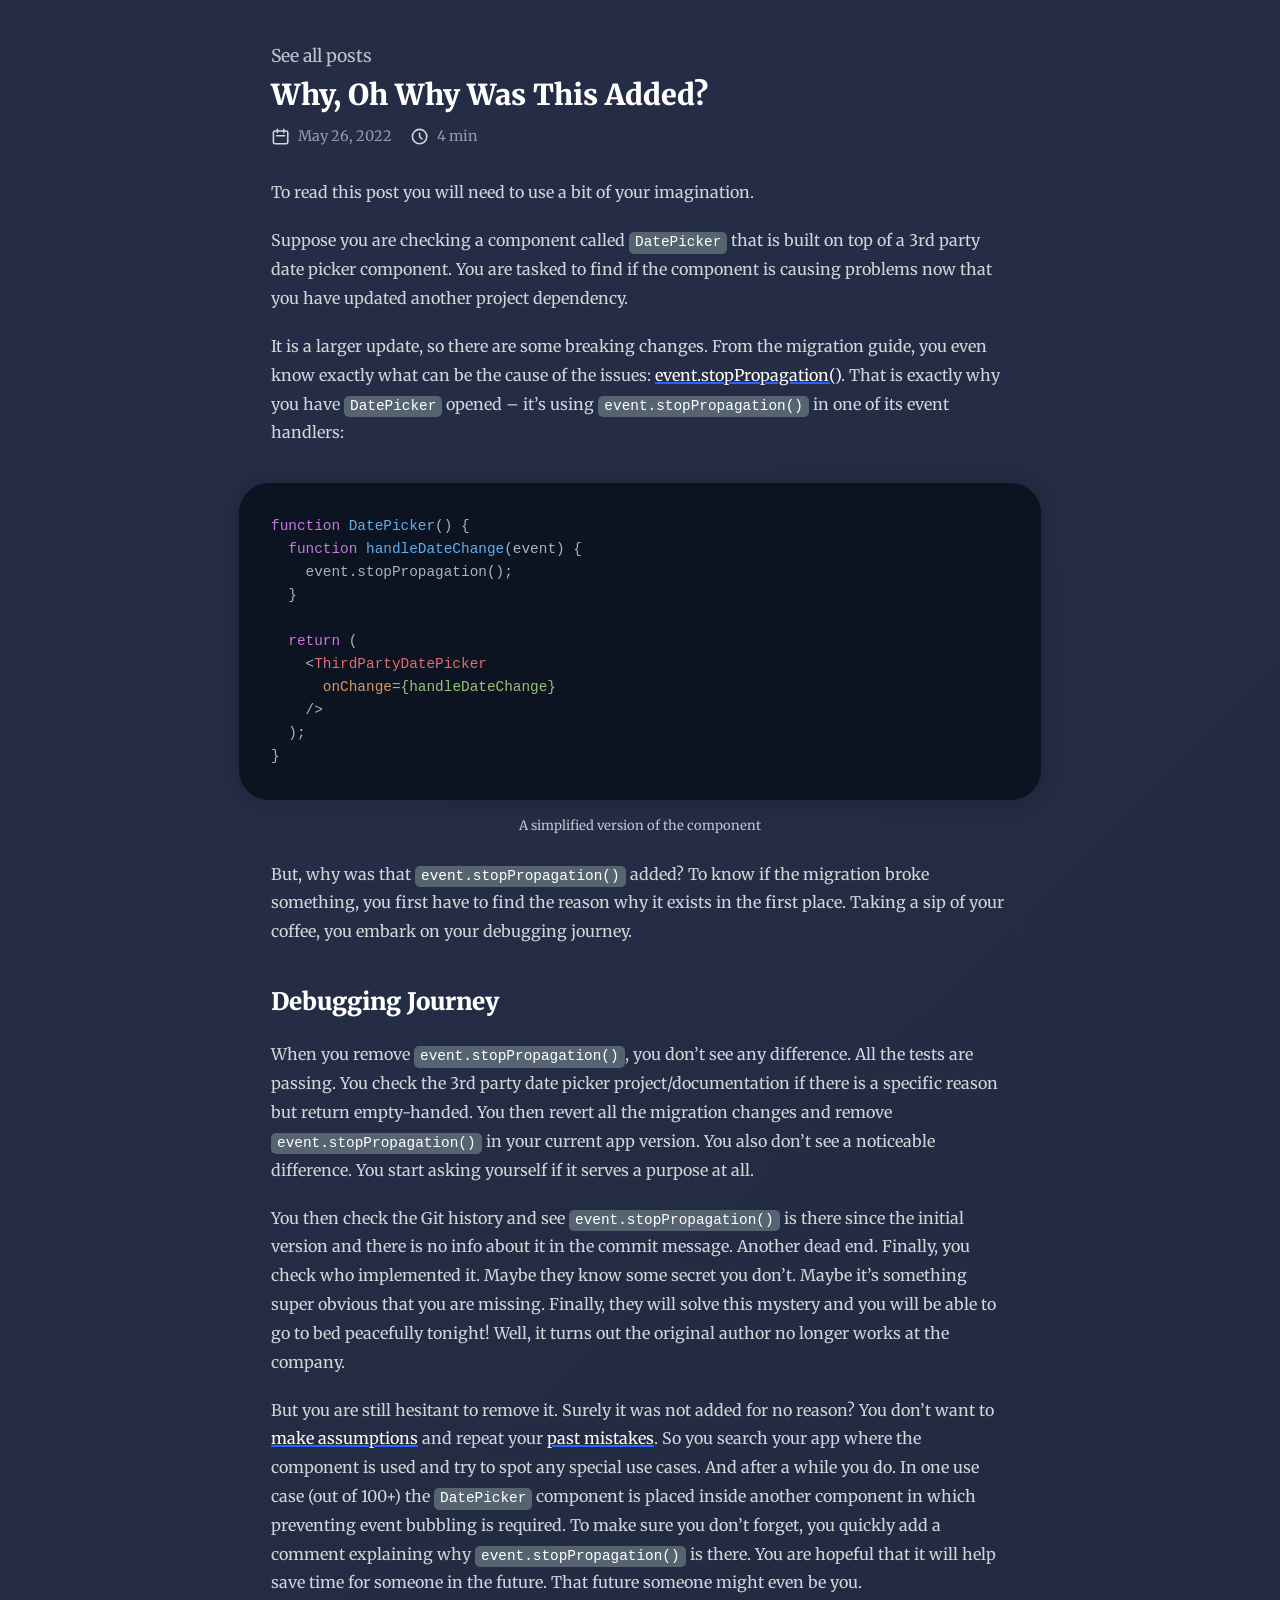
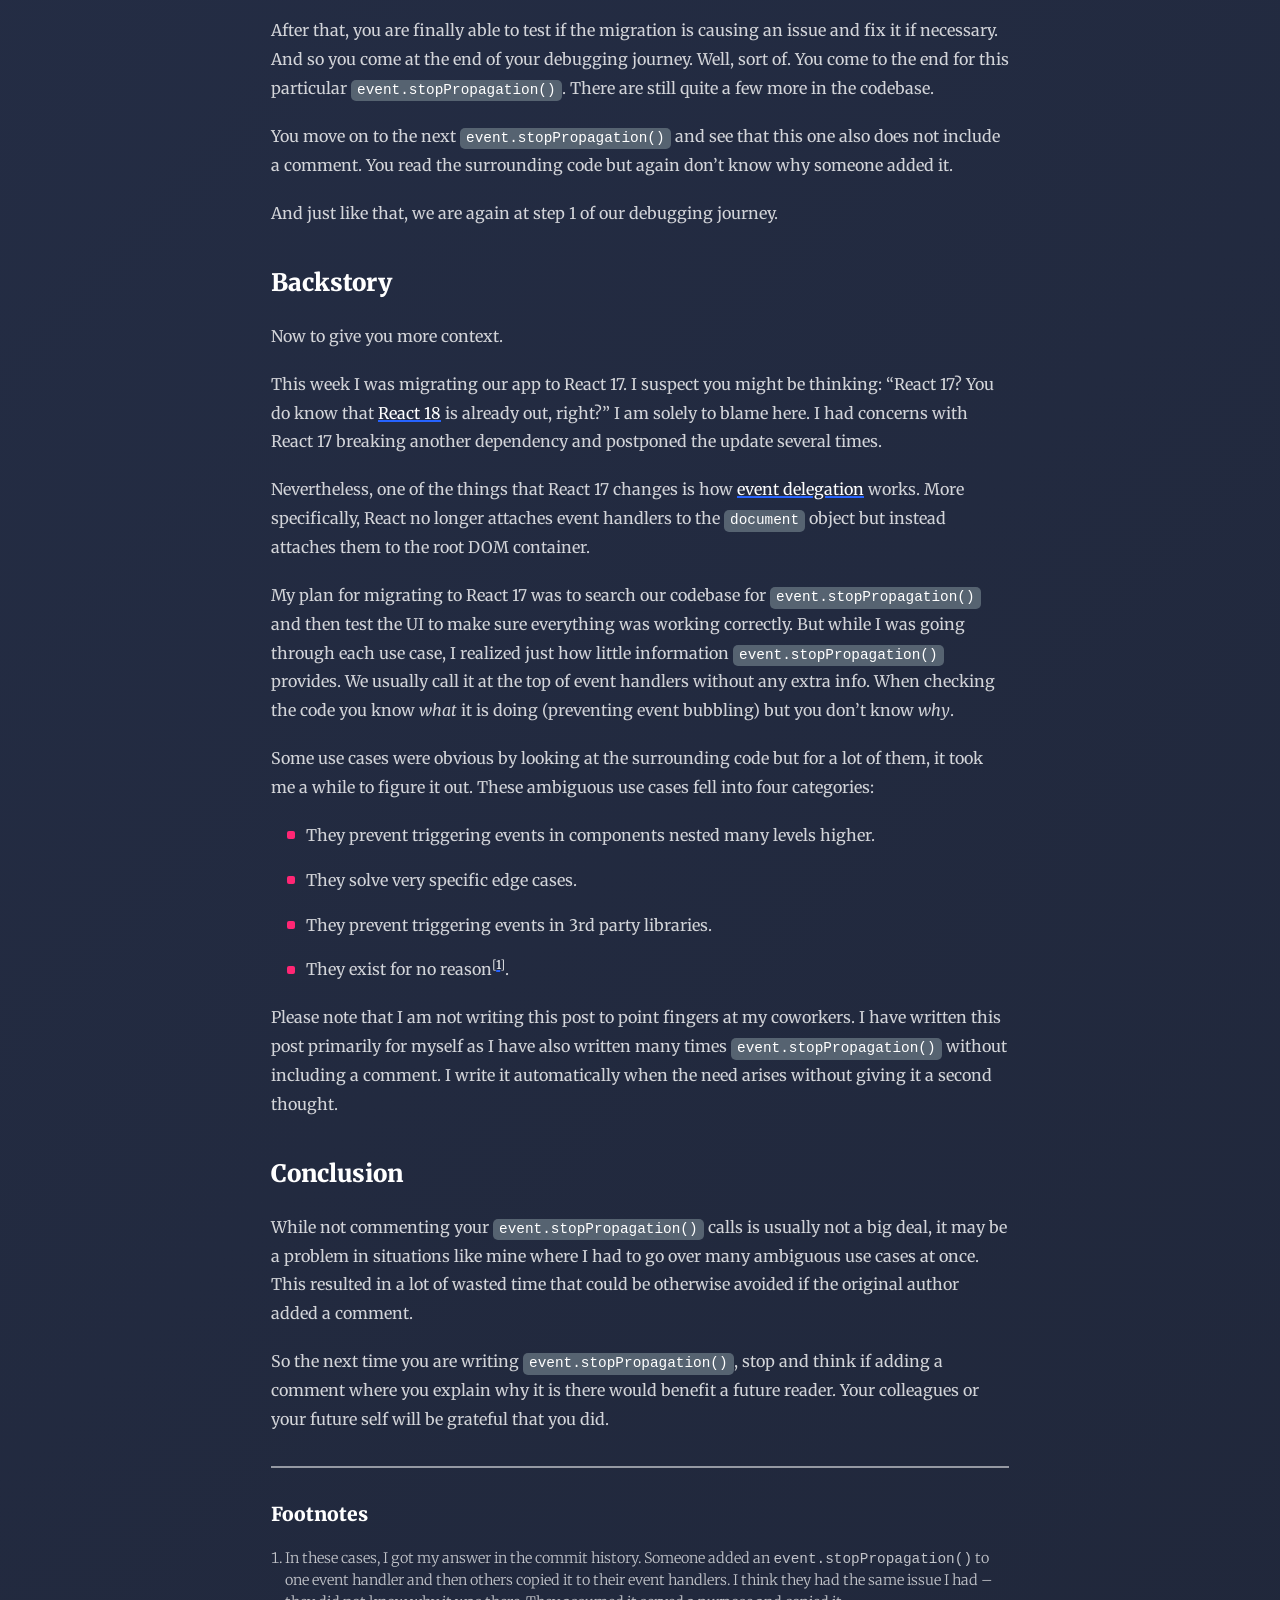
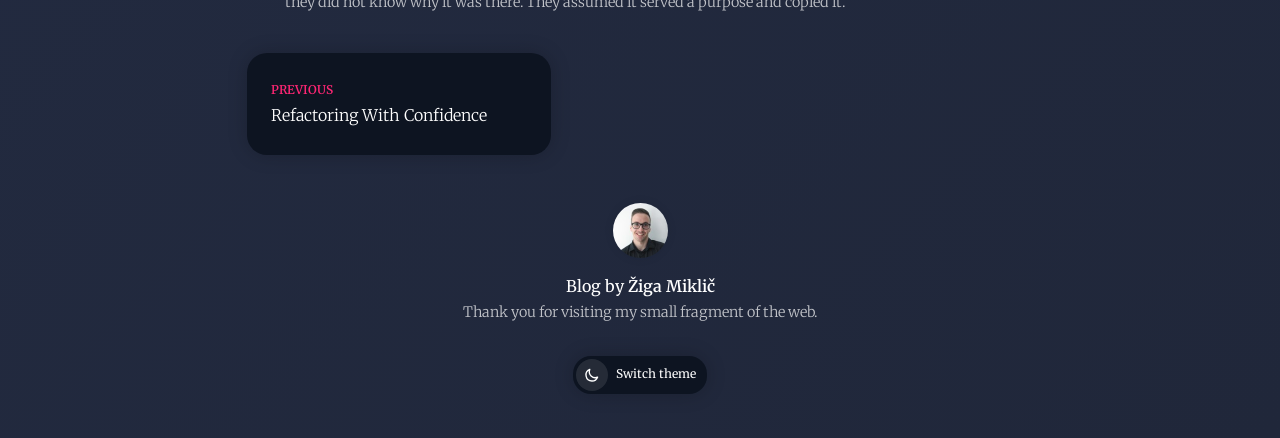
<file: why-oh-why/index.html>
<!DOCTYPE html>
<html lang="en-US">
<head>
  <meta charset="UTF-8" />
  <meta name="viewport" content="width=device-width, initial-scale=1">
  <meta name="theme-color" content="#313846">
  <link rel="apple-touch-icon" sizes="180x180" href="/apple-touch-icon.png">
  <link rel="icon" type="image/png" sizes="32x32" href="/favicon-32x32.png">
  <link rel="icon" type="image/png" sizes="16x16" href="/favicon-16x16.png">
  <link rel="manifest" href="/site.webmanifest">
  <link rel="mask-icon" href="/safari-pinned-tab.svg" color="#313846">
  <link rel="preconnect" href="https://fonts.googleapis.com">
  <link rel="preconnect" href="https://fonts.gstatic.com" crossorigin>
  <link href="https://fonts.googleapis.com/css2?family=Merriweather:wght@300;400;700;900&display=swap" rel="stylesheet">
  <meta name="robots" content="index, follow, max-image-preview:large, max-snippet:-1, max-video-preview:-1" />
  <title>Why, Oh Why Was This Added?</title>
  <link rel="canonical" href="https://zigamiklic.com/why-oh-why/" />
  <meta property="og:locale" content="en_US" />
  <meta property="og:type" content="article" />
  <meta property="og:title" content="Why, Oh Why Was This Added?" />
  <meta property="og:description" content="In this post, I take you on a debugging journey and show you why it might be a good idea to add a comment next to a certain method." />
  <meta property="og:url" content="https://zigamiklic.com/why-oh-why/" />
  <meta property="og:site_name" content="Blog by Žiga Miklič" />
  <meta property="article:published_time" content="2022-05-26T15:52:17+00:00" />
  <meta property="article:modified_time" content="2022-05-26T16:30:39+00:00" />
  <meta property="og:image" content="https://zigamiklic.com/assets/img/posts/why-oh-why.png" />
  <meta property="og:image:width" content="1200" />
  <meta property="og:image:height" content="675" />
  <meta property="og:image:type" content="image/png" />
  <meta name="twitter:card" content="summary_large_image" />
  <meta name="twitter:image" content="https://zigamiklic.com/assets/img/posts/why-oh-why.png" />
  <meta name="twitter:creator" content="@zigamiklic" />
  <meta name="twitter:site" content="@zigamiklic" />
  <script type="application/ld+json">{"@context":"https://schema.org","@graph":[{"@type":"WebSite","@id":"https://zigamiklic.com/#website","url":"https://zigamiklic.com/","name":"Blog by Žiga Miklič","description":"","inLanguage":"en-US"},{"@type":"ImageObject","inLanguage":"en-US","@id":"https://zigamiklic.com/why-oh-why/#primaryimage","url":"https://zigamiklic.com/assets/img/posts/why-oh-why.png","contentUrl":"https://zigamiklic.com/assets/img/posts/why-oh-why.png","width":1200,"height":675},{"@type":"WebPage","@id":"https://zigamiklic.com/why-oh-why/#webpage","url":"https://zigamiklic.com/why-oh-why/","name":"Why, Oh Why Was This Added?","isPartOf":{"@id":"https://zigamiklic.com/#website"},"primaryImageOfPage":{"@id":"https://zigamiklic.com/why-oh-why/#primaryimage"},"datePublished":"2022-05-26T15:52:17+00:00","dateModified":"2022-05-26T16:30:39+00:00","author":{"@id":"https://zigamiklic.com/#/schema/person/387c55cf9186d8933eac06ba734d7266"},"breadcrumb":{"@id":"https://zigamiklic.com/why-oh-why/#breadcrumb"},"inLanguage":"en-US","potentialAction":[{"@type":"ReadAction","target":["https://zigamiklic.com/why-oh-why/"]}]},{"@type":"BreadcrumbList","@id":"https://zigamiklic.com/why-oh-why/#breadcrumb","itemListElement":[{"@type":"ListItem","position":1,"name":"Home","item":"https://zigamiklic.com/"},{"@type":"ListItem","position":2,"name":"Why, Oh Why Was This Added?"}]},{"@type":"Person","@id":"https://zigamiklic.com/#/schema/person/387c55cf9186d8933eac06ba734d7266","name":"ziga-miklic","image":{"@type":"ImageObject","inLanguage":"en-US","@id":"https://zigamiklic.com/#/schema/person/image/","url":"https://secure.gravatar.com/avatar/b3e77ff043e47aa9160af3dacd6ec7fc?s=96&d=mm&r=g","contentUrl":"https://secure.gravatar.com/avatar/b3e77ff043e47aa9160af3dacd6ec7fc?s=96&d=mm&r=g","caption":"ziga-miklic"}}]}</script>
  <link rel="stylesheet" href="/assets/css/atom-one-dark.min.css">
  <link rel="stylesheet" href="/assets/css/reboot.min.css">
  <link rel="stylesheet" href="/assets/css/main.css">
  <script>
    (function () {
      var m = document.cookie.match(/(?:^|; )zm-theme=(light|dark)/);
      if (m) document.documentElement.classList.add("theme--" + m[1]);
    })();
  </script>
  <script src="/assets/js/app.js" defer></script>
</head>
<body class="single-post">

  <div class="site">
    <div class="container">

<a href="/" class="home-link">See all posts</a>

  <article class="post-single">
    <header class="post-single__header">
      <h1 class="post-single__title">Why, Oh Why Was This Added?</h1>
      <div class="post-single-meta">
        <div class="post-single-meta__item--date">
          <svg xmlns="http://www.w3.org/2000/svg" fill="none" viewBox="0 0 24 24" stroke="currentColor" stroke-width="2">
            <path stroke-linecap="round" stroke-linejoin="round" d="M8 7V3m8 4V3m-9 8h10M5 21h14a2 2 0 002-2V7a2 2 0 00-2-2H5a2 2 0 00-2 2v12a2 2 0 002 2z" />
          </svg>
          May 26, 2022 
        </div>
        <div class="post-single-meta__item">
          <svg xmlns="http://www.w3.org/2000/svg" fill="none" viewBox="0 0 24 24" stroke="currentColor" stroke-width="2">
            <path stroke-linecap="round" stroke-linejoin="round" d="M12 8v4l3 3m6-3a9 9 0 11-18 0 9 9 0 0118 0z" />
          </svg>
          4 min
        </div>
      </div>

      <div class="post-single__img wp-block-image">    </header>

    <div class="post-single__content">

<p>To read this post you will need to use a bit of your imagination.</p>

<p>Suppose you are checking a component called <code>DatePicker</code> that is built on top of a 3rd party date picker component. You are tasked to find if the component is causing problems now that you have updated another project dependency. </p>

<p>It is a larger update, so there are some breaking changes. From the migration guide, you even know exactly what can be the cause of the issues: <a href="https://developer.mozilla.org/en-US/docs/Web/API/Event/stopPropagation" target="_blank" rel="noreferrer noopener">event.stopPropagation()</a>. That is exactly why you have <code>DatePicker</code> opened &#8211; it&#8217;s using <code>event.stopPropagation()</code> in one of its event handlers:</p>

<div class="wp-block-group">
<pre class="wp-block-code"><code class="hljs"><span class="hljs-function"><span class="hljs-keyword">function</span> <span class="hljs-title">DatePicker</span>(<span class="hljs-params"></span>) </span>{
  <span class="hljs-function"><span class="hljs-keyword">function</span> <span class="hljs-title">handleDateChange</span>(<span class="hljs-params">event</span>) </span>{
    event.stopPropagation();
  }

  <span class="hljs-keyword">return</span> (
    <span class="xml"><span class="hljs-tag">&lt;<span class="hljs-name">ThirdPartyDatePicker</span>
      <span class="hljs-attr">onChange</span>=<span class="hljs-string">{handleDateChange}</span>
    /&gt;</span>
  );
}</span></code></pre>

<p class="has-text-align-center caption has-small-font-size">A simplified version of the component</p>
</div>

<p>But, why was that <code>event.stopPropagation()</code> added? To know if the migration broke something, you first have to find the reason why it exists in the first place. Taking a sip of your coffee, you embark on your debugging journey.</p>

<h2>Debugging Journey</h2>

<p>When you remove <code>event.stopPropagation()</code>, you don&#8217;t see any difference. All the tests are passing. You check the 3rd party date picker project/documentation if there is a specific reason but return empty-handed. You then revert all the migration changes and remove <code>event.stopPropagation()</code> in your current app version. You also don&#8217;t see a noticeable difference. You start asking yourself if it serves a purpose at all.</p>

<p>You then check the Git history and see <code>event.stopPropagation()</code> is there since the initial version and there is no info about it in the commit message. Another dead end. Finally, you check who implemented it. Maybe they know some secret you don&#8217;t. Maybe it&#8217;s something super obvious that you are missing. Finally, they will solve this mystery and you will be able to go to bed peacefully tonight! Well, it turns out the original author no longer works at the company.</p>

<p>But you are still hesitant to remove it. Surely it was not added for no reason? You don&#8217;t want to <a href="https://fs.blog/chestertons-fence/" target="_blank" rel="noreferrer noopener">make assumptions</a> and repeat your <a href="/cautionary-tale/" target="_blank" rel="noreferrer noopener">past mistakes</a>. So you search your app where the component is used and try to spot any special use cases. And after a while you do. In one use case (out of 100+) the <code>DatePicker</code> component is placed inside another component in which preventing event bubbling is required. To make sure you don&#8217;t forget, you quickly add a comment explaining why <code>event.stopPropagation()</code> is there. You are hopeful that it will help save time for someone in the future. That future someone might even be you.</p>

<p>After that, you are finally able to test if the migration is causing an issue and fix it if necessary. And so you come at the end of your debugging journey. Well, sort of. You come to the end for this particular <code>event.stopPropagation()</code>. There are still quite a few more in the codebase.</p>

<p>You move on to the next <code>event.stopPropagation()</code> and see that this one also does not include a comment. You read the surrounding code but again don&#8217;t know why someone added it.</p>

<p>And just like that, we are again at step 1 of our debugging journey.</p>

<h2>Backstory</h2>

<p>Now to give you more context.</p>

<p>This week I was migrating our app to React 17. I suspect you might be thinking: &#8220;React 17? You do know that <a href="https://reactjs.org/blog/2022/03/29/react-v18.html" target="_blank" rel="noreferrer noopener">React 18</a> is already out, right?&#8221; I am solely to blame here. I had concerns with React 17 breaking another dependency and postponed the update several times.</p>

<p>Nevertheless, one of the things that React 17 changes is how <a href="https://reactjs.org/blog/2020/10/20/react-v17.html#changes-to-event-delegation" target="_blank" rel="noreferrer noopener">event delegation</a> works. More specifically, React no longer attaches event handlers to the&nbsp;<code>document</code>&nbsp;object but instead attaches them to the root DOM container.</p>

<p>My plan for migrating to React 17 was to search our codebase for <code>event.stopPropagation()</code> and then test the UI to make sure everything was working correctly. But while I was going through each use case, I realized just how little information <code>event.stopPropagation()</code> provides. We usually call it at the top of event handlers without any extra info. When checking the code you know <em>what </em>it is doing (preventing event bubbling) but you don&#8217;t know <em>why</em>.</p>

<p>Some use cases were obvious by looking at the surrounding code but for a lot of them, it took me a while to figure it out. These ambiguous use cases fell into four categories:</p>

<ul><li>They prevent triggering events in components nested many levels higher.</li><li>They solve very specific edge cases.</li><li>They prevent triggering events in 3rd party libraries.</li><li>They exist for no reason<sup>[<a href="#footnotes">1</a>]</sup>.</li></ul>

<p>Please note that I am not writing this post to point fingers at my coworkers. I have written this post primarily for myself as I have also written many times <code>event.stopPropagation()</code> without including a comment. I write it automatically when the need arises without giving it a second thought.</p>

<h2>Conclusion</h2>

<p>While not commenting your <code>event.stopPropagation()</code> calls is usually not a big deal, it may be a problem in situations like mine where I had to go over many ambiguous use cases at once. This resulted in a lot of wasted time that could be otherwise avoided if the original author added a comment.</p>

<p>So the next time you are writing <code>event.stopPropagation()</code>, stop and think if adding a comment where you explain why it is there would benefit a future reader. Your colleagues or your future self will be grateful that you did.</p>
    </div>
  </article>

  		<div class="post-footnotes" id="footnotes">
      <div class="post-footnotes__title">Footnotes</div>
			<ol>
<li>In these cases, I got my answer in the commit history. Someone added an <code>event.stopPropagation()</code> to one event handler and then others copied it to their event handlers. I think they had the same issue I had &#8211; they did not know why it was there. They assumed it served a purpose and copied it.</li>
</ol>
		</div>
		
  <div class="post-nav">
            <a class="post-nav__prev" href="/refactoring-with-confidence/">
          Previous
          <small>Refactoring With Confidence</small>
        </a>
      
      </div>

      <footer class="footer">
        <div class="footer__avatar">
          <img loading="lazy" src="/assets/img/avatar.jpg" alt="Žiga Miklič">
        </div>
        <div class="footer__main">Blog by <a target="_blank" rel="noreferrer" href="https://twitter.com/zigamiklic">Žiga Miklič</a></div>
        <div class="footer__desc">Thank you for visiting my small fragment of the web.</div>

        <button type="button" class="theme-switch" id="theme-switch">
          <svg xmlns="http://www.w3.org/2000/svg" class="theme-switch__icon-light" fill="none" viewBox="0 0 24 24" stroke="currentColor" stroke-width="2">
            <path stroke-linecap="round" stroke-linejoin="round" d="M12 3v1m0 16v1m9-9h-1M4 12H3m15.364 6.364l-.707-.707M6.343 6.343l-.707-.707m12.728 0l-.707.707M6.343 17.657l-.707.707M16 12a4 4 0 11-8 0 4 4 0 018 0z" />
          </svg>

          <svg xmlns="http://www.w3.org/2000/svg" class="theme-switch__icon-dark" fill="none" viewBox="0 0 24 24" stroke="currentColor" stroke-width="2">
            <path stroke-linecap="round" stroke-linejoin="round" d="M20.354 15.354A9 9 0 018.646 3.646 9.003 9.003 0 0012 21a9.003 9.003 0 008.354-5.646z" />
          </svg>

          Switch theme
        </button>
      </footer>  
    </div>
  </div>
</body>
</html>
</file>
<file: assets/css/main.css>
/*
 * Variables
 */

:root {
  --font: "Merriweather", serif;
}

.site,
.theme--dark .site {
  --color-bg: #20273a;
  --bg-gradient: -webkit-linear-gradient(315deg, #242d45 25%, #20273a);
  --color-text: rgba(255, 255, 255, 0.8);
  --color-text-light: rgba(255, 255, 255, 0.72);
  --color-text-muted: rgba(255, 255, 255, 0.52);
  --color-text-dark: #fff;
  --color-primary: #2663ff;
  --color-hover: #ff2674;
  --color-selection: #ff2674;
  --color-code-bg: #566371;
  --color-code-bg-hover: #475360;
  --color-editor-bg: #0d1421;
  --color-post-bg: #0d1421;
  --color-post-bg-hover: #020b1b;
  --post-bg-gradient: -webkit-linear-gradient(315deg, #06153d 25%, #2d0615);
  --box-shadow-post: 0 0 20px 0 rgba(0, 0, 0, 0.2);
  --box-shadow-post-hover: 0 0 20px 0 rgba(0, 0, 0, 0.4);
  --box-shadow-small: 1px 1px 4px 0 rgb(0 0 0 / 80%);
}

.theme--light .site {
  --color-bg: #f2f3f8;
  --bg-gradient: none;
  --color-text: #454f63;
  --color-text-light: #58657e;
  --color-text-muted: #7e8ba5;
  --color-text-dark: #313846;
  --color-primary: #2f94fc;
  --color-hover: #ff2674;
  --color-selection: #2f94fc;
  --color-code-bg: #f2f4f7;
  --color-code-bg-hover: #eceff3;
  --color-editor-bg: #0d1421;
  --color-post-bg: #dfe4ec;
  --box-shadow-post: none;
  --post-bg-gradient: -webkit-linear-gradient(
    315deg,
    hsl(217deg 25% 90%) 25%,
    hsl(217deg 25% 83%)
  );
  --color-post-bg-hover: hsl(217deg 25% 87%);
  --box-shadow-post-hover: none;
  --box-shadow-small: 1px 1px 4px 0 rgb(0 0 0 / 20%);
}

/*
 * Globals
 */

::selection {
  background: var(--color-selection);
  color: #fff;
}

.sr-only {
  position: absolute;
  width: 1px;
  height: 1px;
  padding: 0;
  margin: -1px;
  overflow: hidden;
  clip: rect(0, 0, 0, 0);
  border: 0;
}

.hljs {
  background-color: inherit;
  padding: 0;
}

img {
  height: auto;
}

/* Rules from the WordPress 5.8 block library that the post content relies on */

.wp-block-code code {
  display: block;
  white-space: pre-wrap;
  overflow-wrap: break-word;
}

.wp-block-image img {
  border-radius: inherit;
}

.has-small-font-size {
  font-size: 0.8125em;
}

.has-text-align-center {
  text-align: center;
}

.wp-block-image figcaption {
  color: var(--color-text-light);
  font-size: 80%;
  margin-top: 1.5rem;
  text-align: center;
}

.wp-block-image {
  box-shadow: var(--box-shadow-post);
  margin: 2rem -1rem;
}

@media (min-width: 795px) {
  .wp-block-image {
    border-radius: 30px;
  }
}

@media (min-width: 825px) {
  .wp-block-image {
    margin: 2rem -1.5rem;
  }
}

ul li + li {
  margin-top: 1rem;
}

.article-footer {
  color: var(--color-text-light);
  font-size: 90%;
}

.article-footer a {
  color: inherit;
}

.article-footer li + li {
  margin-top: 0.5rem;
}

blockquote {
  border-left: 4px solid #000;
  font-size: 90%;
  margin: 1rem 0;
  padding: 0.5rem;
  padding-left: 1.5rem;
}

blockquote cite {
  color: var(--color-text-light);
  font-size: 90%;
}

ul li {
  list-style: none;
  padding-left: 1.2rem;
  position: relative;
}

ul li::before {
  background-color: var(--color-hover);
  border-radius: 2px;
  content: "";
  height: 0.5rem;
  position: absolute;
  top: 0.65rem;
  left: 0;
  width: 0.5rem;
}

ul,
ol {
  padding: 0;
}

@media (min-width: 500px) {
  ul,
  ol {
    padding: 0 0 0 1rem;
  }
}

.wp-block-separator {
  border: none;
  border-top: 2px solid var(--color-code-bg);
  display: block;
  max-width: 200px;
  margin: 2rem auto;
}

.site {
  background-color: var(--color-bg);
  background-image: var(--bg-gradient);
  color: var(--color-text);
  font-family: var(--font);
  font-size: 16px;
  font-weight: 400;
  min-height: 100vh;
}

.site img {
  max-width: 100%;
}

.site h1,
.site h2,
.site h3,
.site h4,
.site h5,
.site h6 {
  color: var(--color-text-dark);
  font-weight: 900;
}

.site h1 a,
.site h2 a,
.site h3 a {
  text-decoration-thickness: 3px;
}

.site a {
  color: var(--color-text-dark);
  text-decoration: underline;
  text-decoration-style: solid;
  text-decoration-thickness: 2px;
  text-decoration-color: var(--color-primary);
  transition: 0.2s text-decoration-color;
}

.site a:hover,
.site a:focus-visible {
  text-decoration-color: var(--color-hover);
}

/*
 * Components
 */

/* Container */

.container {
  max-width: 1080px;
  margin: 0 auto;
  padding: 2rem 1rem;
}

.single-post .container {
  max-width: 770px;
}

@media (min-width: 600px) {
  .container {
    padding: 2.7rem 1rem;
  }
}

/* Headings */

.heading--2 {
  font-size: 160%;
  margin-bottom: 1.2rem;
}

/* Post */

.posts {
  display: grid;
  gap: 1.5rem;
  grid-template-columns: 1fr;
  margin: 2rem 0 0;
}

@media (min-width: 600px) {
  .posts {
    grid-template-columns: repeat(2, 1fr);
  }
}

@media (min-width: 1000px) {
  .posts {
    grid-template-columns: repeat(3, 1fr);
  }
}

@media (min-width: 1180px) {
  .posts {
    margin: 2rem -1.75rem 0;
  }
}

.post {
  border-radius: 30px;
  position: relative;
}

.post > a {
  background: var(--color-post-bg);
  backface-visibility: hidden;
  box-shadow: var(--box-shadow-post);
  border-radius: inherit;
  display: block;
  height: 100%;
  padding: 2.25rem 1.75rem;
  position: relative;
  text-decoration: none;
  z-index: 1;
}

.post__shadow {
  background: var(--post-bg-gradient);
  border-radius: 30px;
  content: "";
  left: 0;
  height: 100%;
  filter: blur(7px);
  opacity: 0;
  position: absolute;
  top: 0;
  transform: scale(1.01);
  transition: 0.2s opacity;
  width: 100%;
}

.theme--light .post__shadow {
  display: none;
}

@media (min-width: 870px) {
  .post > a {
    padding: 2.25rem 1.75rem;
  }
}

.post a:hover,
.post a:focus-visible {
  background-color: var(--color-post-bg-hover);
  background: var(--post-bg-gradient);
  box-shadow: none;
}

.post a:hover + .post__shadow,
.post a:focus-visible + .post__shadow {
  opacity: 1;
}

.post__image {
  backface-visibility: hidden;
  border-radius: 30px 30px 0 0;
  height: 180px;
  overflow: hidden;
  margin-bottom: 2rem;
  margin-left: -1.75rem;
  margin-right: -1.75rem;
  margin-top: -2.25rem;
}

.post__image img {
  height: 100%;
  object-position: center;
  object-fit: cover;
  width: 100%;
}

@media (min-width: 500px) {
  .post__image {
    display: none;
  }
}

.post-categories {
  font-size: 0.85rem;
  margin-bottom: 0.3rem;
}

@media (min-width: 600px) {
  .post-categories {
    font-size: 0.8rem;
  }
}

.post-category {
  color: var(--color-hover);
  text-transform: uppercase;
}

.post__desc p {
  color: var(--color-text-light);
  font-size: 0.95rem;
  margin: 0;
}

@media (min-width: 600px) {
  .post__desc p {
    font-size: 0.9rem;
  }
}

.post-meta {
  align-items: center;
  color: var(--color-text-muted);
  display: flex;
  line-height: 1;
  gap: 0.85rem;
  font-size: 0.85rem;
  font-weight: 300;
  margin-bottom: 1.3rem;
}

@media (min-width: 600px) {
  .post-meta {
    font-size: 0.8rem;
  }
}

.post-meta svg {
  margin-right: 0.2rem;
  position: relative;
  height: 1.1rem;
  top: -1px;
  width: 1.1rem;
}

.post-meta__item {
  flex-shrink: 0;
}

.post-meta__item--date svg {
  top: -2px;
}

.post__title {
  font-size: 1.3rem;
  line-height: 1.25;
}

@media (min-width: 600px) {
  .post__title {
    font-size: 1.25rem;
  }
}

.post__title a {
  text-decoration: none;
}

.post__title a:hover,
.post__title a:focus-visible {
  text-decoration: underline;
  text-decoration-color: var(--color-hover);
}

/* Post single */

a.home-link {
  color: var(--color-text-light);
  text-decoration: none;
  font-size: 110%;
  transition: none;
}

a.home-link:hover,
a.home-link:focus-visible {
  color: var(--color-text-dark);
  text-decoration: underline;
  text-decoration-thickness: 2px;
  text-decoration-color: var(--color-hover);
}

.post-single__content blockquote p {
  margin: 0;
}

.post-single__content {
  word-break: break-word;
}

.post-single__content h3 {
  margin-top: 2rem;
}

.post-single__content h2 + h3 {
  margin-top: 0;
}

.post-single-meta {
  align-items: center;
  color: var(--color-text-muted);
  display: flex;
  line-height: 1;
  gap: 1.1rem;
  font-size: 0.9rem;
  margin-bottom: 1.3rem;
  margin-top: 0.6rem;
}

.post-single-meta svg {
  color: var(--color-text);
  margin-right: 0.3rem;
  position: relative;
  height: 1.2rem;
  width: 1.2rem;
}

.post-single__title {
  font-size: 180%;
  margin: 0;
  margin-top: 0.3rem;
}

.post-single__read-time {
  color: var(--color-text-light);
  display: block;
  font-weight: 300;
  margin-top: 0.5rem;
}

.post-single__content {
  font-size: 1rem;
  line-height: 1.8em;
  margin-top: 1.9rem;
}

@media (min-width: 500px) {
  .post-single__content {
    font-size: 100%;
  }
}

.post-single__content p {
  margin: 1.2rem 0;
}

.post-single__content h2 {
  margin-bottom: 1.5rem;
  margin-top: 2.6rem;
}

.post-single__content p code,
.post-single__content li code {
  background-color: var(--color-code-bg);
  border-radius: 5px;
  color: var(--color-text-dark);
  display: inline-block;
  font-size: 90%;
  line-height: 1.5em;
  padding: 0 6px;
}

.post-single__content p a:hover code {
  background-color: var(--color-code-bg-hover);
  text-decoration: none;
}

.post-single__content .wp-block-code {
  background: var(--color-editor-bg);
  box-shadow: 0 0 20px 0 rgba(0, 0, 0, 0.2);
  line-height: 1.6em;
  font-size: 90%;
  margin: 2rem -1rem;
  overflow: auto;
  padding: 2rem 1rem;
}

.post-single__content .wp-block-code code {
  min-width: 600px;
}

@media (min-width: 795px) {
  .post-single__content .wp-block-code {
    border-radius: 30px;
  }
}

@media (min-width: 825px) {
  .post-single__content .wp-block-code {
    margin: 2.25rem -2rem;
    padding: 2rem;
  }
}

/* Post footnotes */

.post-footnotes__title {
  border-top: 2px solid var(--color-text-muted);
  color: var(--color-text-dark);
  font-size: 120%;
  font-weight: 900;
  margin-top: 2rem;
  padding-top: 2rem;
}

.post-footnotes ol {
  color: var(--color-text-light);
  font-size: 90%;
  font-weight: 300;
  margin-top: 1.2rem;
  padding: 0 0 0 0.9rem;
}

.post-footnotes li + li {
  margin-top: 0.3rem;
}

/* Post navigation */

.post-nav {
  font-family: var(--font-secondary);
  font-weight: 600;
  margin-top: 2.5rem;
}

.post-nav a {
  background-color: var(--color-post-bg);
  box-shadow: var(--box-shadow-post);
  border-radius: 20px;
  color: var(--color-hover);
  display: block;
  padding: 1.75rem 1.5rem;
  font-size: 0.75rem;
  flex-grow: 1;
  text-decoration: none;
  text-transform: uppercase;
  transition: background-color 0.2s;
}

.post-nav a:hover,
.post-nav a:focus-visible {
  background: var(--color-post-bg-hover);
}

.post-nav small {
  color: var(--color-text-dark);
  font-weight: 300;
  font-size: 1.1rem;
  line-height: 1.4em;
  display: block;
  margin-top: 0.3rem;
  text-transform: none;
}

.post-nav__prev {
  margin-bottom: 1rem;
}

@media (min-width: 805px) {
  .post-nav {
    display: flex;
    justify-content: space-between;
  }

  .post-nav a {
    flex-grow: 0;
    max-width: 48%;
  }

  .post-nav .post-nav__next {
    margin-left: auto;
    text-align: right;
    padding-left: 4rem;
    margin-right: -1.5rem;
  }

  .post-nav .post-nav__prev {
    margin-bottom: 0;
    padding-right: 4rem;
    margin-left: -1.5rem;
  }

  .post-nav small {
    font-size: 1rem;
  }
}

/* Page Error */

.page-error {
  text-align: center;
}

.page-error__title {
  font-size: 350%;
}

.page-error__text {
  color: var(--color-text);
  font-size: 100%;
  font-weight: 300;
}

.page-error__text + .page-error__text {
  margin-top: 0.7rem;
}

@media (min-width: 500px) {
  .page-error {
    margin-bottom: 6rem;
  }

  .page-error__title {
    font-size: 500%;
  }

  .page-error__text {
    font-size: 120%;
  }
}

/* Footer */

.footer {
  margin-top: 3rem;
  text-align: center;
}

.footer__avatar img {
  border-radius: 50%;
  box-shadow: 0 0 10px 0 rgb(0 0 0 / 10%);
  height: 55px;
  margin: 0 auto;
  width: 55px;
}

.footer__main {
  color: var(--color-text-dark);
  margin-top: 1rem;
}

.footer__main a {
  color: var(--color-text-dark);
  text-decoration: none;
  font-weight: 600;
}

.footer__desc {
  color: var(--color-text-light);
  font-size: 90%;
  font-weight: 300;
  margin-top: 0.3rem;
}

.footer__links {
  font-size: 80%;
  margin-top: 0.8rem;
}

/* Hero */

.hero {
  margin-bottom: 2rem;
}

.hero__title {
  color: var(--color-text-dark);
  font-size: 2.2rem;
  font-weight: 900;
  margin-bottom: 0.5rem;
}

@media (min-width: 840px) {
  .hero__title {
    font-size: 2.5rem;
  }
}

.hero__text {
  font-size: 1.15rem;
}

@media (min-width: 840px) {
  .hero__text {
    font-size: 1.25rem;
  }
}

/* Theme switch */

.theme-switch {
  appearance: none;
  background-color: var(--color-post-bg);
  border: none;
  border-radius: 18px;
  box-shadow: var(--box-shadow-post);
  color: var(--color-text-dark);
  cursor: pointer;
  display: inline-block;
  font-size: 0.75rem;
  margin-top: 2rem;
  padding: 0.2rem 0.7rem 0.2rem 0;
  transition: 0.2s background-color;
}

.theme-switch svg {
  background-color: rgba(255, 255, 255, 0.1);
  border-radius: 50%;
  color: var(--color-text-dark);
  cursor: pointer;
  margin-left: 0.2rem;
  margin-right: 0.3rem;
  padding: 0.5rem;
  height: 2rem;
  width: 2rem;
}

.theme--light .theme-switch svg {
  background-color: rgba(0, 0, 0, 0.1);
}

.theme-switch:hover,
.theme-switch:focus-visible {
  background-color: var(--color-post-bg-hover);
}

.theme-switch:hover .theme-switch__text,
.theme-switch:focus-visible .theme-switch__text {
  opacity: 1;
}

.theme-switch__icon-light {
  display: none;
}

.theme--light .theme-switch__icon-dark {
  display: none;
}

.theme--light .theme-switch__icon-light {
  display: inline-block;
}

.wp-block-group .wp-block-code {
  margin-bottom: 0 !important;
}

.wp-block-group .wp-block-code + p {
  margin-top: 0.7rem;
}

.caption {
  color: var(--color-text-light);
}
</file>
<file: assets/css/reboot.min.css>
/*!
 * Bootstrap Reboot v4.1.3 (https://getbootstrap.com/)
 * Copyright 2011-2018 The Bootstrap Authors
 * Copyright 2011-2018 Twitter, Inc.
 * Licensed under MIT (https://github.com/twbs/bootstrap/blob/master/LICENSE)
 * Forked from Normalize.css, licensed MIT (https://github.com/necolas/normalize.css/blob/master/LICENSE.md)
 */*,::after,::before{box-sizing:border-box}html{font-family:sans-serif;line-height:1.15;-webkit-text-size-adjust:100%;-ms-text-size-adjust:100%;-ms-overflow-style:scrollbar;-webkit-tap-highlight-color:transparent}@-ms-viewport{width:device-width}article,aside,figcaption,figure,footer,header,hgroup,main,nav,section{display:block}body{margin:0;font-family:-apple-system,BlinkMacSystemFont,"Segoe UI",Roboto,"Helvetica Neue",Arial,sans-serif,"Apple Color Emoji","Segoe UI Emoji","Segoe UI Symbol","Noto Color Emoji";font-size:1rem;font-weight:400;line-height:1.5;color:#212529;text-align:left;background-color:#fff}[tabindex="-1"]:focus{outline:0!important}hr{box-sizing:content-box;height:0;overflow:visible}h1,h2,h3,h4,h5,h6{margin-top:0;margin-bottom:.5rem}p{margin-top:0;margin-bottom:1rem}abbr[data-original-title],abbr[title]{text-decoration:underline;-webkit-text-decoration:underline dotted;text-decoration:underline dotted;cursor:help;border-bottom:0}address{margin-bottom:1rem;font-style:normal;line-height:inherit}dl,ol,ul{margin-top:0;margin-bottom:1rem}ol ol,ol ul,ul ol,ul ul{margin-bottom:0}dt{font-weight:700}dd{margin-bottom:.5rem;margin-left:0}blockquote{margin:0 0 1rem}dfn{font-style:italic}b,strong{font-weight:bolder}small{font-size:80%}sub,sup{position:relative;font-size:75%;line-height:0;vertical-align:baseline}sub{bottom:-.25em}sup{top:-.5em}a{color:#007bff;text-decoration:none;background-color:transparent;-webkit-text-decoration-skip:objects}a:hover{color:#0056b3;text-decoration:underline}a:not([href]):not([tabindex]){color:inherit;text-decoration:none}a:not([href]):not([tabindex]):focus,a:not([href]):not([tabindex]):hover{color:inherit;text-decoration:none}a:not([href]):not([tabindex]):focus{outline:0}code,kbd,pre,samp{font-family:SFMono-Regular,Menlo,Monaco,Consolas,"Liberation Mono","Courier New",monospace;font-size:1em}pre{margin-top:0;margin-bottom:1rem;overflow:auto;-ms-overflow-style:scrollbar}figure{margin:0 0 1rem}img{vertical-align:middle;border-style:none}svg{overflow:hidden;vertical-align:middle}table{border-collapse:collapse}caption{padding-top:.75rem;padding-bottom:.75rem;color:#6c757d;text-align:left;caption-side:bottom}th{text-align:inherit}label{display:inline-block;margin-bottom:.5rem}button{border-radius:0}button:focus{outline:1px dotted;outline:5px auto -webkit-focus-ring-color}button,input,optgroup,select,textarea{margin:0;font-family:inherit;font-size:inherit;line-height:inherit}button,input{overflow:visible}button,select{text-transform:none}[type=reset],[type=submit],button,html [type=button]{-webkit-appearance:button}[type=button]::-moz-focus-inner,[type=reset]::-moz-focus-inner,[type=submit]::-moz-focus-inner,button::-moz-focus-inner{padding:0;border-style:none}input[type=checkbox],input[type=radio]{box-sizing:border-box;padding:0}input[type=date],input[type=datetime-local],input[type=month],input[type=time]{-webkit-appearance:listbox}textarea{overflow:auto;resize:vertical}fieldset{min-width:0;padding:0;margin:0;border:0}legend{display:block;width:100%;max-width:100%;padding:0;margin-bottom:.5rem;font-size:1.5rem;line-height:inherit;color:inherit;white-space:normal}progress{vertical-align:baseline}[type=number]::-webkit-inner-spin-button,[type=number]::-webkit-outer-spin-button{height:auto}[type=search]{outline-offset:-2px;-webkit-appearance:none}[type=search]::-webkit-search-cancel-button,[type=search]::-webkit-search-decoration{-webkit-appearance:none}::-webkit-file-upload-button{font:inherit;-webkit-appearance:button}output{display:inline-block}summary{display:list-item;cursor:pointer}template{display:none}[hidden]{display:none!important}
/*# sourceMappingURL=bootstrap-reboot.min.css.map */
</file>
<file: assets/css/atom-one-dark.min.css>
.hljs{display:block;overflow-x:auto;padding:0.5em;color:#abb2bf;background:#282c34}.hljs-comment,.hljs-quote{color:#5c6370;font-style:italic}.hljs-doctag,.hljs-keyword,.hljs-formula{color:#c678dd}.hljs-section,.hljs-name,.hljs-selector-tag,.hljs-deletion,.hljs-subst{color:#e06c75}.hljs-literal{color:#56b6c2}.hljs-string,.hljs-regexp,.hljs-addition,.hljs-attribute,.hljs-meta-string{color:#98c379}.hljs-built_in,.hljs-class .hljs-title{color:#e6c07b}.hljs-attr,.hljs-variable,.hljs-template-variable,.hljs-type,.hljs-selector-class,.hljs-selector-attr,.hljs-selector-pseudo,.hljs-number{color:#d19a66}.hljs-symbol,.hljs-bullet,.hljs-link,.hljs-meta,.hljs-selector-id,.hljs-title{color:#61aeee}.hljs-emphasis{font-style:italic}.hljs-strong{font-weight:bold}.hljs-link{text-decoration:underline}
</file>
